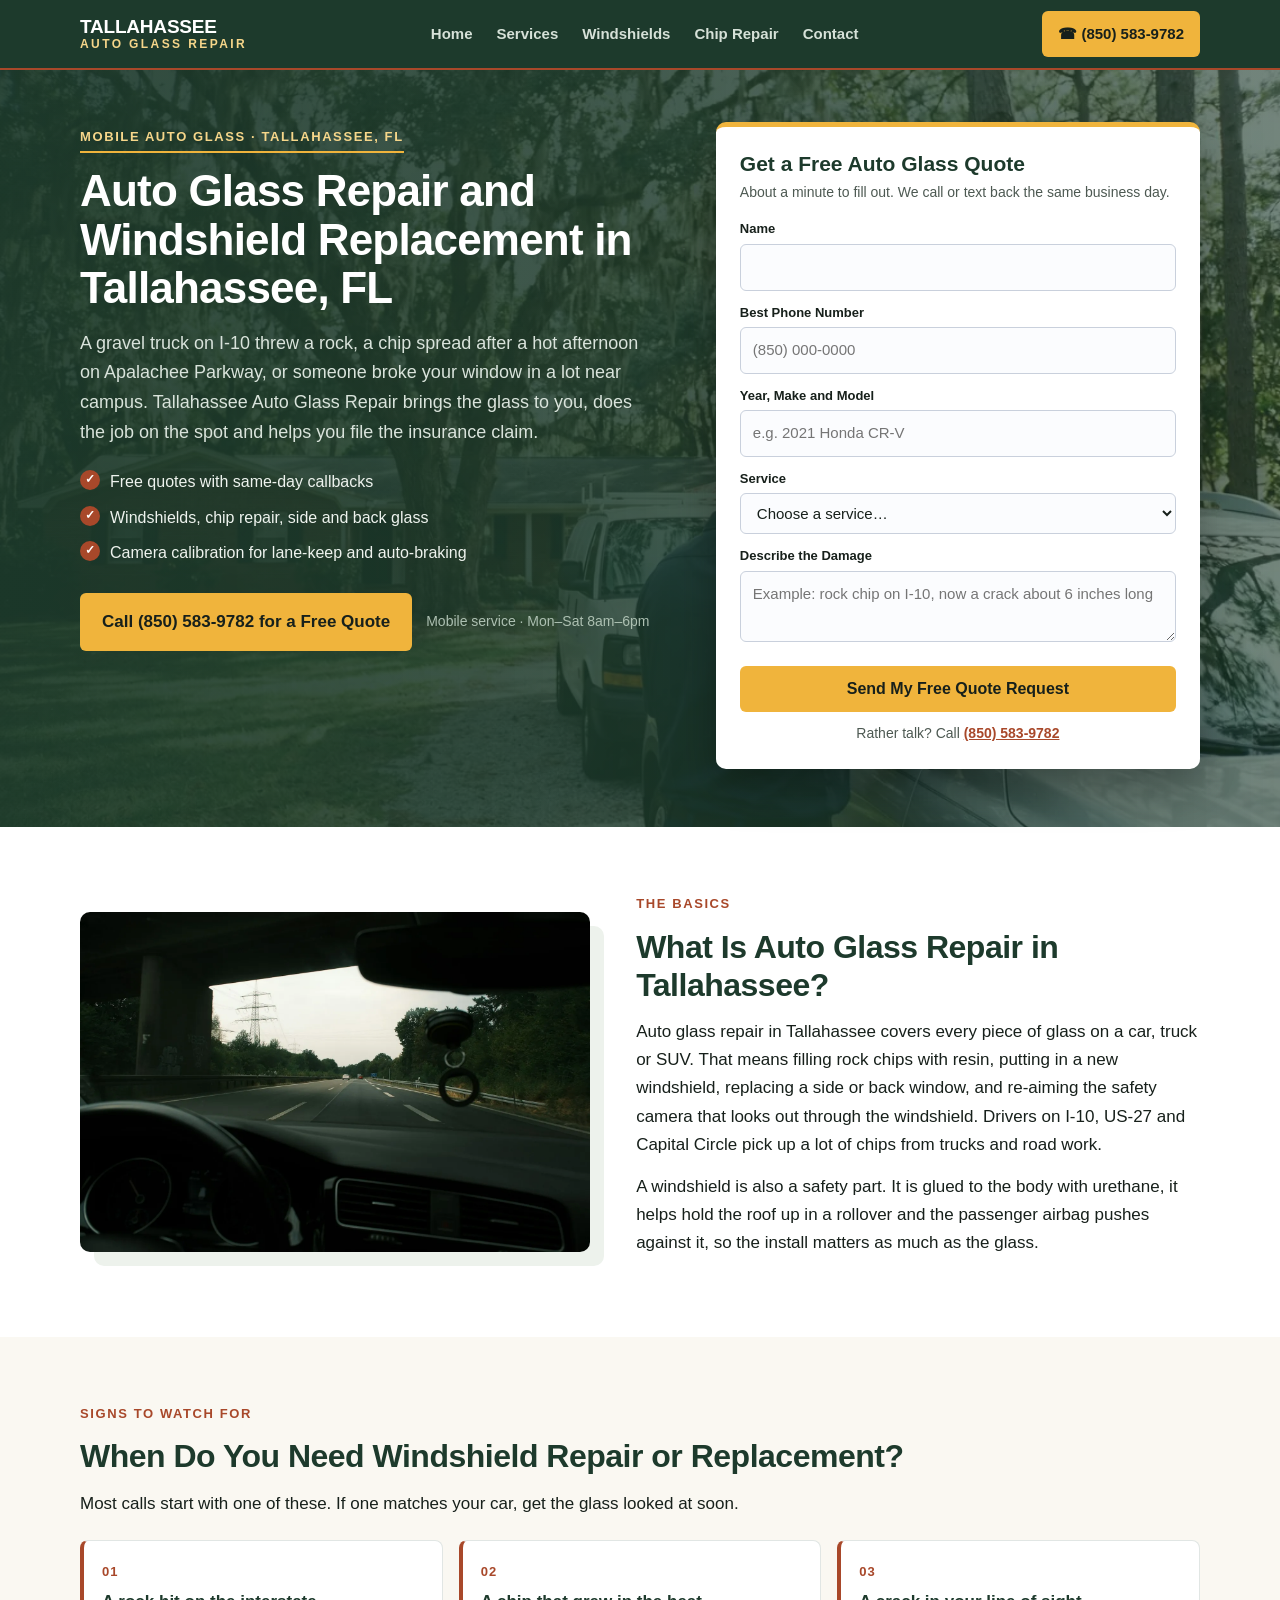
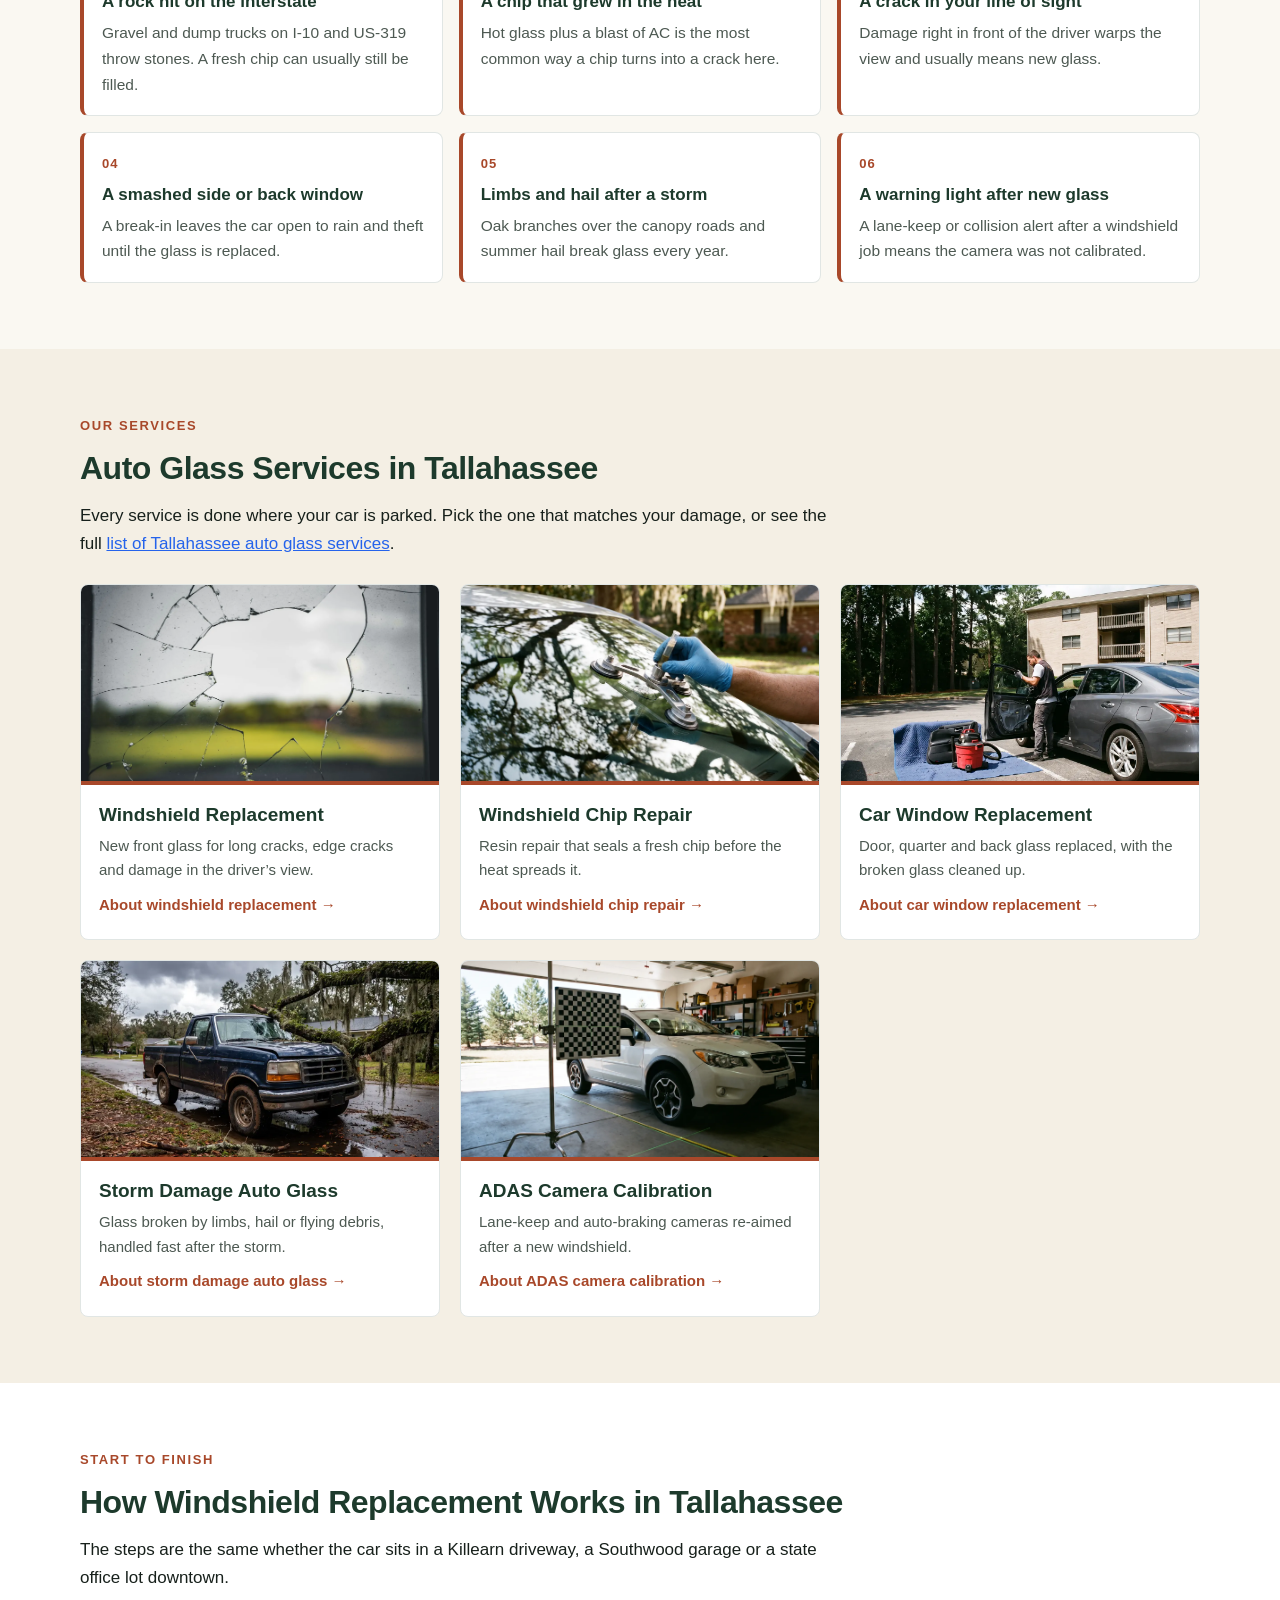
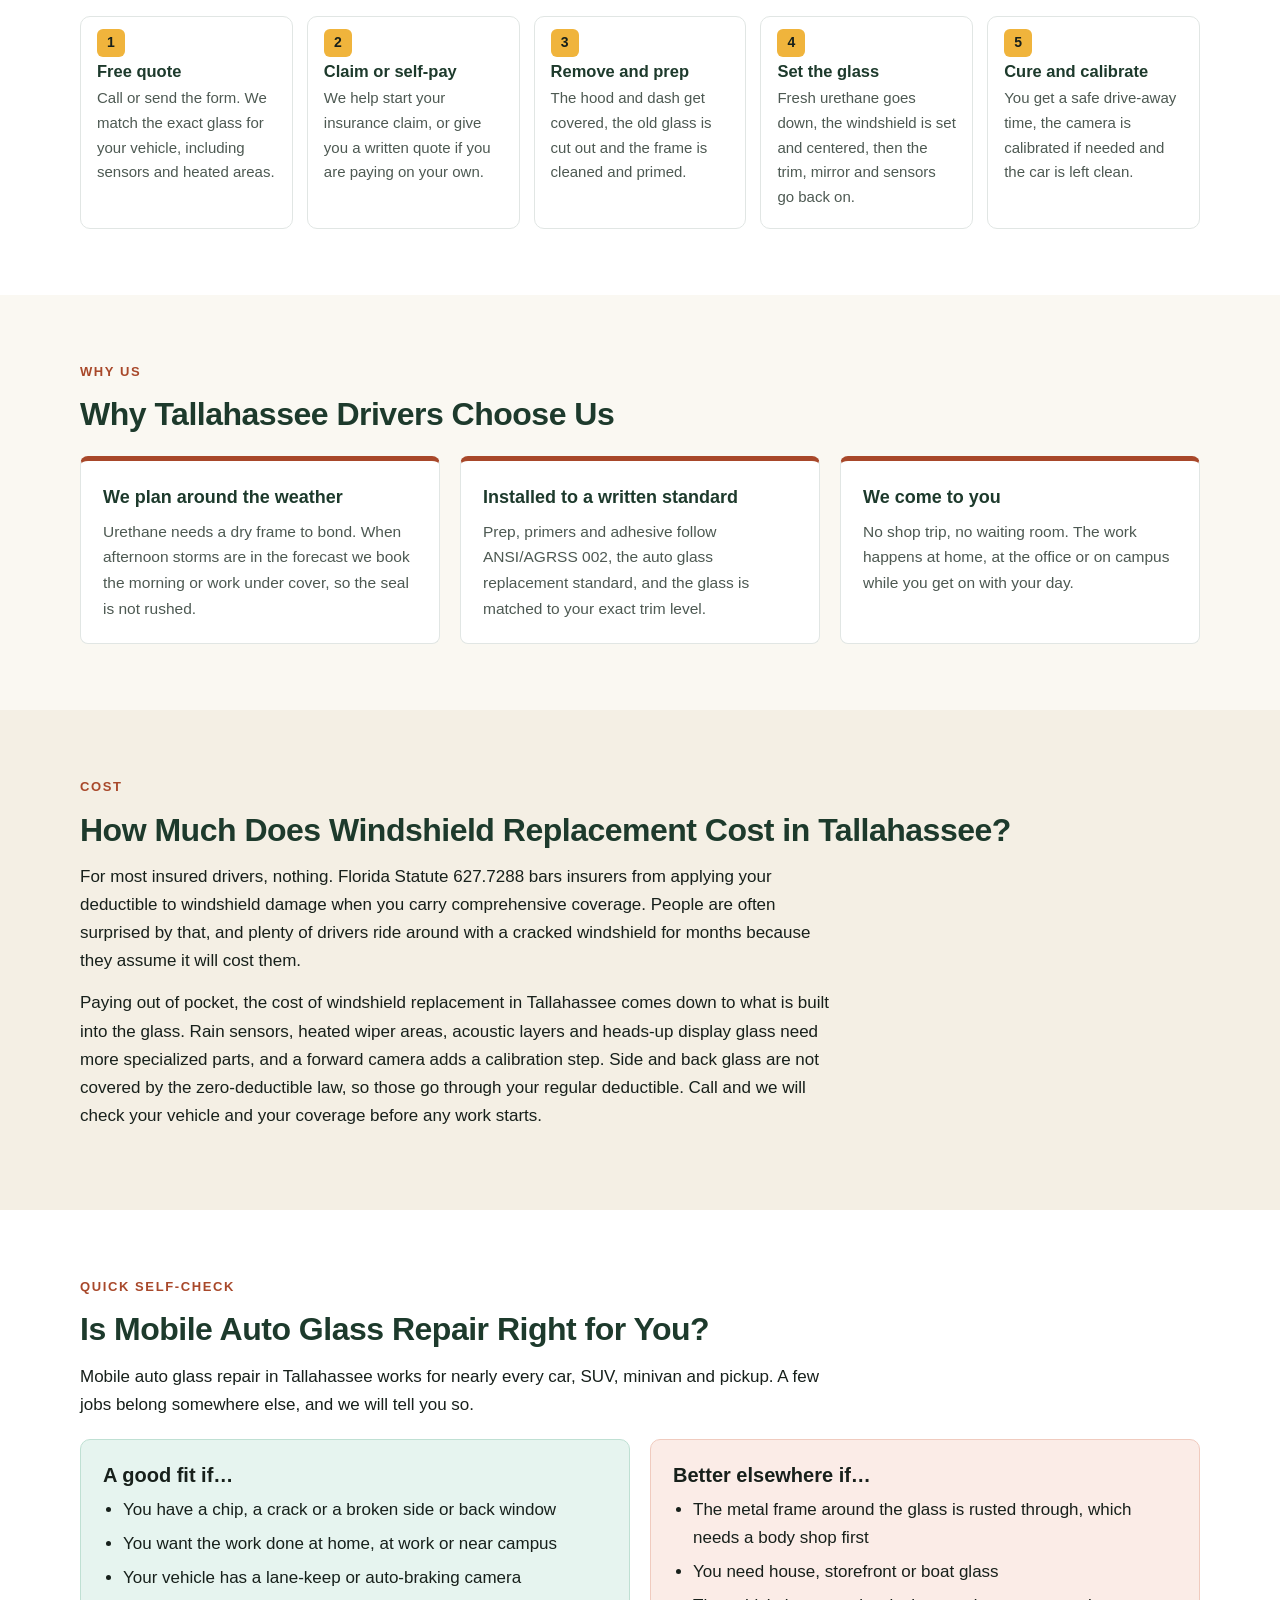
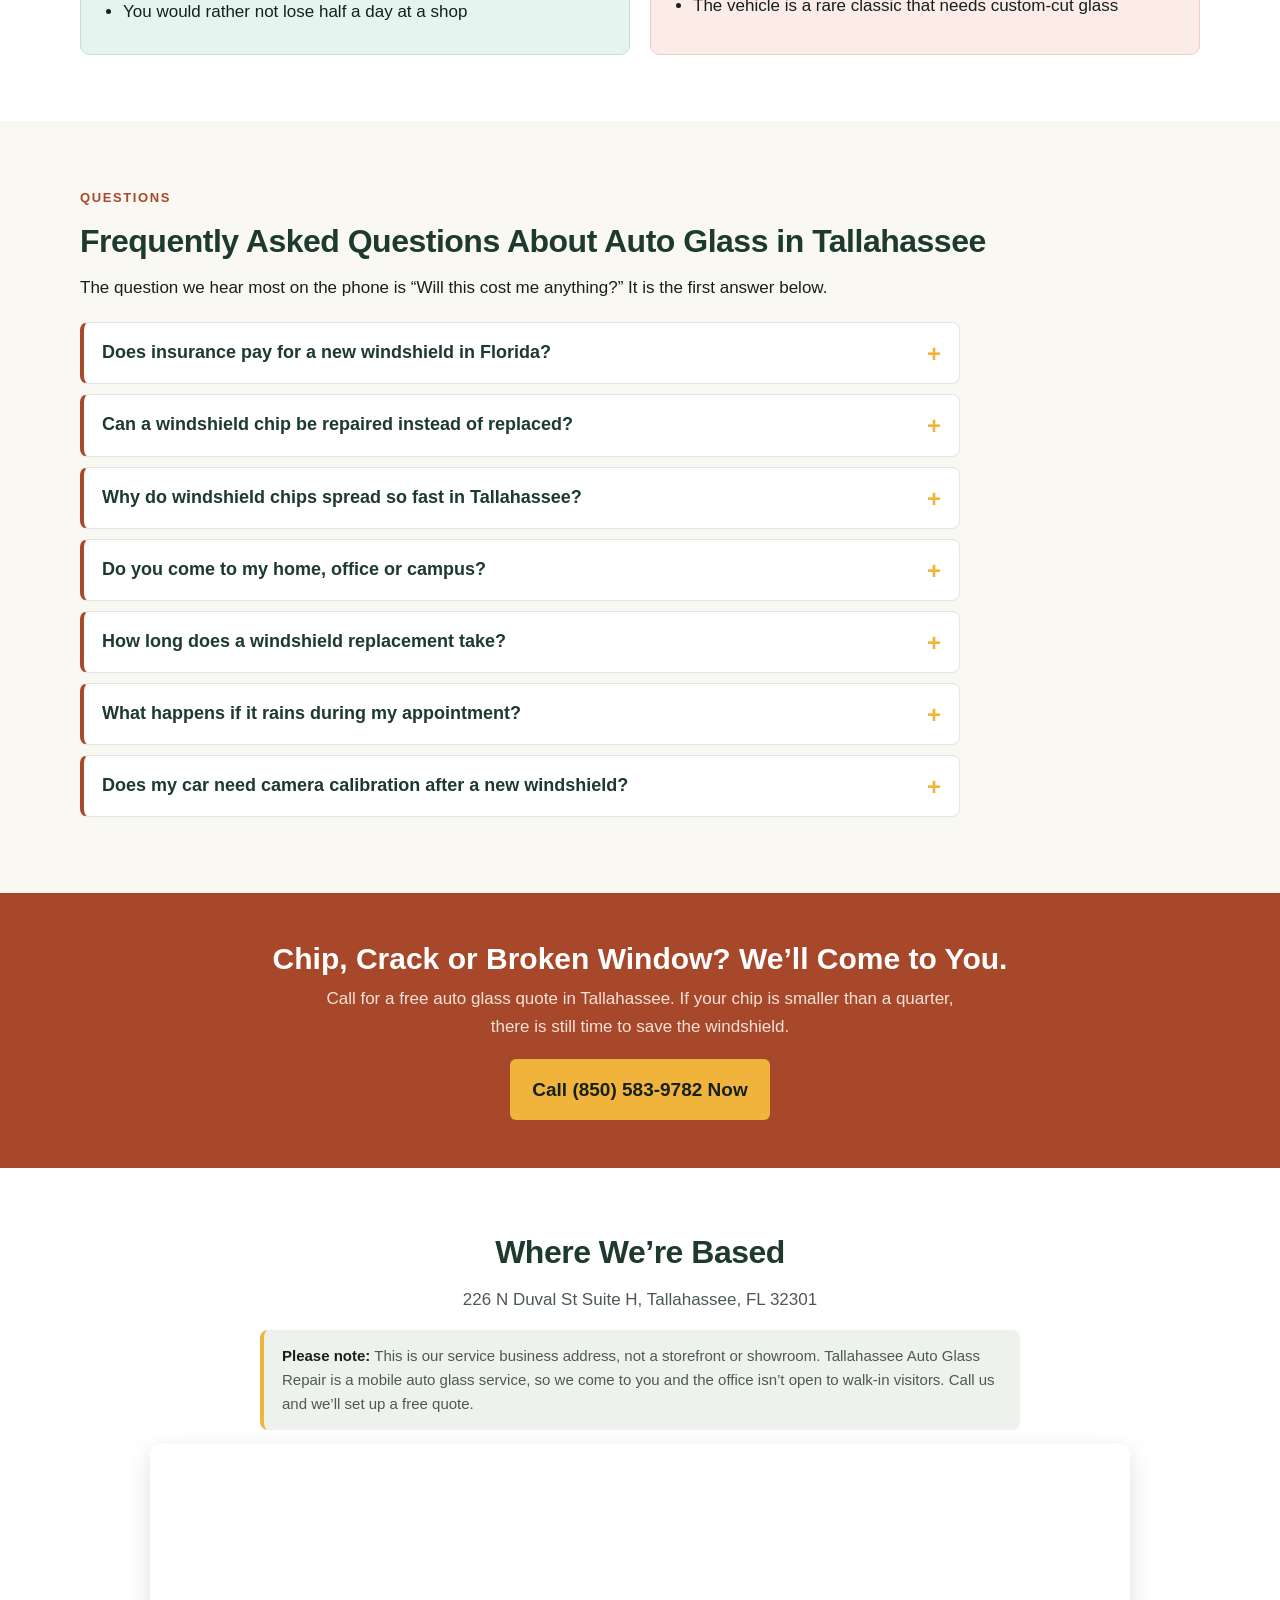
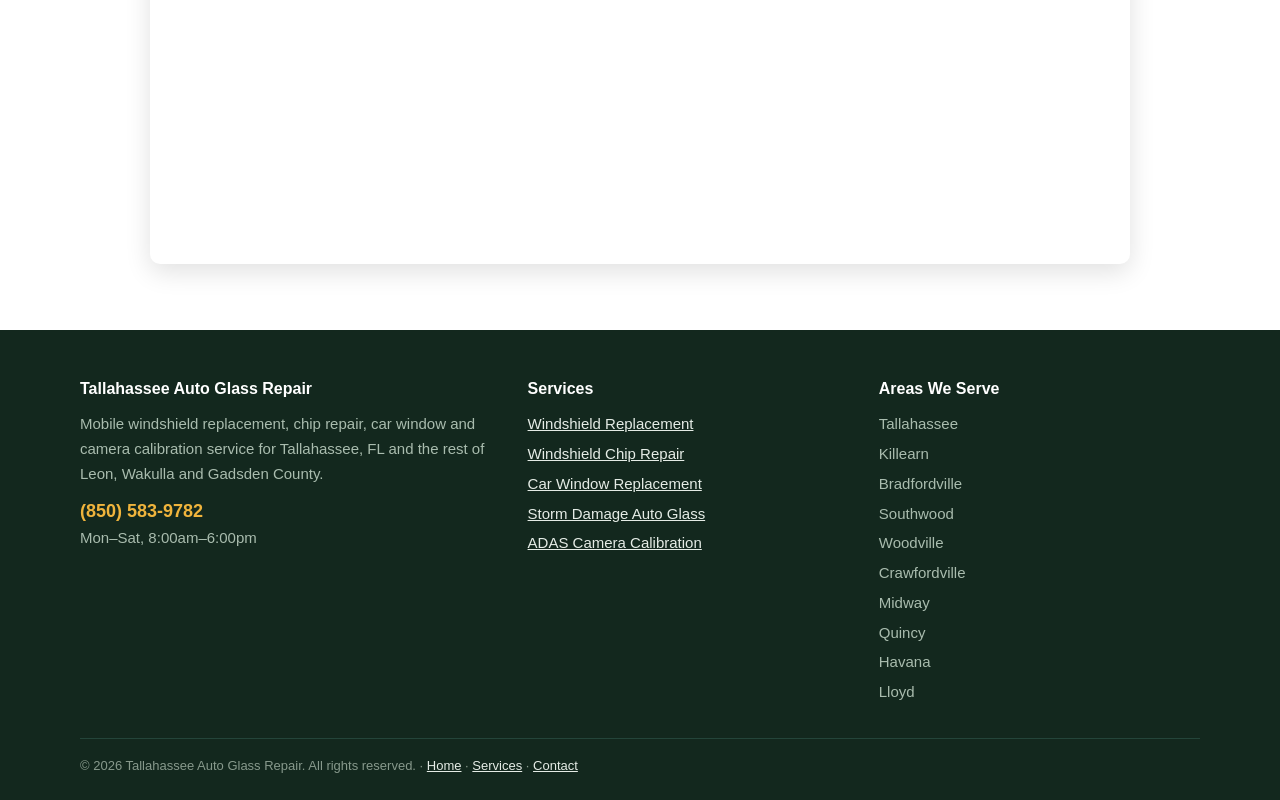
<file: index.html>
<!DOCTYPE html>
<html lang="en">
<head>
<meta charset="utf-8">
<meta name="viewport" content="width=device-width, initial-scale=1">
<title>Auto Glass Repair Tallahassee FL | Mobile Windshields</title>
<meta name="description" content="Auto glass repair and windshield replacement in Tallahassee, FL. Mobile chip repair, car windows and ADAS calibration at home or work. Free quotes.">
<link rel="canonical" href="https://www.autoglassrepairtallahassee.com/">
<meta property="og:title" content="Auto Glass Repair Tallahassee FL | Mobile Windshields">
<meta property="og:description" content="Auto glass repair and windshield replacement in Tallahassee, FL. Mobile chip repair, car windows and ADAS calibration at home or work. Free quotes.">
<meta property="og:type" content="website">
<meta property="og:url" content="https://www.autoglassrepairtallahassee.com/">
<meta property="og:image" content="https://www.autoglassrepairtallahassee.com/tallahassee-windshield-replacement-driveway.webp">
<link rel="stylesheet" href="styles.css">
<script type="application/ld+json">{
 "@context": "https://schema.org",
 "@type": "LocalBusiness",
 "name": "Tallahassee Auto Glass Repair",
 "telephone": "(850) 583-9782",
 "url": "https://www.autoglassrepairtallahassee.com/",
 "image": "https://www.autoglassrepairtallahassee.com/tallahassee-windshield-replacement-driveway.webp",
 "address": {
  "@type": "PostalAddress",
  "streetAddress": "226 N Duval St Suite H",
  "addressLocality": "Tallahassee",
  "addressRegion": "FL",
  "postalCode": "32301",
  "addressCountry": "US"
 },
 "areaServed": [
  "Tallahassee, FL",
  "Killearn, FL",
  "Bradfordville, FL",
  "Southwood, FL",
  "Woodville, FL",
  "Crawfordville, FL",
  "Midway, FL",
  "Quincy, FL",
  "Havana, FL",
  "Lloyd, FL"
 ],
 "description": "Mobile auto glass repair and windshield replacement in Tallahassee, FL",
 "openingHours": "Mo-Sa 08:00-18:00"
}</script>
<script type="application/ld+json">{
 "@context": "https://schema.org",
 "@type": "FAQPage",
 "mainEntity": [
  {
   "@type": "Question",
   "name": "Does insurance pay for a new windshield in Florida?",
   "acceptedAnswer": {
    "@type": "Answer",
    "text": "Usually, yes. If your policy has comprehensive coverage, Florida Statute 627.7288 says your deductible does not apply to windshield damage, so most drivers pay nothing out of pocket for a new windshield. Side windows and back glass are not part of that law and go through your regular deductible."
   }
  },
  {
   "@type": "Question",
   "name": "Can a windshield chip be repaired instead of replaced?",
   "acceptedAnswer": {
    "@type": "Answer",
    "text": "Often it can. A chip smaller than a quarter, or one crack shorter than about six inches, can usually be filled with resin as long as it is not at the edge of the glass or right in front of the driver. Tell us the size and where it sits and we will say which fix fits."
   }
  },
  {
   "@type": "Question",
   "name": "Why do windshield chips spread so fast in Tallahassee?",
   "acceptedAnswer": {
    "@type": "Answer",
    "text": "Heat is the usual cause. Glass that has baked in a parking lot all afternoon gets hit with cold air from the AC, and the uneven temperature pulls at the edges of the chip. Bumps on rough roads and slammed doors add more stress, so a chip left alone through a North Florida summer rarely stays small."
   }
  },
  {
   "@type": "Question",
   "name": "Do you come to my home, office or campus?",
   "acceptedAnswer": {
    "@type": "Answer",
    "text": "Yes. Tallahassee Auto Glass Repair is a mobile service, so the technician works in your driveway, an apartment lot or the lot at your job. The address on this site is a service office, not a shop where you drop the car off."
   }
  },
  {
   "@type": "Question",
   "name": "How long does a windshield replacement take?",
   "acceptedAnswer": {
    "@type": "Answer",
    "text": "The install takes about an hour. After that the urethane adhesive needs one to three hours before the car is safe to drive, depending on the product and the weather. A chip repair is much quicker, usually about 30 minutes."
   }
  },
  {
   "@type": "Question",
   "name": "What happens if it rains during my appointment?",
   "acceptedAnswer": {
    "@type": "Answer",
    "text": "The glass and the frame have to be dry for the adhesive to bond. Summer storms here usually roll in mid-afternoon, so we book morning slots when the forecast looks wet, or work under a carport, garage or parking deck."
   }
  },
  {
   "@type": "Question",
   "name": "Does my car need camera calibration after a new windshield?",
   "acceptedAnswer": {
    "@type": "Answer",
    "text": "If the vehicle has lane-keep assist, automatic emergency braking or adaptive cruise control, the camera behind the rearview mirror usually needs to be calibrated after the glass is replaced. We check for it when we give the quote."
   }
  }
 ]
}</script>
</head>
<body>
<!-- NAV -->
<header class="nav">
  <div class="wrap nav-in">
    <a class="brand" href="/">Tallahassee<span>Auto Glass Repair</span></a>
    <ul class="links">
      <li><a href="/">Home</a></li>
      <li><a href="services.html">Services</a></li>
      <li><a href="windshield-replacement-tallahassee.html">Windshields</a></li>
      <li><a href="windshield-chip-repair-tallahassee.html">Chip Repair</a></li>
      <li><a href="contact.html">Contact</a></li>
    </ul>
    <a class="nav-call" href="tel:+18505839782">&#9742; (850) 583-9782</a>
  </div>
</header>
<!-- HERO -->
<section class="hero" style="background:linear-gradient(90deg,rgba(29,58,44,0.93) 0%,rgba(29,58,44,0.84) 50%,rgba(29,58,44,0.62) 100%),url('tallahassee-windshield-replacement-driveway.webp') center/cover no-repeat;">
  <div class="wrap hero-grid">
    <div>
      <span class="tag">Mobile Auto Glass &middot; Tallahassee, FL</span>
      <h1>Auto Glass Repair and Windshield Replacement in Tallahassee, FL</h1>
      <p class="lead">A gravel truck on I-10 threw a rock, a chip spread after a hot afternoon on Apalachee Parkway, or someone broke your window in a lot near campus. Tallahassee Auto Glass Repair brings the glass to you, does the job on the spot and helps you file the insurance claim.</p>
      <ul class="hero-points"><li>Free quotes with same-day callbacks</li><li>Windshields, chip repair, side and back glass</li><li>Camera calibration for lane-keep and auto-braking</li></ul>
      <div class="call-big">
        <a class="btn btn-sun" href="tel:+18505839782">Call (850) 583-9782 for a Free Quote</a>
        <small>Mobile service &middot; Mon&ndash;Sat 8am&ndash;6pm</small>
      </div>
    </div>
    <div>
      <form class="quote" action="https://formspree.io/f/mbgodzez" method="POST">
        <h2>Get a Free Auto Glass Quote</h2>
        <p class="sub">About a minute to fill out. We call or text back the same business day.</p>
        <input type="hidden" name="_subject" value="New lead - Auto Glass Tallahassee (home)">
        <div class="field"><label for="q-name">Name</label><input id="q-name" name="name" type="text" autocomplete="name" required></div>
        <div class="field"><label for="q-phone">Best Phone Number</label><input id="q-phone" name="phone" type="tel" autocomplete="tel" placeholder="(850) 000-0000" required></div>
        <div class="field"><label for="q-vehicle">Year, Make and Model</label><input id="q-vehicle" name="vehicle" type="text" placeholder="e.g. 2021 Honda CR-V"></div>
        <div class="field"><label for="q-service">Service</label><select id="q-service" name="service"><option value="">Choose a service&hellip;</option><option>Windshield Replacement</option><option>Windshield Chip Repair</option><option>Car Window Replacement</option><option>Storm Damage Auto Glass</option><option>ADAS Camera Calibration</option><option>Something else / not sure</option></select></div>
        <div class="field"><label for="q-details">Describe the Damage</label><textarea id="q-details" name="details" placeholder="Example: rock chip on I-10, now a crack about 6 inches long"></textarea></div>
        <input type="text" name="_gotcha" style="display:none" tabindex="-1" autocomplete="off">
        <button type="submit">Send My Free Quote Request</button>
        <p class="alt">Rather talk? Call <a href="tel:+18505839782">(850) 583-9782</a></p>
      </form>
    </div>
  </div>
</section>

<!-- WHAT -->
<section class="sec alt">
  <div class="wrap two">
    <img src="highway-view-through-windshield.webp" alt="Driver view of the highway through a clean car windshield" loading="lazy" width="1200" height="800">
    <div>
      <p class="kicker">The basics</p>
      <h2>What Is Auto Glass Repair in Tallahassee?</h2>
      <p>Auto glass repair in Tallahassee covers every piece of glass on a car, truck or SUV. That means filling rock chips with resin, putting in a new windshield, replacing a side or back window, and re-aiming the safety camera that looks out through the windshield. Drivers on I-10, US-27 and Capital Circle pick up a lot of chips from trucks and road work.</p>
      <p>A windshield is also a safety part. It is glued to the body with urethane, it helps hold the roof up in a rollover and the passenger airbag pushes against it, so the install matters as much as the glass.</p>
    </div>
  </div>
</section>

<!-- WHEN -->
<section class="sec">
  <div class="wrap">
    <p class="kicker">Signs to watch for</p>
    <h2>When Do You Need Windshield Repair or Replacement?</h2>
    <p>Most calls start with one of these. If one matches your car, get the glass looked at soon.</p>
    <div class="signs"><div class="sign"><strong>A rock hit on the interstate</strong><p>Gravel and dump trucks on I-10 and US-319 throw stones. A fresh chip can usually still be filled.</p></div><div class="sign"><strong>A chip that grew in the heat</strong><p>Hot glass plus a blast of AC is the most common way a chip turns into a crack here.</p></div><div class="sign"><strong>A crack in your line of sight</strong><p>Damage right in front of the driver warps the view and usually means new glass.</p></div><div class="sign"><strong>A smashed side or back window</strong><p>A break-in leaves the car open to rain and theft until the glass is replaced.</p></div><div class="sign"><strong>Limbs and hail after a storm</strong><p>Oak branches over the canopy roads and summer hail break glass every year.</p></div><div class="sign"><strong>A warning light after new glass</strong><p>A lane-keep or collision alert after a windshield job means the camera was not calibrated.</p></div></div>
  </div>
</section>

<!-- SERVICES GRID -->
<section class="sec coq">
  <div class="wrap">
    <p class="kicker">Our services</p>
    <h2>Auto Glass Services in Tallahassee</h2>
    <p>Every service is done where your car is parked. Pick the one that matches your damage, or see the full <a class="body-link" href="services.html" style="color: #2563eb; text-decoration: underline;">list of Tallahassee auto glass services</a>.</p>
    <div class="cards"><a class="card" href="windshield-replacement-tallahassee.html"><img src="cracked-windshield-glass-spreading.webp" alt="Long crack spreading across windshield glass" loading="lazy" width="600" height="400"><div class="cb"><h3>Windshield Replacement</h3><p>New front glass for long cracks, edge cracks and damage in the driver&rsquo;s view.</p><span class="more">About windshield replacement &rarr;</span></div></a><a class="card" href="windshield-chip-repair-tallahassee.html"><img src="windshield-chip-repair-tool-live-oak.webp" alt="Windshield chip repair tool mounted over a rock chip" loading="lazy" width="600" height="400"><div class="cb"><h3>Windshield Chip Repair</h3><p>Resin repair that seals a fresh chip before the heat spreads it.</p><span class="more">About windshield chip repair &rarr;</span></div></a><a class="card" href="car-window-replacement-tallahassee.html"><img src="car-door-window-replacement-apartment-lot.webp" alt="Technician replacing a sedan door window in an apartment parking lot" loading="lazy" width="600" height="400"><div class="cb"><h3>Car Window Replacement</h3><p>Door, quarter and back glass replaced, with the broken glass cleaned up.</p><span class="more">About car window replacement &rarr;</span></div></a><a class="card" href="storm-damage-auto-glass-tallahassee.html"><img src="storm-damaged-windshield-fallen-oak-limb.webp" alt="Pickup truck windshield cracked by a fallen oak limb after a storm" loading="lazy" width="600" height="400"><div class="cb"><h3>Storm Damage Auto Glass</h3><p>Glass broken by limbs, hail or flying debris, handled fast after the storm.</p><span class="more">About storm damage auto glass &rarr;</span></div></a><a class="card" href="adas-calibration-tallahassee.html"><img src="adas-camera-calibration-target-garage.webp" alt="ADAS camera calibration target set up in front of an SUV in a garage" loading="lazy" width="600" height="400"><div class="cb"><h3>ADAS Camera Calibration</h3><p>Lane-keep and auto-braking cameras re-aimed after a new windshield.</p><span class="more">About ADAS camera calibration &rarr;</span></div></a></div>
  </div>
</section>

<!-- HOW -->
<section class="sec alt">
  <div class="wrap">
    <p class="kicker">Start to finish</p>
    <h2>How Windshield Replacement Works in Tallahassee</h2>
    <p>The steps are the same whether the car sits in a Killearn driveway, a Southwood garage or a state office lot downtown.</p>
    <ol class="steps">
      <li data-n="1"><strong>Free quote</strong><p>Call or send the form. We match the exact glass for your vehicle, including sensors and heated areas.</p></li>
      <li data-n="2"><strong>Claim or self-pay</strong><p>We help start your insurance claim, or give you a written quote if you are paying on your own.</p></li>
      <li data-n="3"><strong>Remove and prep</strong><p>The hood and dash get covered, the old glass is cut out and the frame is cleaned and primed.</p></li>
      <li data-n="4"><strong>Set the glass</strong><p>Fresh urethane goes down, the windshield is set and centered, then the trim, mirror and sensors go back on.</p></li>
      <li data-n="5"><strong>Cure and calibrate</strong><p>You get a safe drive-away time, the camera is calibrated if needed and the car is left clean.</p></li>
    </ol>
  </div>
</section>

<!-- WHY -->
<section class="sec">
  <div class="wrap">
    <p class="kicker">Why us</p>
    <h2>Why Tallahassee Drivers Choose Us</h2>
    <div class="why">
      <div><strong>We plan around the weather</strong><p>Urethane needs a dry frame to bond. When afternoon storms are in the forecast we book the morning or work under cover, so the seal is not rushed.</p></div>
      <div><strong>Installed to a written standard</strong><p>Prep, primers and adhesive follow ANSI/AGRSS 002, the auto glass replacement standard, and the glass is matched to your exact trim level.</p></div>
      <div><strong>We come to you</strong><p>No shop trip, no waiting room. The work happens at home, at the office or on campus while you get on with your day.</p></div>
    </div>
  </div>
</section>

<!-- COST -->
<section class="sec coq">
  <div class="wrap">
    <p class="kicker">Cost</p>
    <h2>How Much Does Windshield Replacement Cost in Tallahassee?</h2>
    <p>For most insured drivers, nothing. Florida Statute 627.7288 bars insurers from applying your deductible to windshield damage when you carry comprehensive coverage. People are often surprised by that, and plenty of drivers ride around with a cracked windshield for months because they assume it will cost them.</p>
    <p>Paying out of pocket, the cost of windshield replacement in Tallahassee comes down to what is built into the glass. Rain sensors, heated wiper areas, acoustic layers and heads-up display glass need more specialized parts, and a forward camera adds a calibration step. Side and back glass are not covered by the zero-deductible law, so those go through your regular deductible. Call and we will check your vehicle and your coverage before any work starts.</p>
  </div>
</section>

<!-- FIT -->
<section class="sec alt">
  <div class="wrap">
    <p class="kicker">Quick self-check</p>
    <h2>Is Mobile Auto Glass Repair Right for You?</h2>
    <p>Mobile auto glass repair in Tallahassee works for nearly every car, SUV, minivan and pickup. A few jobs belong somewhere else, and we will tell you so.</p>
    <div class="fit">
      <div class="yes"><h3>A good fit if&hellip;</h3><ul><li>You have a chip, a crack or a broken side or back window</li><li>You want the work done at home, at work or near campus</li><li>Your vehicle has a lane-keep or auto-braking camera</li><li>You would rather not lose half a day at a shop</li></ul></div>
      <div class="no"><h3>Better elsewhere if&hellip;</h3><ul><li>The metal frame around the glass is rusted through, which needs a body shop first</li><li>You need house, storefront or boat glass</li><li>The vehicle is a rare classic that needs custom-cut glass</li></ul></div>
    </div>
  </div>
</section>

<!-- FAQ -->
<section class="sec">
  <div class="wrap">
    <p class="kicker">Questions</p>
    <h2>Frequently Asked Questions About Auto Glass in Tallahassee</h2>
    <p>The question we hear most on the phone is &ldquo;Will this cost me anything?&rdquo; It is the first answer below.</p>
    <div class="faq"><details><summary><h3>Does insurance pay for a new windshield in Florida?</h3></summary><div class="ans"><p>Usually, yes. If your policy has comprehensive coverage, Florida Statute 627.7288 says your deductible does not apply to windshield damage, so most drivers pay nothing out of pocket for a new windshield. Side windows and back glass are not part of that law and go through your regular deductible.</p></div></details><details><summary><h3>Can a windshield chip be repaired instead of replaced?</h3></summary><div class="ans"><p>Often it can. A chip smaller than a quarter, or one crack shorter than about six inches, can usually be filled with resin as long as it is not at the edge of the glass or right in front of the driver. Tell us the size and where it sits and we will say which fix fits.</p></div></details><details><summary><h3>Why do windshield chips spread so fast in Tallahassee?</h3></summary><div class="ans"><p>Heat is the usual cause. Glass that has baked in a parking lot all afternoon gets hit with cold air from the AC, and the uneven temperature pulls at the edges of the chip. Bumps on rough roads and slammed doors add more stress, so a chip left alone through a North Florida summer rarely stays small.</p></div></details><details><summary><h3>Do you come to my home, office or campus?</h3></summary><div class="ans"><p>Yes. Tallahassee Auto Glass Repair is a mobile service, so the technician works in your driveway, an apartment lot or the lot at your job. The address on this site is a service office, not a shop where you drop the car off.</p></div></details><details><summary><h3>How long does a windshield replacement take?</h3></summary><div class="ans"><p>The install takes about an hour. After that the urethane adhesive needs one to three hours before the car is safe to drive, depending on the product and the weather. A chip repair is much quicker, usually about 30 minutes.</p></div></details><details><summary><h3>What happens if it rains during my appointment?</h3></summary><div class="ans"><p>The glass and the frame have to be dry for the adhesive to bond. Summer storms here usually roll in mid-afternoon, so we book morning slots when the forecast looks wet, or work under a carport, garage or parking deck.</p></div></details><details><summary><h3>Does my car need camera calibration after a new windshield?</h3></summary><div class="ans"><p>If the vehicle has lane-keep assist, automatic emergency braking or adaptive cruise control, the camera behind the rearview mirror usually needs to be calibrated after the glass is replaced. We check for it when we give the quote.</p></div></details></div>
  </div>
</section>
<!-- CTA -->
<section class="cta">
  <div class="wrap">
    <h2>Chip, Crack or Broken Window? We&rsquo;ll Come to You.</h2>
    <p>Call for a free auto glass quote in Tallahassee. If your chip is smaller than a quarter, there is still time to save the windshield.</p>
    <a class="btn btn-pine" href="tel:+18505839782">Call (850) 583-9782 Now</a>
  </div>
</section>

<!-- MAP / LOCATION -->
<section class="sec alt">
  <div class="wrap" style="text-align:center;">
    <h2>Where We&rsquo;re Based</h2>
    <p style="margin:0 auto 16px;color:var(--muted);">226 N Duval St Suite H, Tallahassee, FL 32301</p>
    <p class="note"><strong style="color:var(--ink);">Please note:</strong> This is our service business address, not a storefront or showroom. Tallahassee Auto Glass Repair is a mobile auto glass service, so we come to you and the office isn&rsquo;t open to walk-in visitors. Call us and we&rsquo;ll set up a free quote.</p>
    <div class="mapbox">
      <iframe title="Map to Tallahassee Auto Glass Repair service address, 226 N Duval St Suite H, Tallahassee, FL 32301" src="https://www.google.com/maps?q=226%20N%20Duval%20St%20Suite%20H%2C%20Tallahassee%2C%20FL%2032301&amp;output=embed" loading="lazy" referrerpolicy="no-referrer-when-downgrade" allowfullscreen></iframe>
    </div>
  </div>
</section>
<!-- FOOTER -->
<footer class="foot">
  <div class="wrap">
    <div class="foot-grid">
      <div>
        <h4>Tallahassee Auto Glass Repair</h4>
        <p>Mobile windshield replacement, chip repair, car window and camera calibration service for Tallahassee, FL and the rest of Leon, Wakulla and Gadsden County.</p>
        <p style="margin-top:10px;"><a class="tel" href="tel:+18505839782">(850) 583-9782</a></p>
        <p>Mon&ndash;Sat, 8:00am&ndash;6:00pm</p>
      </div>
      <div>
        <h4>Services</h4>
        <ul><li><a href="windshield-replacement-tallahassee.html">Windshield Replacement</a></li><li><a href="windshield-chip-repair-tallahassee.html">Windshield Chip Repair</a></li><li><a href="car-window-replacement-tallahassee.html">Car Window Replacement</a></li><li><a href="storm-damage-auto-glass-tallahassee.html">Storm Damage Auto Glass</a></li><li><a href="adas-calibration-tallahassee.html">ADAS Camera Calibration</a></li></ul>
      </div>
      <div>
        <h4>Areas We Serve</h4>
        <ul><li>Tallahassee</li><li>Killearn</li><li>Bradfordville</li><li>Southwood</li><li>Woodville</li><li>Crawfordville</li><li>Midway</li><li>Quincy</li><li>Havana</li><li>Lloyd</li></ul>
      </div>
    </div>
    <p class="copy">&copy; 2026 Tallahassee Auto Glass Repair. All rights reserved. &middot; <a href="/">Home</a> &middot; <a href="services.html">Services</a> &middot; <a href="contact.html">Contact</a></p>
  </div>
</footer>
</body>
</html>
</file>
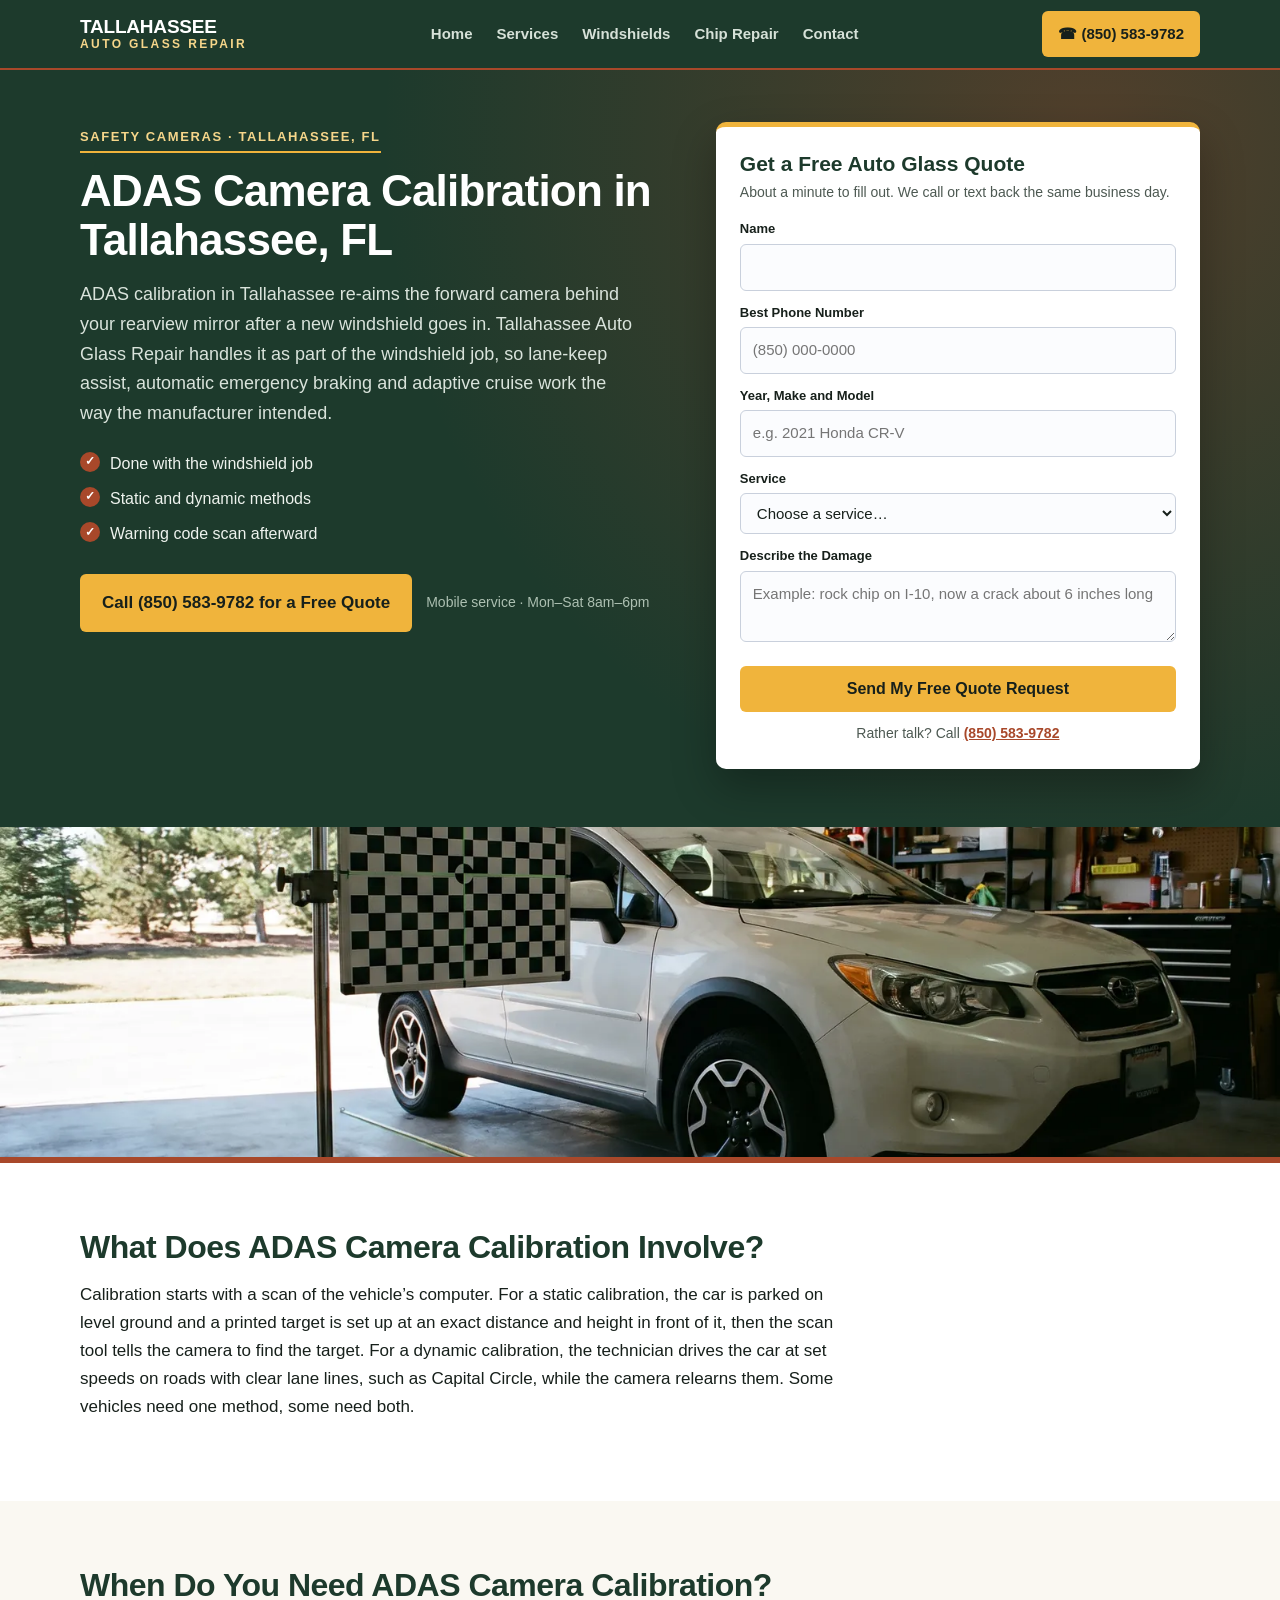
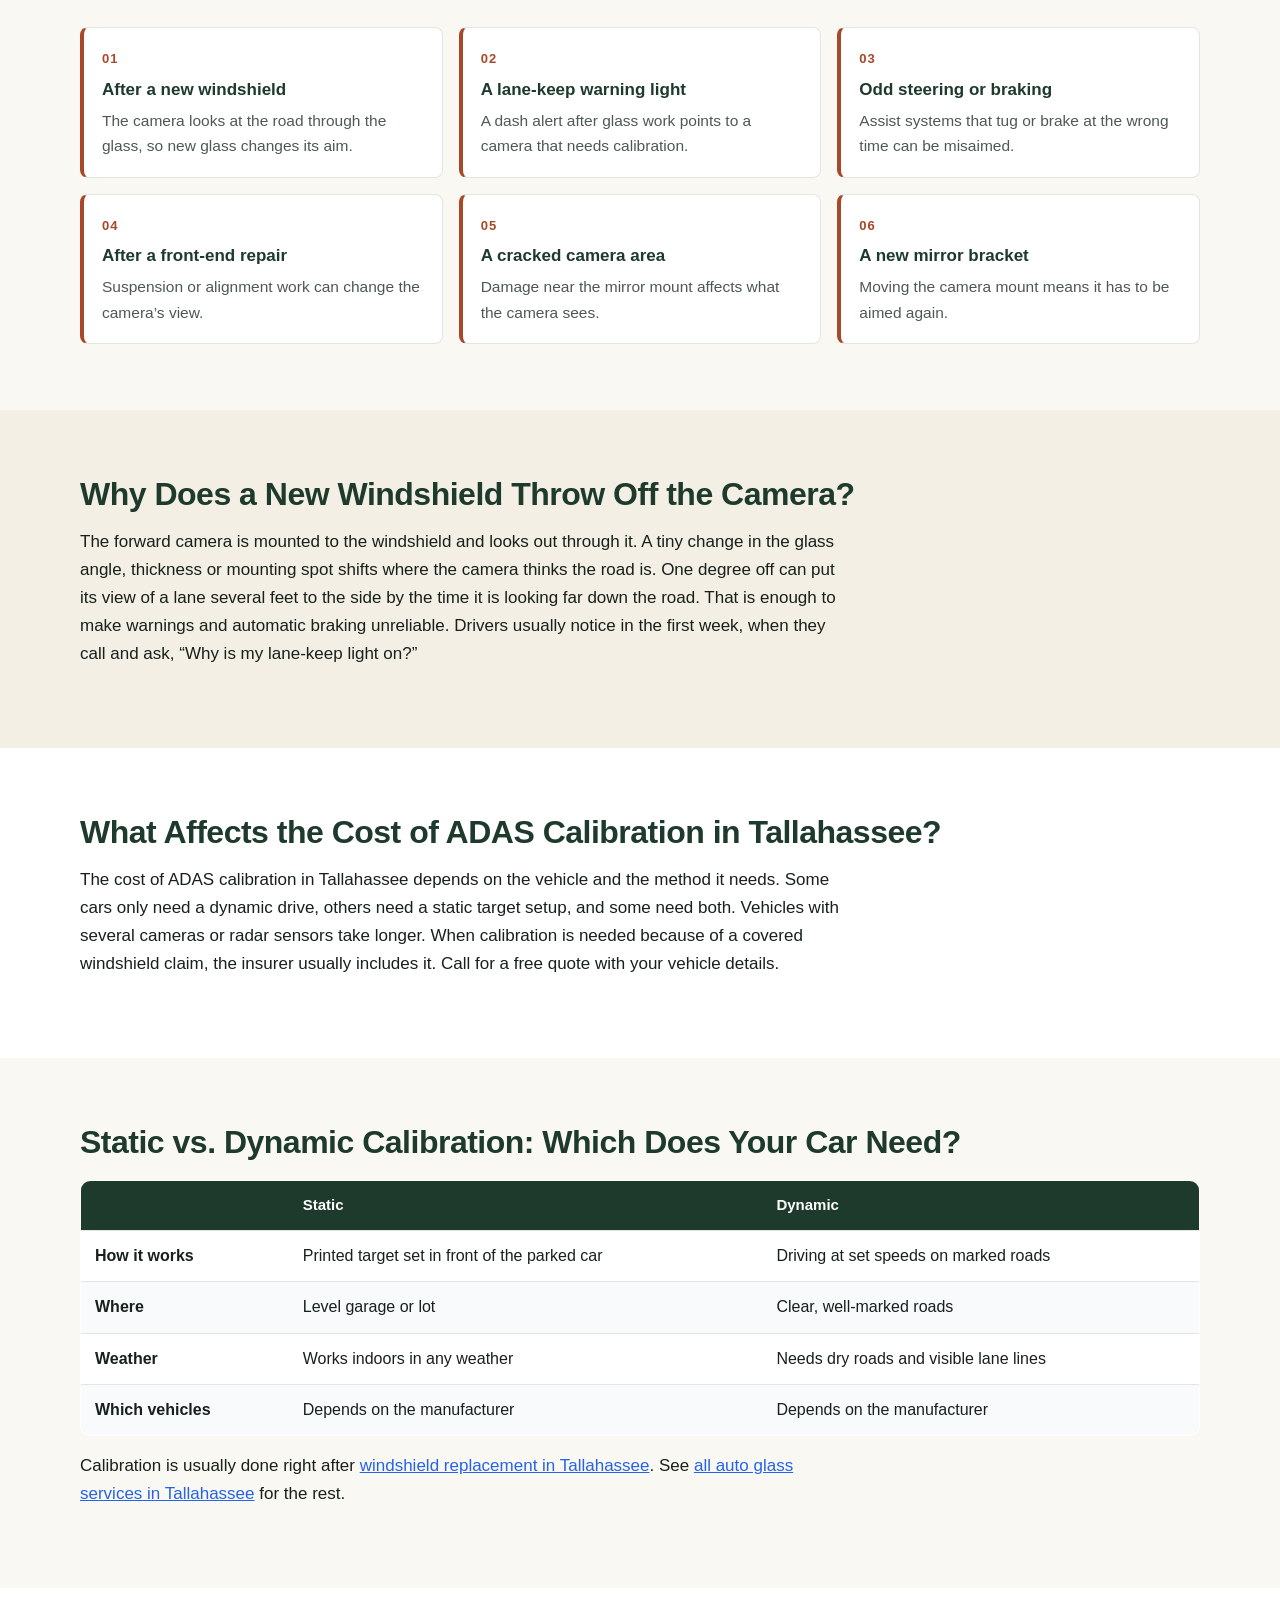
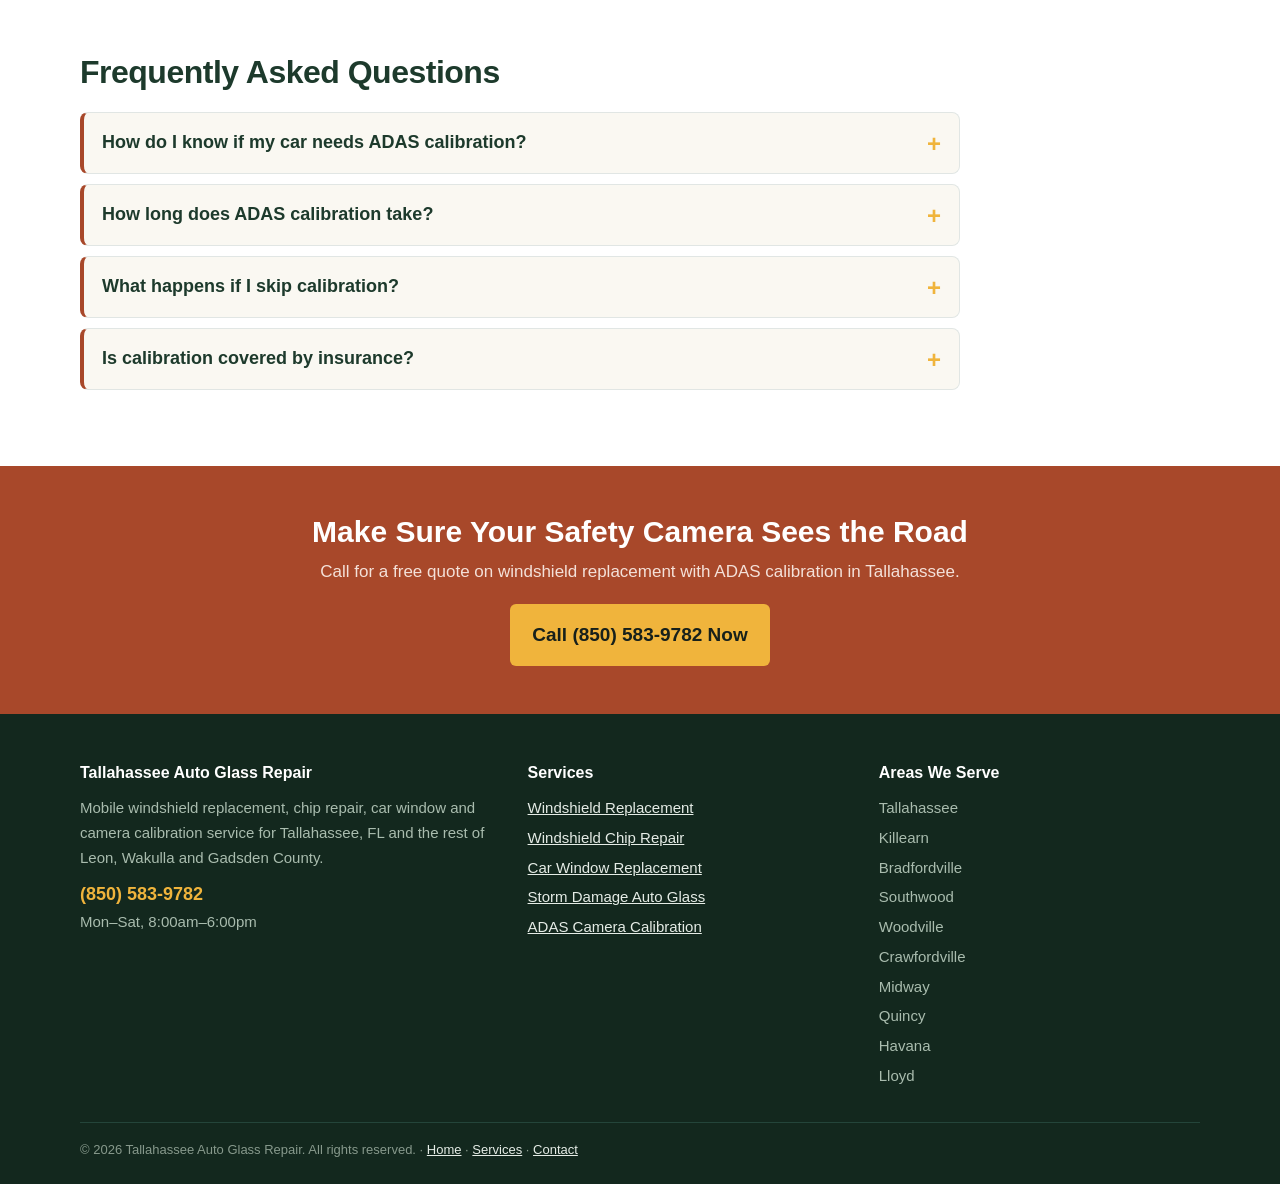
<file: adas-calibration-tallahassee.html>
<!DOCTYPE html>
<html lang="en">
<head>
<meta charset="utf-8">
<meta name="viewport" content="width=device-width, initial-scale=1">
<title>ADAS Calibration in Tallahassee, FL | Windshield Camera</title>
<meta name="description" content="ADAS camera calibration in Tallahassee, FL after windshield replacement. Lane-keep and auto-braking cameras aimed correctly at your home or office.">
<link rel="canonical" href="https://www.autoglassrepairtallahassee.com/adas-calibration-tallahassee.html">
<meta property="og:title" content="ADAS Calibration in Tallahassee, FL | Windshield Camera">
<meta property="og:description" content="ADAS camera calibration in Tallahassee, FL after windshield replacement. Lane-keep and auto-braking cameras aimed correctly at your home or office.">
<meta property="og:type" content="website">
<meta property="og:url" content="https://www.autoglassrepairtallahassee.com/adas-calibration-tallahassee.html">
<meta property="og:image" content="https://www.autoglassrepairtallahassee.com/adas-camera-calibration-target-garage.webp">
<link rel="stylesheet" href="styles.css">
<script type="application/ld+json">{
 "@context": "https://schema.org",
 "@type": "LocalBusiness",
 "name": "Tallahassee Auto Glass Repair",
 "telephone": "(850) 583-9782",
 "url": "https://www.autoglassrepairtallahassee.com/",
 "image": "https://www.autoglassrepairtallahassee.com/tallahassee-windshield-replacement-driveway.webp",
 "address": {
  "@type": "PostalAddress",
  "streetAddress": "226 N Duval St Suite H",
  "addressLocality": "Tallahassee",
  "addressRegion": "FL",
  "postalCode": "32301",
  "addressCountry": "US"
 },
 "areaServed": [
  "Tallahassee, FL",
  "Killearn, FL",
  "Bradfordville, FL",
  "Southwood, FL",
  "Woodville, FL",
  "Crawfordville, FL",
  "Midway, FL",
  "Quincy, FL",
  "Havana, FL",
  "Lloyd, FL"
 ],
 "description": "ADAS Camera Calibration in Tallahassee, FL",
 "openingHours": "Mo-Sa 08:00-18:00"
}</script>
<script type="application/ld+json">{
 "@context": "https://schema.org",
 "@type": "FAQPage",
 "mainEntity": [
  {
   "@type": "Question",
   "name": "How do I know if my car needs ADAS calibration?",
   "acceptedAnswer": {
    "@type": "Answer",
    "text": "If your vehicle has lane-keep assist, lane departure warning, automatic emergency braking or adaptive cruise, and the camera sits behind the rearview mirror, it almost always needs calibration after a new windshield. We check by VIN when we quote."
   }
  },
  {
   "@type": "Question",
   "name": "How long does ADAS calibration take?",
   "acceptedAnswer": {
    "@type": "Answer",
    "text": "Most calibrations take 30 minutes to an hour after the windshield is installed. Dynamic calibrations also depend on traffic and road conditions."
   }
  },
  {
   "@type": "Question",
   "name": "What happens if I skip calibration?",
   "acceptedAnswer": {
    "@type": "Answer",
    "text": "The safety systems may work poorly or not at all. Warnings can come late, the car may brake for no reason, or lane-keep can steer you toward the line instead of away from it. Having the car brake hard for nothing on Thomasville Road is unnerving."
   }
  },
  {
   "@type": "Question",
   "name": "Is calibration covered by insurance?",
   "acceptedAnswer": {
    "@type": "Answer",
    "text": "When the windshield is replaced under a covered claim and the vehicle requires calibration, most insurers include it. We confirm with your insurer before the work."
   }
  }
 ]
}</script>
</head>
<body>
<!-- NAV -->
<header class="nav">
  <div class="wrap nav-in">
    <a class="brand" href="/">Tallahassee<span>Auto Glass Repair</span></a>
    <ul class="links">
      <li><a href="/">Home</a></li>
      <li><a href="services.html">Services</a></li>
      <li><a href="windshield-replacement-tallahassee.html">Windshields</a></li>
      <li><a href="windshield-chip-repair-tallahassee.html">Chip Repair</a></li>
      <li><a href="contact.html">Contact</a></li>
    </ul>
    <a class="nav-call" href="tel:+18505839782">&#9742; (850) 583-9782</a>
  </div>
</header>
<!-- HERO -->
<section class="hero">
  <div class="wrap hero-grid">
    <div>
      <span class="tag">Safety Cameras &middot; Tallahassee, FL</span>
      <h1>ADAS Camera Calibration in Tallahassee, FL</h1>
      <p class="lead">ADAS calibration in Tallahassee re-aims the forward camera behind your rearview mirror after a new windshield goes in. Tallahassee Auto Glass Repair handles it as part of the windshield job, so lane-keep assist, automatic emergency braking and adaptive cruise work the way the manufacturer intended.</p>
      <ul class="hero-points"><li>Done with the windshield job</li><li>Static and dynamic methods</li><li>Warning code scan afterward</li></ul>
      <div class="call-big">
        <a class="btn btn-sun" href="tel:+18505839782">Call (850) 583-9782 for a Free Quote</a>
        <small>Mobile service &middot; Mon&ndash;Sat 8am&ndash;6pm</small>
      </div>
    </div>
    <div>
      <form class="quote" action="https://formspree.io/f/mbgodzez" method="POST">
        <h2>Get a Free Auto Glass Quote</h2>
        <p class="sub">About a minute to fill out. We call or text back the same business day.</p>
        <input type="hidden" name="_subject" value="New lead - Auto Glass Tallahassee (ADAS Camera Calibration)">
        <div class="field"><label for="q-name">Name</label><input id="q-name" name="name" type="text" autocomplete="name" required></div>
        <div class="field"><label for="q-phone">Best Phone Number</label><input id="q-phone" name="phone" type="tel" autocomplete="tel" placeholder="(850) 000-0000" required></div>
        <div class="field"><label for="q-vehicle">Year, Make and Model</label><input id="q-vehicle" name="vehicle" type="text" placeholder="e.g. 2021 Honda CR-V"></div>
        <div class="field"><label for="q-service">Service</label><select id="q-service" name="service"><option value="">Choose a service&hellip;</option><option>Windshield Replacement</option><option>Windshield Chip Repair</option><option>Car Window Replacement</option><option>Storm Damage Auto Glass</option><option>ADAS Camera Calibration</option><option>Something else / not sure</option></select></div>
        <div class="field"><label for="q-details">Describe the Damage</label><textarea id="q-details" name="details" placeholder="Example: rock chip on I-10, now a crack about 6 inches long"></textarea></div>
        <input type="text" name="_gotcha" style="display:none" tabindex="-1" autocomplete="off">
        <button type="submit">Send My Free Quote Request</button>
        <p class="alt">Rather talk? Call <a href="tel:+18505839782">(850) 583-9782</a></p>
      </form>
    </div>
  </div>
</section>
<div class="band short"><img src="adas-camera-calibration-target-garage.webp" alt="ADAS calibration target in front of an SUV with a new windshield" width="1600" height="900"></div>

<section class="sec alt">
  <div class="wrap">
    <h2>What Does ADAS Camera Calibration Involve?</h2>
    <p>Calibration starts with a scan of the vehicle&rsquo;s computer. For a static calibration, the car is parked on level ground and a printed target is set up at an exact distance and height in front of it, then the scan tool tells the camera to find the target. For a dynamic calibration, the technician drives the car at set speeds on roads with clear lane lines, such as Capital Circle, while the camera relearns them. Some vehicles need one method, some need both.</p>
  </div>
</section>

<section class="sec">
  <div class="wrap">
    <h2>When Do You Need ADAS Camera Calibration?</h2>
    <div class="signs"><div class="sign"><strong>After a new windshield</strong><p>The camera looks at the road through the glass, so new glass changes its aim.</p></div><div class="sign"><strong>A lane-keep warning light</strong><p>A dash alert after glass work points to a camera that needs calibration.</p></div><div class="sign"><strong>Odd steering or braking</strong><p>Assist systems that tug or brake at the wrong time can be misaimed.</p></div><div class="sign"><strong>After a front-end repair</strong><p>Suspension or alignment work can change the camera&rsquo;s view.</p></div><div class="sign"><strong>A cracked camera area</strong><p>Damage near the mirror mount affects what the camera sees.</p></div><div class="sign"><strong>A new mirror bracket</strong><p>Moving the camera mount means it has to be aimed again.</p></div></div>
  </div>
</section>

<section class="sec coq">
  <div class="wrap">
    <h2>Why Does a New Windshield Throw Off the Camera?</h2>
    <p>The forward camera is mounted to the windshield and looks out through it. A tiny change in the glass angle, thickness or mounting spot shifts where the camera thinks the road is. One degree off can put its view of a lane several feet to the side by the time it is looking far down the road. That is enough to make warnings and automatic braking unreliable. Drivers usually notice in the first week, when they call and ask, &ldquo;Why is my lane-keep light on?&rdquo;</p>
  </div>
</section>

<section class="sec alt">
  <div class="wrap">
    <h2>What Affects the Cost of ADAS Calibration in Tallahassee?</h2>
    <p>The cost of ADAS calibration in Tallahassee depends on the vehicle and the method it needs. Some cars only need a dynamic drive, others need a static target setup, and some need both. Vehicles with several cameras or radar sensors take longer. When calibration is needed because of a covered windshield claim, the insurer usually includes it. Call for a free quote with your vehicle details.</p>
  </div>
</section>

<section class="sec">
  <div class="wrap">
    <h2>Static vs. Dynamic Calibration: Which Does Your Car Need?</h2>
    <table class="cmp"><thead><tr><th></th><th>Static</th><th>Dynamic</th></tr></thead><tbody><tr><td><strong>How it works</strong></td><td>Printed target set in front of the parked car</td><td>Driving at set speeds on marked roads</td></tr><tr><td><strong>Where</strong></td><td>Level garage or lot</td><td>Clear, well-marked roads</td></tr><tr><td><strong>Weather</strong></td><td>Works indoors in any weather</td><td>Needs dry roads and visible lane lines</td></tr><tr><td><strong>Which vehicles</strong></td><td>Depends on the manufacturer</td><td>Depends on the manufacturer</td></tr></tbody></table>
    <p style="margin-top:16px;">Calibration is usually done right after <a class="body-link" href="windshield-replacement-tallahassee.html" style="color: #2563eb; text-decoration: underline;">windshield replacement in Tallahassee</a>. See <a class="body-link" href="services.html" style="color: #2563eb; text-decoration: underline;">all auto glass services in Tallahassee</a> for the rest.</p>
  </div>
</section>

<section class="sec alt">
  <div class="wrap">
    <h2>Frequently Asked Questions</h2>
    <div class="faq"><details><summary><h3>How do I know if my car needs ADAS calibration?</h3></summary><div class="ans"><p>If your vehicle has lane-keep assist, lane departure warning, automatic emergency braking or adaptive cruise, and the camera sits behind the rearview mirror, it almost always needs calibration after a new windshield. We check by VIN when we quote.</p></div></details><details><summary><h3>How long does ADAS calibration take?</h3></summary><div class="ans"><p>Most calibrations take 30 minutes to an hour after the windshield is installed. Dynamic calibrations also depend on traffic and road conditions.</p></div></details><details><summary><h3>What happens if I skip calibration?</h3></summary><div class="ans"><p>The safety systems may work poorly or not at all. Warnings can come late, the car may brake for no reason, or lane-keep can steer you toward the line instead of away from it. Having the car brake hard for nothing on Thomasville Road is unnerving.</p></div></details><details><summary><h3>Is calibration covered by insurance?</h3></summary><div class="ans"><p>When the windshield is replaced under a covered claim and the vehicle requires calibration, most insurers include it. We confirm with your insurer before the work.</p></div></details></div>
  </div>
</section>
<!-- CTA -->
<section class="cta">
  <div class="wrap">
    <h2>Make Sure Your Safety Camera Sees the Road</h2>
    <p>Call for a free quote on windshield replacement with ADAS calibration in Tallahassee.</p>
    <a class="btn btn-pine" href="tel:+18505839782">Call (850) 583-9782 Now</a>
  </div>
</section>
<!-- FOOTER -->
<footer class="foot">
  <div class="wrap">
    <div class="foot-grid">
      <div>
        <h4>Tallahassee Auto Glass Repair</h4>
        <p>Mobile windshield replacement, chip repair, car window and camera calibration service for Tallahassee, FL and the rest of Leon, Wakulla and Gadsden County.</p>
        <p style="margin-top:10px;"><a class="tel" href="tel:+18505839782">(850) 583-9782</a></p>
        <p>Mon&ndash;Sat, 8:00am&ndash;6:00pm</p>
      </div>
      <div>
        <h4>Services</h4>
        <ul><li><a href="windshield-replacement-tallahassee.html">Windshield Replacement</a></li><li><a href="windshield-chip-repair-tallahassee.html">Windshield Chip Repair</a></li><li><a href="car-window-replacement-tallahassee.html">Car Window Replacement</a></li><li><a href="storm-damage-auto-glass-tallahassee.html">Storm Damage Auto Glass</a></li><li><a href="adas-calibration-tallahassee.html">ADAS Camera Calibration</a></li></ul>
      </div>
      <div>
        <h4>Areas We Serve</h4>
        <ul><li>Tallahassee</li><li>Killearn</li><li>Bradfordville</li><li>Southwood</li><li>Woodville</li><li>Crawfordville</li><li>Midway</li><li>Quincy</li><li>Havana</li><li>Lloyd</li></ul>
      </div>
    </div>
    <p class="copy">&copy; 2026 Tallahassee Auto Glass Repair. All rights reserved. &middot; <a href="/">Home</a> &middot; <a href="services.html">Services</a> &middot; <a href="contact.html">Contact</a></p>
  </div>
</footer>
</body>
</html>
</file>
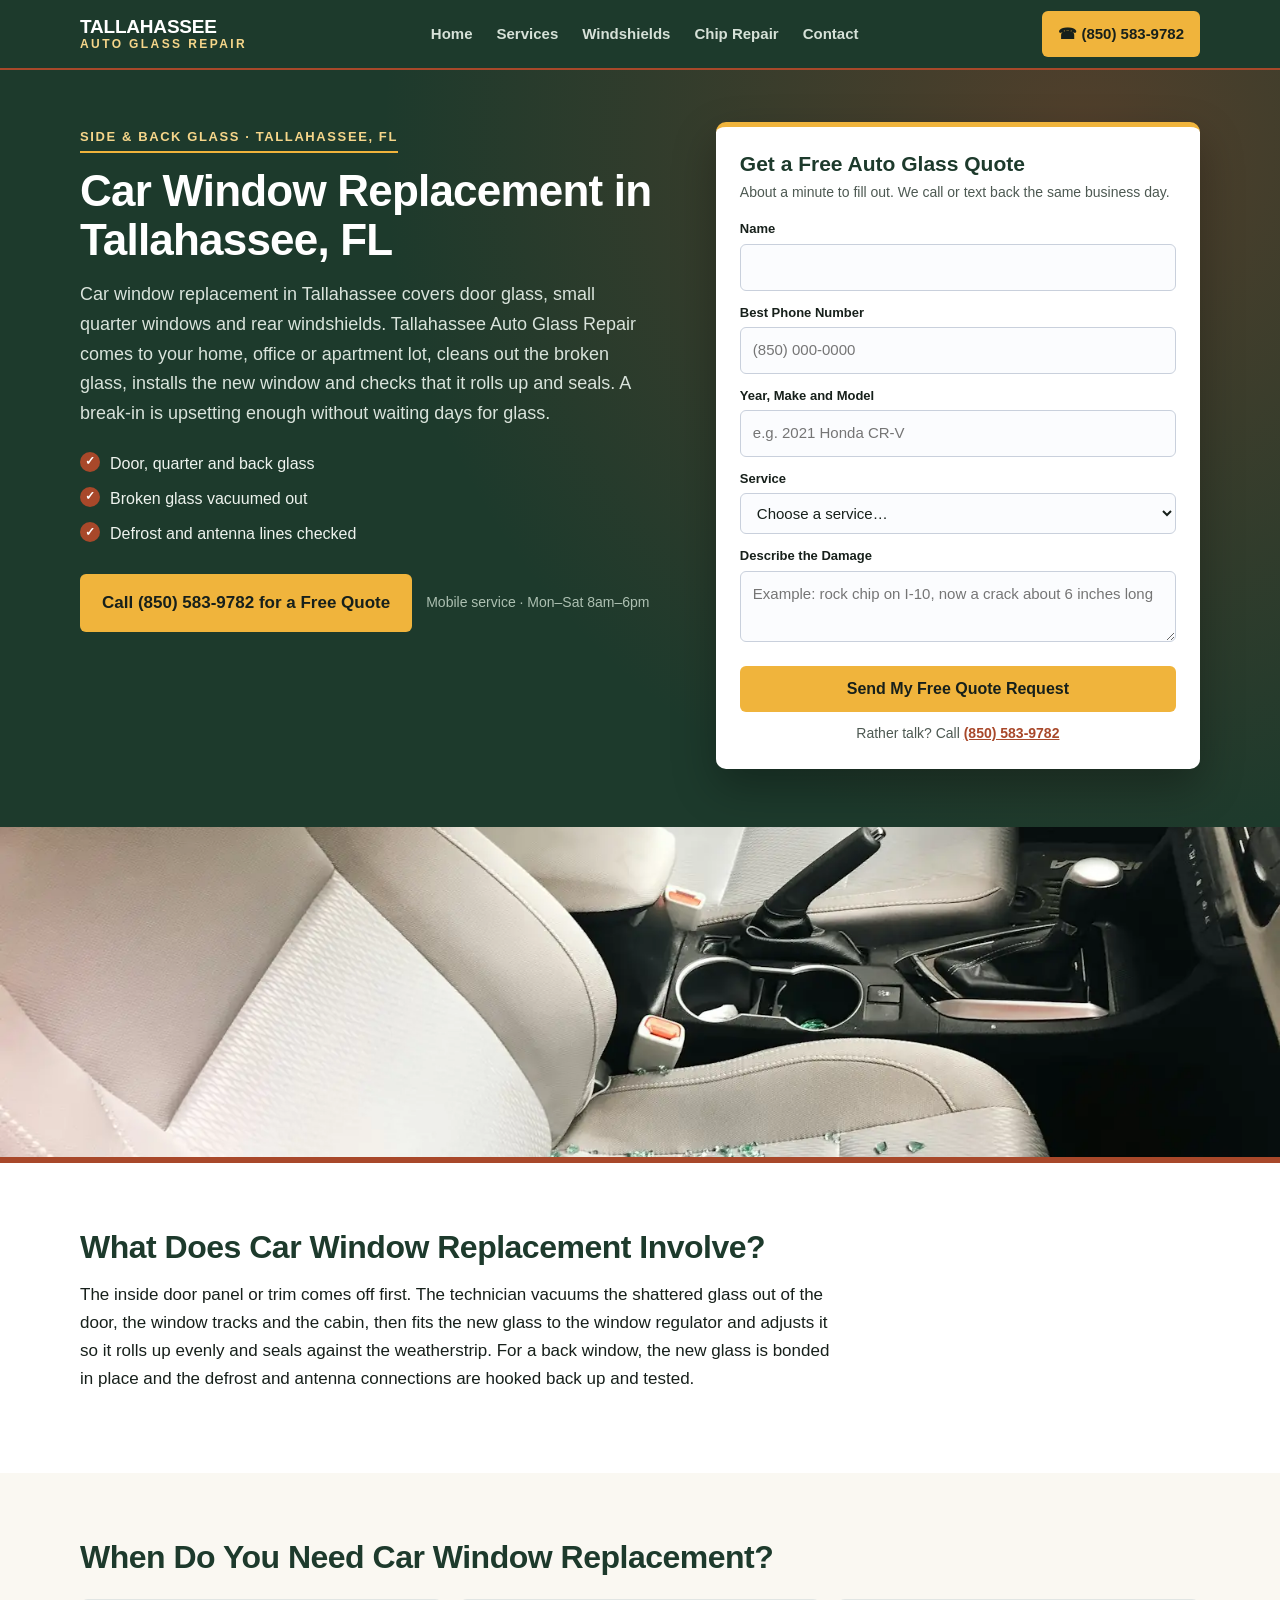
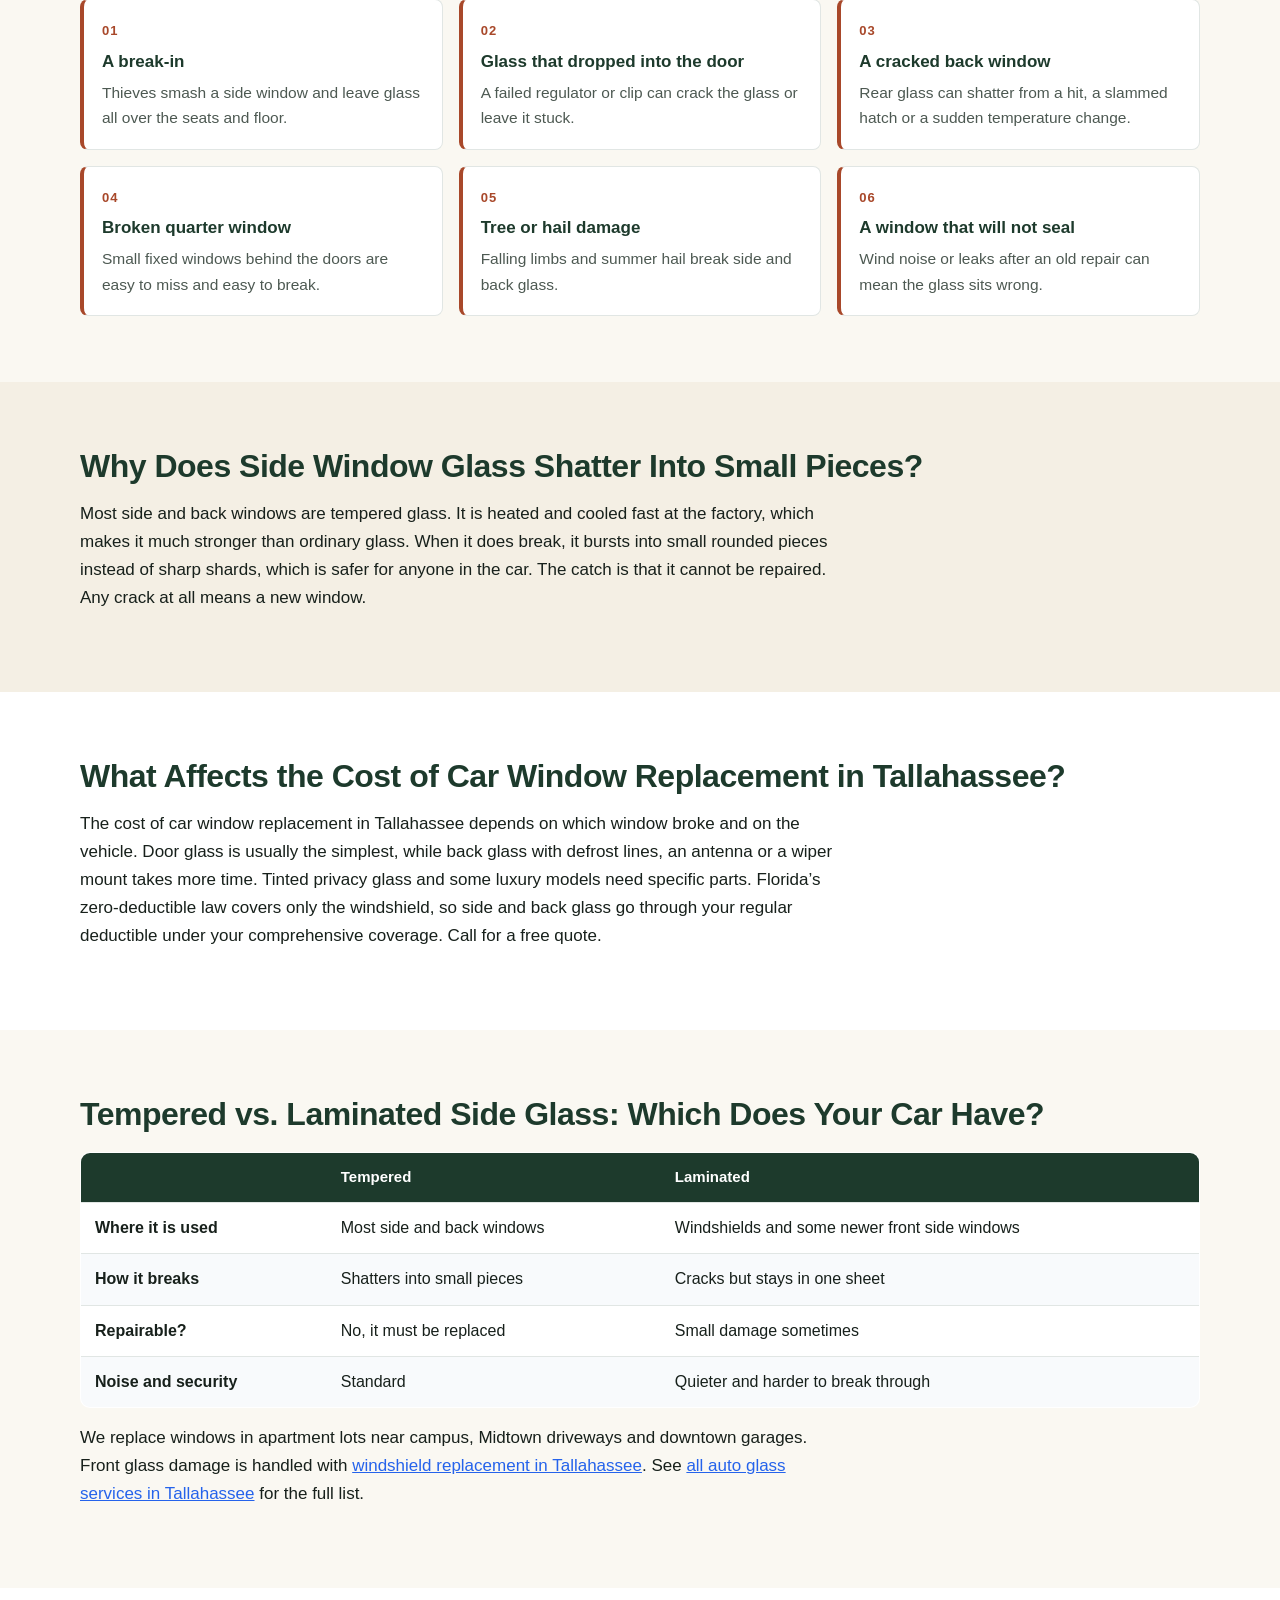
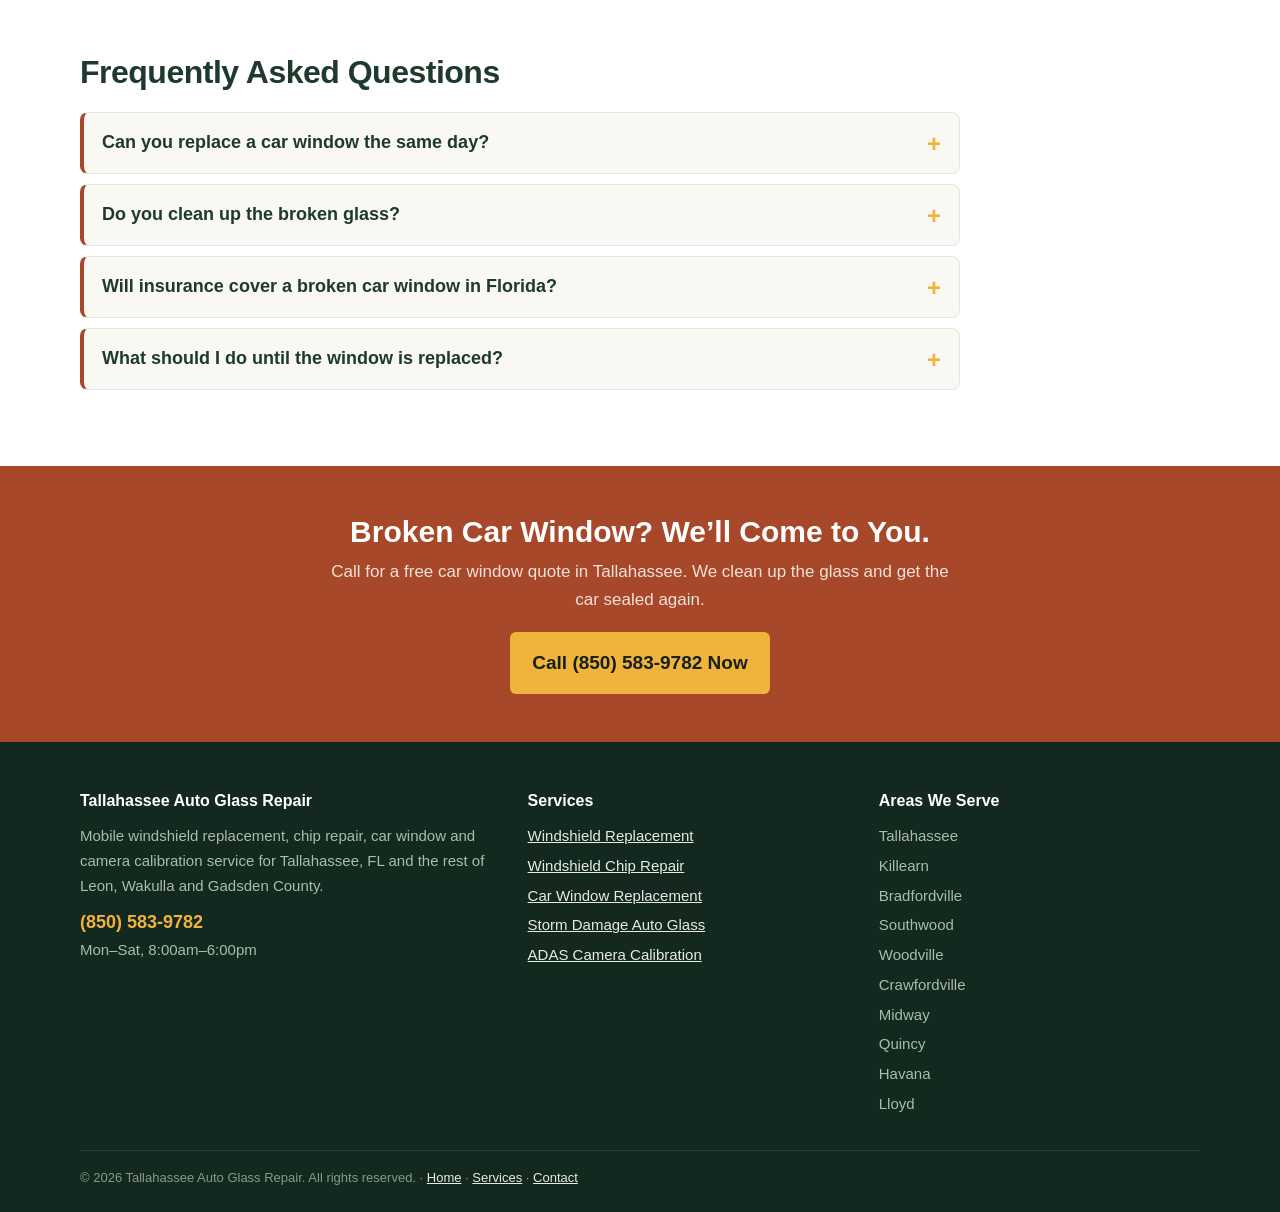
<file: car-window-replacement-tallahassee.html>
<!DOCTYPE html>
<html lang="en">
<head>
<meta charset="utf-8">
<meta name="viewport" content="width=device-width, initial-scale=1">
<title>Car Window Replacement in Tallahassee, FL | Side & Back</title>
<meta name="description" content="Car window replacement in Tallahassee, FL. Door, quarter and back glass replaced at your home or office, with broken glass cleaned up. Free quotes.">
<link rel="canonical" href="https://www.autoglassrepairtallahassee.com/car-window-replacement-tallahassee.html">
<meta property="og:title" content="Car Window Replacement in Tallahassee, FL | Side & Back">
<meta property="og:description" content="Car window replacement in Tallahassee, FL. Door, quarter and back glass replaced at your home or office, with broken glass cleaned up. Free quotes.">
<meta property="og:type" content="website">
<meta property="og:url" content="https://www.autoglassrepairtallahassee.com/car-window-replacement-tallahassee.html">
<meta property="og:image" content="https://www.autoglassrepairtallahassee.com/broken-car-window-glass-on-seat.webp">
<link rel="stylesheet" href="styles.css">
<script type="application/ld+json">{
 "@context": "https://schema.org",
 "@type": "LocalBusiness",
 "name": "Tallahassee Auto Glass Repair",
 "telephone": "(850) 583-9782",
 "url": "https://www.autoglassrepairtallahassee.com/",
 "image": "https://www.autoglassrepairtallahassee.com/tallahassee-windshield-replacement-driveway.webp",
 "address": {
  "@type": "PostalAddress",
  "streetAddress": "226 N Duval St Suite H",
  "addressLocality": "Tallahassee",
  "addressRegion": "FL",
  "postalCode": "32301",
  "addressCountry": "US"
 },
 "areaServed": [
  "Tallahassee, FL",
  "Killearn, FL",
  "Bradfordville, FL",
  "Southwood, FL",
  "Woodville, FL",
  "Crawfordville, FL",
  "Midway, FL",
  "Quincy, FL",
  "Havana, FL",
  "Lloyd, FL"
 ],
 "description": "Car Window Replacement in Tallahassee, FL",
 "openingHours": "Mo-Sa 08:00-18:00"
}</script>
<script type="application/ld+json">{
 "@context": "https://schema.org",
 "@type": "FAQPage",
 "mainEntity": [
  {
   "@type": "Question",
   "name": "Can you replace a car window the same day?",
   "acceptedAnswer": {
    "@type": "Answer",
    "text": "Often, yes. Common door glass is usually easy to get, and the install takes about an hour. Less common back glass may need to be ordered, and we tell you the timing when we quote."
   }
  },
  {
   "@type": "Question",
   "name": "Do you clean up the broken glass?",
   "acceptedAnswer": {
    "@type": "Answer",
    "text": "Yes. The technician vacuums glass out of the door, the window tracks, the seats and the floor. Tiny pieces can hide deep in a door, so we also run the window up and down to clear them."
   }
  },
  {
   "@type": "Question",
   "name": "Will insurance cover a broken car window in Florida?",
   "acceptedAnswer": {
    "@type": "Answer",
    "text": "Break-ins and storm damage are usually covered if you carry comprehensive coverage. Unlike a windshield, side and back glass are subject to your deductible, so check that number before you file."
   }
  },
  {
   "@type": "Question",
   "name": "What should I do until the window is replaced?",
   "acceptedAnswer": {
    "@type": "Answer",
    "text": "Park in a garage if you can, take valuables out and cover the opening with heavy plastic taped to the frame, not the paint. Then call us and we will book the earliest open time. The question we hear most is \u201cCan you get here before it rains?\u201d Usually, yes."
   }
  }
 ]
}</script>
</head>
<body>
<!-- NAV -->
<header class="nav">
  <div class="wrap nav-in">
    <a class="brand" href="/">Tallahassee<span>Auto Glass Repair</span></a>
    <ul class="links">
      <li><a href="/">Home</a></li>
      <li><a href="services.html">Services</a></li>
      <li><a href="windshield-replacement-tallahassee.html">Windshields</a></li>
      <li><a href="windshield-chip-repair-tallahassee.html">Chip Repair</a></li>
      <li><a href="contact.html">Contact</a></li>
    </ul>
    <a class="nav-call" href="tel:+18505839782">&#9742; (850) 583-9782</a>
  </div>
</header>
<!-- HERO -->
<section class="hero">
  <div class="wrap hero-grid">
    <div>
      <span class="tag">Side &amp; Back Glass &middot; Tallahassee, FL</span>
      <h1>Car Window Replacement in Tallahassee, FL</h1>
      <p class="lead">Car window replacement in Tallahassee covers door glass, small quarter windows and rear windshields. Tallahassee Auto Glass Repair comes to your home, office or apartment lot, cleans out the broken glass, installs the new window and checks that it rolls up and seals. A break-in is upsetting enough without waiting days for glass.</p>
      <ul class="hero-points"><li>Door, quarter and back glass</li><li>Broken glass vacuumed out</li><li>Defrost and antenna lines checked</li></ul>
      <div class="call-big">
        <a class="btn btn-sun" href="tel:+18505839782">Call (850) 583-9782 for a Free Quote</a>
        <small>Mobile service &middot; Mon&ndash;Sat 8am&ndash;6pm</small>
      </div>
    </div>
    <div>
      <form class="quote" action="https://formspree.io/f/mbgodzez" method="POST">
        <h2>Get a Free Auto Glass Quote</h2>
        <p class="sub">About a minute to fill out. We call or text back the same business day.</p>
        <input type="hidden" name="_subject" value="New lead - Auto Glass Tallahassee (Car Window Replacement)">
        <div class="field"><label for="q-name">Name</label><input id="q-name" name="name" type="text" autocomplete="name" required></div>
        <div class="field"><label for="q-phone">Best Phone Number</label><input id="q-phone" name="phone" type="tel" autocomplete="tel" placeholder="(850) 000-0000" required></div>
        <div class="field"><label for="q-vehicle">Year, Make and Model</label><input id="q-vehicle" name="vehicle" type="text" placeholder="e.g. 2021 Honda CR-V"></div>
        <div class="field"><label for="q-service">Service</label><select id="q-service" name="service"><option value="">Choose a service&hellip;</option><option>Windshield Replacement</option><option>Windshield Chip Repair</option><option>Car Window Replacement</option><option>Storm Damage Auto Glass</option><option>ADAS Camera Calibration</option><option>Something else / not sure</option></select></div>
        <div class="field"><label for="q-details">Describe the Damage</label><textarea id="q-details" name="details" placeholder="Example: rock chip on I-10, now a crack about 6 inches long"></textarea></div>
        <input type="text" name="_gotcha" style="display:none" tabindex="-1" autocomplete="off">
        <button type="submit">Send My Free Quote Request</button>
        <p class="alt">Rather talk? Call <a href="tel:+18505839782">(850) 583-9782</a></p>
      </form>
    </div>
  </div>
</section>
<div class="band short"><img src="broken-car-window-glass-on-seat.webp" alt="Shattered side window glass on a car seat after a break-in" width="1600" height="900"></div>

<section class="sec alt">
  <div class="wrap">
    <h2>What Does Car Window Replacement Involve?</h2>
    <p>The inside door panel or trim comes off first. The technician vacuums the shattered glass out of the door, the window tracks and the cabin, then fits the new glass to the window regulator and adjusts it so it rolls up evenly and seals against the weatherstrip. For a back window, the new glass is bonded in place and the defrost and antenna connections are hooked back up and tested.</p>
  </div>
</section>

<section class="sec">
  <div class="wrap">
    <h2>When Do You Need Car Window Replacement?</h2>
    <div class="signs"><div class="sign"><strong>A break-in</strong><p>Thieves smash a side window and leave glass all over the seats and floor.</p></div><div class="sign"><strong>Glass that dropped into the door</strong><p>A failed regulator or clip can crack the glass or leave it stuck.</p></div><div class="sign"><strong>A cracked back window</strong><p>Rear glass can shatter from a hit, a slammed hatch or a sudden temperature change.</p></div><div class="sign"><strong>Broken quarter window</strong><p>Small fixed windows behind the doors are easy to miss and easy to break.</p></div><div class="sign"><strong>Tree or hail damage</strong><p>Falling limbs and summer hail break side and back glass.</p></div><div class="sign"><strong>A window that will not seal</strong><p>Wind noise or leaks after an old repair can mean the glass sits wrong.</p></div></div>
  </div>
</section>

<section class="sec coq">
  <div class="wrap">
    <h2>Why Does Side Window Glass Shatter Into Small Pieces?</h2>
    <p>Most side and back windows are tempered glass. It is heated and cooled fast at the factory, which makes it much stronger than ordinary glass. When it does break, it bursts into small rounded pieces instead of sharp shards, which is safer for anyone in the car. The catch is that it cannot be repaired. Any crack at all means a new window.</p>
  </div>
</section>

<section class="sec alt">
  <div class="wrap">
    <h2>What Affects the Cost of Car Window Replacement in Tallahassee?</h2>
    <p>The cost of car window replacement in Tallahassee depends on which window broke and on the vehicle. Door glass is usually the simplest, while back glass with defrost lines, an antenna or a wiper mount takes more time. Tinted privacy glass and some luxury models need specific parts. Florida&rsquo;s zero-deductible law covers only the windshield, so side and back glass go through your regular deductible under your comprehensive coverage. Call for a free quote.</p>
  </div>
</section>

<section class="sec">
  <div class="wrap">
    <h2>Tempered vs. Laminated Side Glass: Which Does Your Car Have?</h2>
    <table class="cmp"><thead><tr><th></th><th>Tempered</th><th>Laminated</th></tr></thead><tbody><tr><td><strong>Where it is used</strong></td><td>Most side and back windows</td><td>Windshields and some newer front side windows</td></tr><tr><td><strong>How it breaks</strong></td><td>Shatters into small pieces</td><td>Cracks but stays in one sheet</td></tr><tr><td><strong>Repairable?</strong></td><td>No, it must be replaced</td><td>Small damage sometimes</td></tr><tr><td><strong>Noise and security</strong></td><td>Standard</td><td>Quieter and harder to break through</td></tr></tbody></table>
    <p style="margin-top:16px;">We replace windows in apartment lots near campus, Midtown driveways and downtown garages. Front glass damage is handled with <a class="body-link" href="windshield-replacement-tallahassee.html" style="color: #2563eb; text-decoration: underline;">windshield replacement in Tallahassee</a>. See <a class="body-link" href="services.html" style="color: #2563eb; text-decoration: underline;">all auto glass services in Tallahassee</a> for the full list.</p>
  </div>
</section>

<section class="sec alt">
  <div class="wrap">
    <h2>Frequently Asked Questions</h2>
    <div class="faq"><details><summary><h3>Can you replace a car window the same day?</h3></summary><div class="ans"><p>Often, yes. Common door glass is usually easy to get, and the install takes about an hour. Less common back glass may need to be ordered, and we tell you the timing when we quote.</p></div></details><details><summary><h3>Do you clean up the broken glass?</h3></summary><div class="ans"><p>Yes. The technician vacuums glass out of the door, the window tracks, the seats and the floor. Tiny pieces can hide deep in a door, so we also run the window up and down to clear them.</p></div></details><details><summary><h3>Will insurance cover a broken car window in Florida?</h3></summary><div class="ans"><p>Break-ins and storm damage are usually covered if you carry comprehensive coverage. Unlike a windshield, side and back glass are subject to your deductible, so check that number before you file.</p></div></details><details><summary><h3>What should I do until the window is replaced?</h3></summary><div class="ans"><p>Park in a garage if you can, take valuables out and cover the opening with heavy plastic taped to the frame, not the paint. Then call us and we will book the earliest open time. The question we hear most is &ldquo;Can you get here before it rains?&rdquo; Usually, yes.</p></div></details></div>
  </div>
</section>
<!-- CTA -->
<section class="cta">
  <div class="wrap">
    <h2>Broken Car Window? We&rsquo;ll Come to You.</h2>
    <p>Call for a free car window quote in Tallahassee. We clean up the glass and get the car sealed again.</p>
    <a class="btn btn-pine" href="tel:+18505839782">Call (850) 583-9782 Now</a>
  </div>
</section>
<!-- FOOTER -->
<footer class="foot">
  <div class="wrap">
    <div class="foot-grid">
      <div>
        <h4>Tallahassee Auto Glass Repair</h4>
        <p>Mobile windshield replacement, chip repair, car window and camera calibration service for Tallahassee, FL and the rest of Leon, Wakulla and Gadsden County.</p>
        <p style="margin-top:10px;"><a class="tel" href="tel:+18505839782">(850) 583-9782</a></p>
        <p>Mon&ndash;Sat, 8:00am&ndash;6:00pm</p>
      </div>
      <div>
        <h4>Services</h4>
        <ul><li><a href="windshield-replacement-tallahassee.html">Windshield Replacement</a></li><li><a href="windshield-chip-repair-tallahassee.html">Windshield Chip Repair</a></li><li><a href="car-window-replacement-tallahassee.html">Car Window Replacement</a></li><li><a href="storm-damage-auto-glass-tallahassee.html">Storm Damage Auto Glass</a></li><li><a href="adas-calibration-tallahassee.html">ADAS Camera Calibration</a></li></ul>
      </div>
      <div>
        <h4>Areas We Serve</h4>
        <ul><li>Tallahassee</li><li>Killearn</li><li>Bradfordville</li><li>Southwood</li><li>Woodville</li><li>Crawfordville</li><li>Midway</li><li>Quincy</li><li>Havana</li><li>Lloyd</li></ul>
      </div>
    </div>
    <p class="copy">&copy; 2026 Tallahassee Auto Glass Repair. All rights reserved. &middot; <a href="/">Home</a> &middot; <a href="services.html">Services</a> &middot; <a href="contact.html">Contact</a></p>
  </div>
</footer>
</body>
</html>
</file>
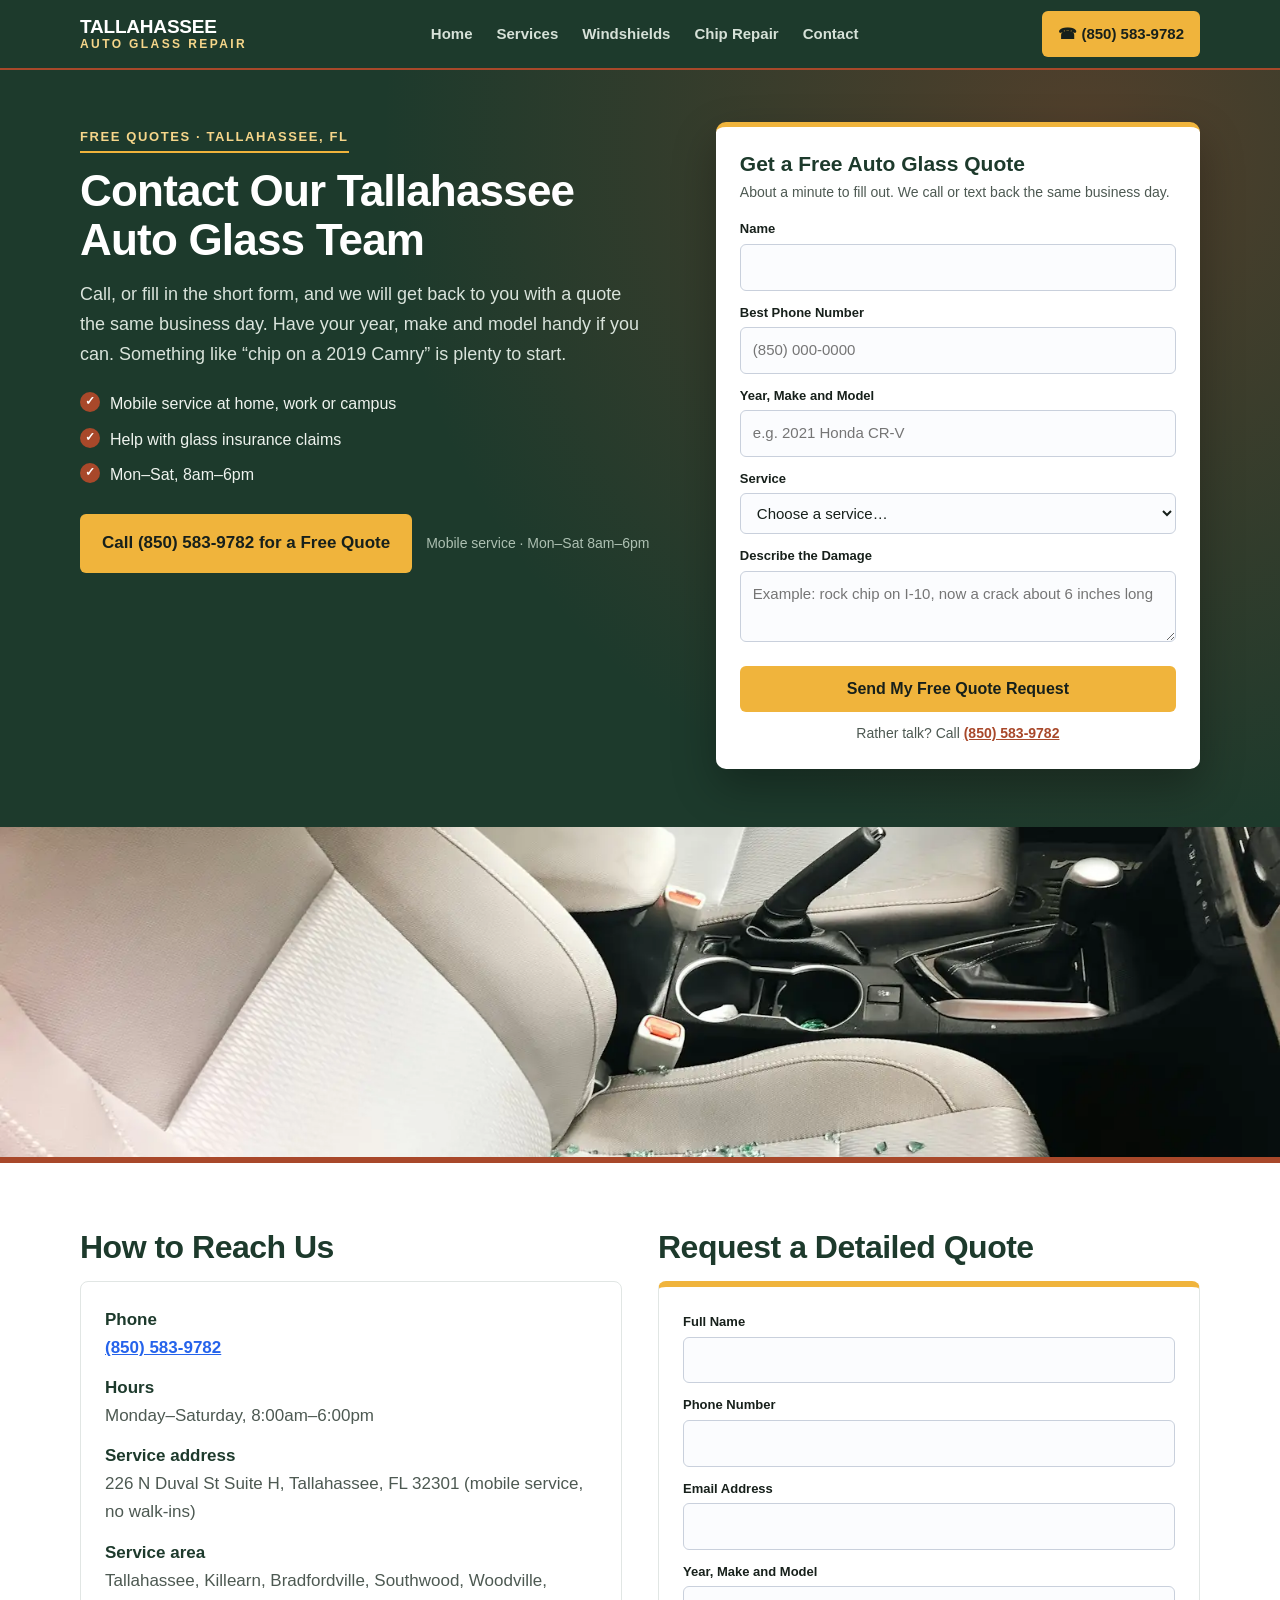
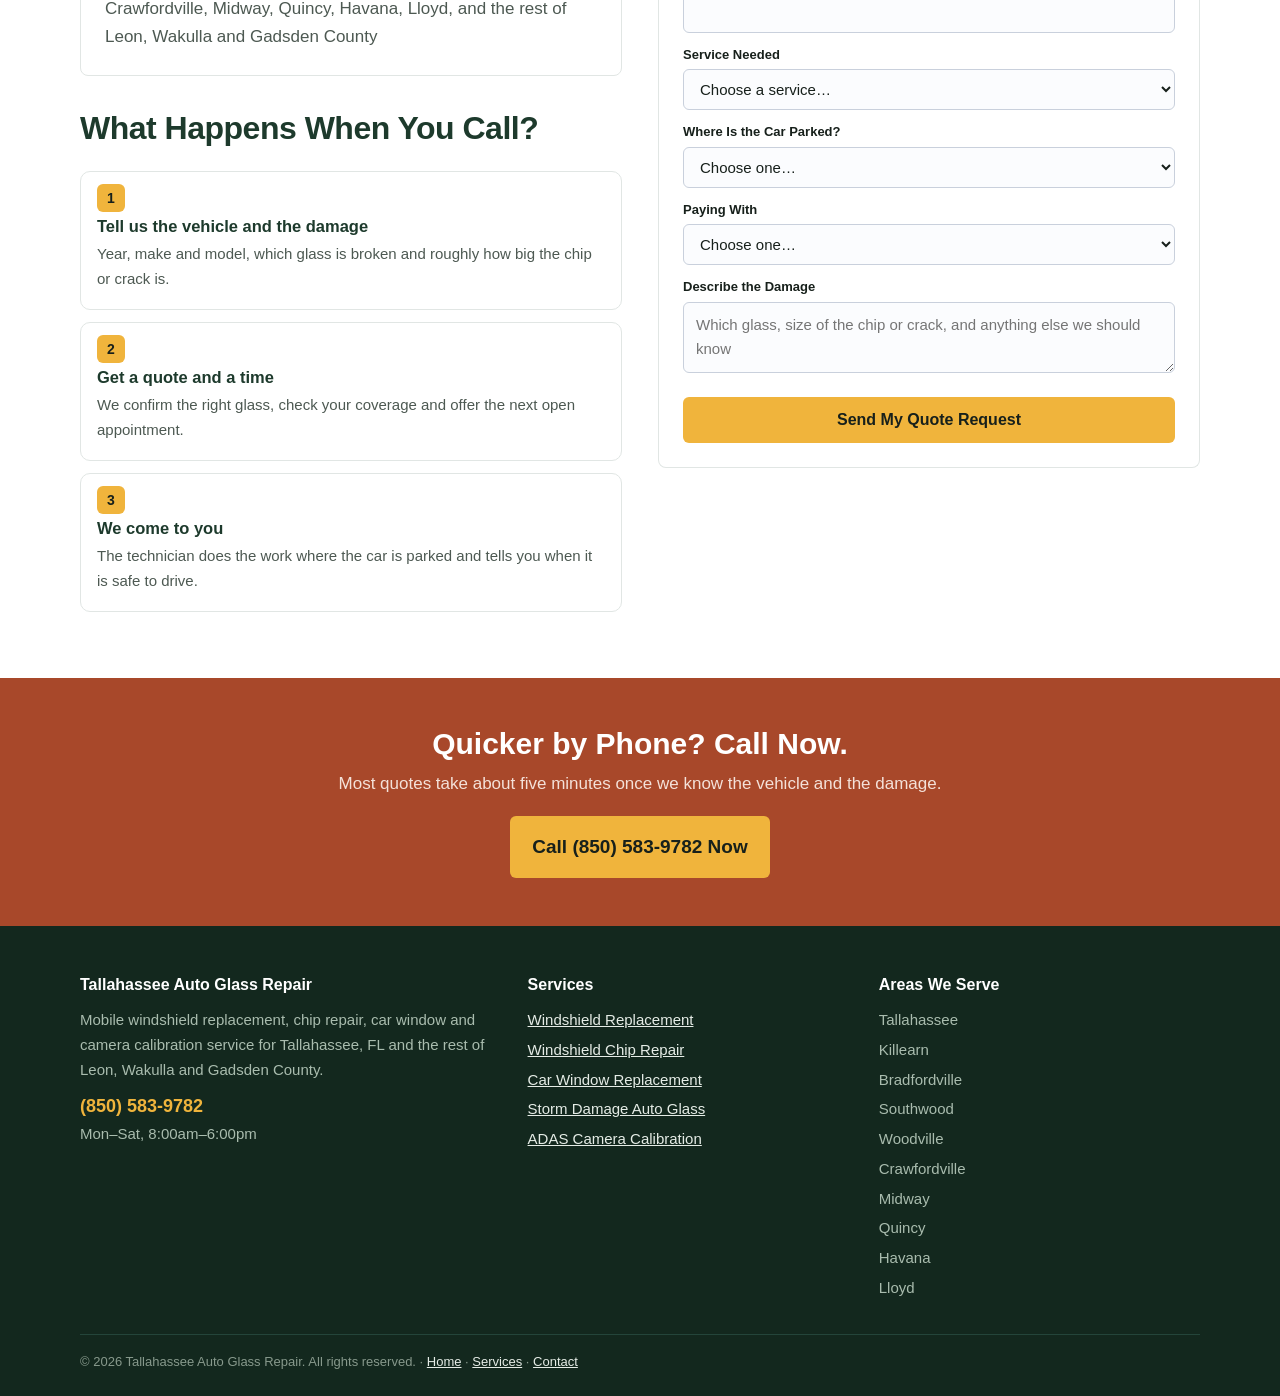
<file: contact.html>
<!DOCTYPE html>
<html lang="en">
<head>
<meta charset="utf-8">
<meta name="viewport" content="width=device-width, initial-scale=1">
<title>Contact Tallahassee Auto Glass Repair | Free Quotes</title>
<meta name="description" content="Call (850) 583-9782 or send the form for a free auto glass quote in Tallahassee, FL. Mobile windshield and window service, Mon-Sat 8am-6pm.">
<link rel="canonical" href="https://www.autoglassrepairtallahassee.com/contact.html">
<meta property="og:title" content="Contact Tallahassee Auto Glass Repair | Free Quotes">
<meta property="og:description" content="Call (850) 583-9782 or send the form for a free auto glass quote in Tallahassee, FL. Mobile windshield and window service, Mon-Sat 8am-6pm.">
<meta property="og:type" content="website">
<meta property="og:url" content="https://www.autoglassrepairtallahassee.com/contact.html">
<meta property="og:image" content="https://www.autoglassrepairtallahassee.com/broken-car-window-glass-on-seat.webp">
<link rel="stylesheet" href="styles.css">
<script type="application/ld+json">{
 "@context": "https://schema.org",
 "@type": "LocalBusiness",
 "name": "Tallahassee Auto Glass Repair",
 "telephone": "(850) 583-9782",
 "url": "https://www.autoglassrepairtallahassee.com/",
 "image": "https://www.autoglassrepairtallahassee.com/tallahassee-windshield-replacement-driveway.webp",
 "address": {
  "@type": "PostalAddress",
  "streetAddress": "226 N Duval St Suite H",
  "addressLocality": "Tallahassee",
  "addressRegion": "FL",
  "postalCode": "32301",
  "addressCountry": "US"
 },
 "areaServed": [
  "Tallahassee, FL",
  "Killearn, FL",
  "Bradfordville, FL",
  "Southwood, FL",
  "Woodville, FL",
  "Crawfordville, FL",
  "Midway, FL",
  "Quincy, FL",
  "Havana, FL",
  "Lloyd, FL"
 ],
 "description": "Contact Tallahassee Auto Glass Repair for mobile auto glass service in Tallahassee, FL",
 "openingHours": "Mo-Sa 08:00-18:00"
}</script>
</head>
<body>
<!-- NAV -->
<header class="nav">
  <div class="wrap nav-in">
    <a class="brand" href="/">Tallahassee<span>Auto Glass Repair</span></a>
    <ul class="links">
      <li><a href="/">Home</a></li>
      <li><a href="services.html">Services</a></li>
      <li><a href="windshield-replacement-tallahassee.html">Windshields</a></li>
      <li><a href="windshield-chip-repair-tallahassee.html">Chip Repair</a></li>
      <li><a href="contact.html">Contact</a></li>
    </ul>
    <a class="nav-call" href="tel:+18505839782">&#9742; (850) 583-9782</a>
  </div>
</header>
<!-- HERO -->
<section class="hero">
  <div class="wrap hero-grid">
    <div>
      <span class="tag">Free Quotes &middot; Tallahassee, FL</span>
      <h1>Contact Our Tallahassee Auto Glass Team</h1>
      <p class="lead">Call, or fill in the short form, and we will get back to you with a quote the same business day. Have your year, make and model handy if you can. Something like &ldquo;chip on a 2019 Camry&rdquo; is plenty to start.</p>
      <ul class="hero-points"><li>Mobile service at home, work or campus</li><li>Help with glass insurance claims</li><li>Mon&ndash;Sat, 8am&ndash;6pm</li></ul>
      <div class="call-big">
        <a class="btn btn-sun" href="tel:+18505839782">Call (850) 583-9782 for a Free Quote</a>
        <small>Mobile service &middot; Mon&ndash;Sat 8am&ndash;6pm</small>
      </div>
    </div>
    <div>
      <form class="quote" action="https://formspree.io/f/mbgodzez" method="POST">
        <h2>Get a Free Auto Glass Quote</h2>
        <p class="sub">About a minute to fill out. We call or text back the same business day.</p>
        <input type="hidden" name="_subject" value="New lead - Auto Glass Tallahassee (contact hero)">
        <div class="field"><label for="q-name">Name</label><input id="q-name" name="name" type="text" autocomplete="name" required></div>
        <div class="field"><label for="q-phone">Best Phone Number</label><input id="q-phone" name="phone" type="tel" autocomplete="tel" placeholder="(850) 000-0000" required></div>
        <div class="field"><label for="q-vehicle">Year, Make and Model</label><input id="q-vehicle" name="vehicle" type="text" placeholder="e.g. 2021 Honda CR-V"></div>
        <div class="field"><label for="q-service">Service</label><select id="q-service" name="service"><option value="">Choose a service&hellip;</option><option>Windshield Replacement</option><option>Windshield Chip Repair</option><option>Car Window Replacement</option><option>Storm Damage Auto Glass</option><option>ADAS Camera Calibration</option><option>Something else / not sure</option></select></div>
        <div class="field"><label for="q-details">Describe the Damage</label><textarea id="q-details" name="details" placeholder="Example: rock chip on I-10, now a crack about 6 inches long"></textarea></div>
        <input type="text" name="_gotcha" style="display:none" tabindex="-1" autocomplete="off">
        <button type="submit">Send My Free Quote Request</button>
        <p class="alt">Rather talk? Call <a href="tel:+18505839782">(850) 583-9782</a></p>
      </form>
    </div>
  </div>
</section>
<div class="band short"><img src="broken-car-window-glass-on-seat.webp" alt="Broken car side window glass scattered across the front seat" width="1600" height="900"></div>

<section class="sec alt">
  <div class="wrap info-grid">
    <div>
      <h2>How to Reach Us</h2>
      <dl class="info">
        <dt>Phone</dt><dd><a href="tel:+18505839782" style="color:#2563eb;text-decoration:underline;font-weight:700;">(850) 583-9782</a></dd>
        <dt>Hours</dt><dd>Monday&ndash;Saturday, 8:00am&ndash;6:00pm</dd>
        <dt>Service address</dt><dd>226 N Duval St Suite H, Tallahassee, FL 32301 (mobile service, no walk-ins)</dd>
        <dt>Service area</dt><dd>Tallahassee, Killearn, Bradfordville, Southwood, Woodville, Crawfordville, Midway, Quincy, Havana, Lloyd, and the rest of Leon, Wakulla and Gadsden County</dd>
      </dl>
      <h2 style="margin-top:34px;">What Happens When You Call?</h2>
      <ol class="steps three">
        <li data-n="1"><strong>Tell us the vehicle and the damage</strong><p>Year, make and model, which glass is broken and roughly how big the chip or crack is.</p></li>
        <li data-n="2"><strong>Get a quote and a time</strong><p>We confirm the right glass, check your coverage and offer the next open appointment.</p></li>
        <li data-n="3"><strong>We come to you</strong><p>The technician does the work where the car is parked and tells you when it is safe to drive.</p></li>
      </ol>
    </div>
    <div>
      <h2>Request a Detailed Quote</h2>
      <form class="form-full" action="https://formspree.io/f/mbgodzez" method="POST">
        <input type="hidden" name="_subject" value="New lead - Auto Glass Tallahassee (contact form)">
        <div class="field"><label for="c-name">Full Name</label><input id="c-name" name="name" type="text" autocomplete="name" required></div>
        <div class="field"><label for="c-phone">Phone Number</label><input id="c-phone" name="phone" type="tel" autocomplete="tel" required></div>
        <div class="field"><label for="c-email">Email Address</label><input id="c-email" name="email" type="email" autocomplete="email"></div>
        <div class="field"><label for="c-vehicle">Year, Make and Model</label><input id="c-vehicle" name="vehicle" type="text"></div>
        <div class="field"><label for="c-service">Service Needed</label><select id="c-service" name="service"><option value="">Choose a service&hellip;</option><option>Windshield Replacement</option><option>Windshield Chip Repair</option><option>Car Window Replacement</option><option>Storm Damage Auto Glass</option><option>ADAS Camera Calibration</option><option>Something else / not sure</option></select></div>
        <div class="field"><label for="c-where">Where Is the Car Parked?</label><select id="c-where" name="location"><option value="">Choose one&hellip;</option><option>House driveway or garage</option><option>Apartment or campus lot</option><option>Workplace</option><option>Other</option></select></div>
        <div class="field"><label for="c-insurance">Paying With</label><select id="c-insurance" name="payment"><option value="">Choose one&hellip;</option><option>Insurance claim</option><option>Paying myself</option><option>Not sure</option></select></div>
        <div class="field"><label for="c-msg">Describe the Damage</label><textarea id="c-msg" name="message" placeholder="Which glass, size of the chip or crack, and anything else we should know"></textarea></div>
        <input type="text" name="_gotcha" style="display:none" tabindex="-1" autocomplete="off">
        <button type="submit">Send My Quote Request</button>
      </form>
    </div>
  </div>
</section>
<!-- CTA -->
<section class="cta">
  <div class="wrap">
    <h2>Quicker by Phone? Call Now.</h2>
    <p>Most quotes take about five minutes once we know the vehicle and the damage.</p>
    <a class="btn btn-pine" href="tel:+18505839782">Call (850) 583-9782 Now</a>
  </div>
</section>
<!-- FOOTER -->
<footer class="foot">
  <div class="wrap">
    <div class="foot-grid">
      <div>
        <h4>Tallahassee Auto Glass Repair</h4>
        <p>Mobile windshield replacement, chip repair, car window and camera calibration service for Tallahassee, FL and the rest of Leon, Wakulla and Gadsden County.</p>
        <p style="margin-top:10px;"><a class="tel" href="tel:+18505839782">(850) 583-9782</a></p>
        <p>Mon&ndash;Sat, 8:00am&ndash;6:00pm</p>
      </div>
      <div>
        <h4>Services</h4>
        <ul><li><a href="windshield-replacement-tallahassee.html">Windshield Replacement</a></li><li><a href="windshield-chip-repair-tallahassee.html">Windshield Chip Repair</a></li><li><a href="car-window-replacement-tallahassee.html">Car Window Replacement</a></li><li><a href="storm-damage-auto-glass-tallahassee.html">Storm Damage Auto Glass</a></li><li><a href="adas-calibration-tallahassee.html">ADAS Camera Calibration</a></li></ul>
      </div>
      <div>
        <h4>Areas We Serve</h4>
        <ul><li>Tallahassee</li><li>Killearn</li><li>Bradfordville</li><li>Southwood</li><li>Woodville</li><li>Crawfordville</li><li>Midway</li><li>Quincy</li><li>Havana</li><li>Lloyd</li></ul>
      </div>
    </div>
    <p class="copy">&copy; 2026 Tallahassee Auto Glass Repair. All rights reserved. &middot; <a href="/">Home</a> &middot; <a href="services.html">Services</a> &middot; <a href="contact.html">Contact</a></p>
  </div>
</footer>
</body>
</html>
</file>
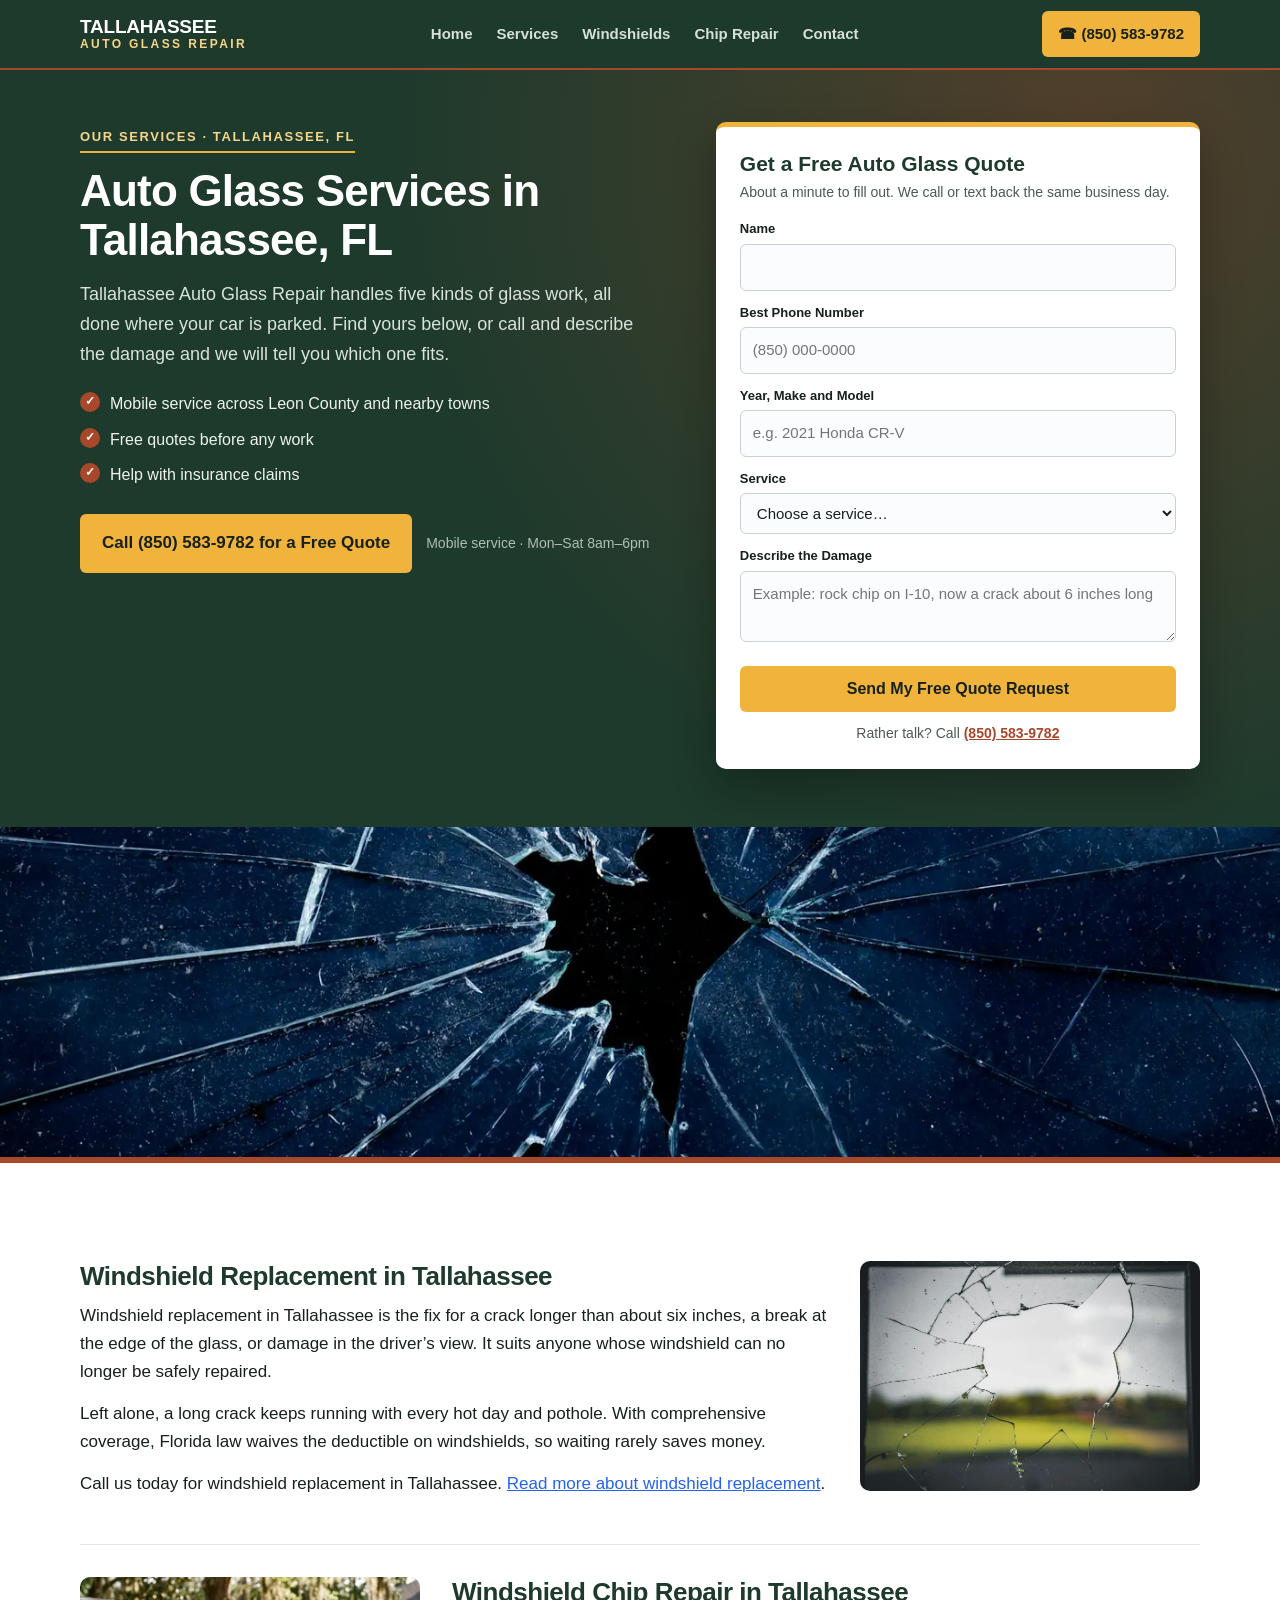
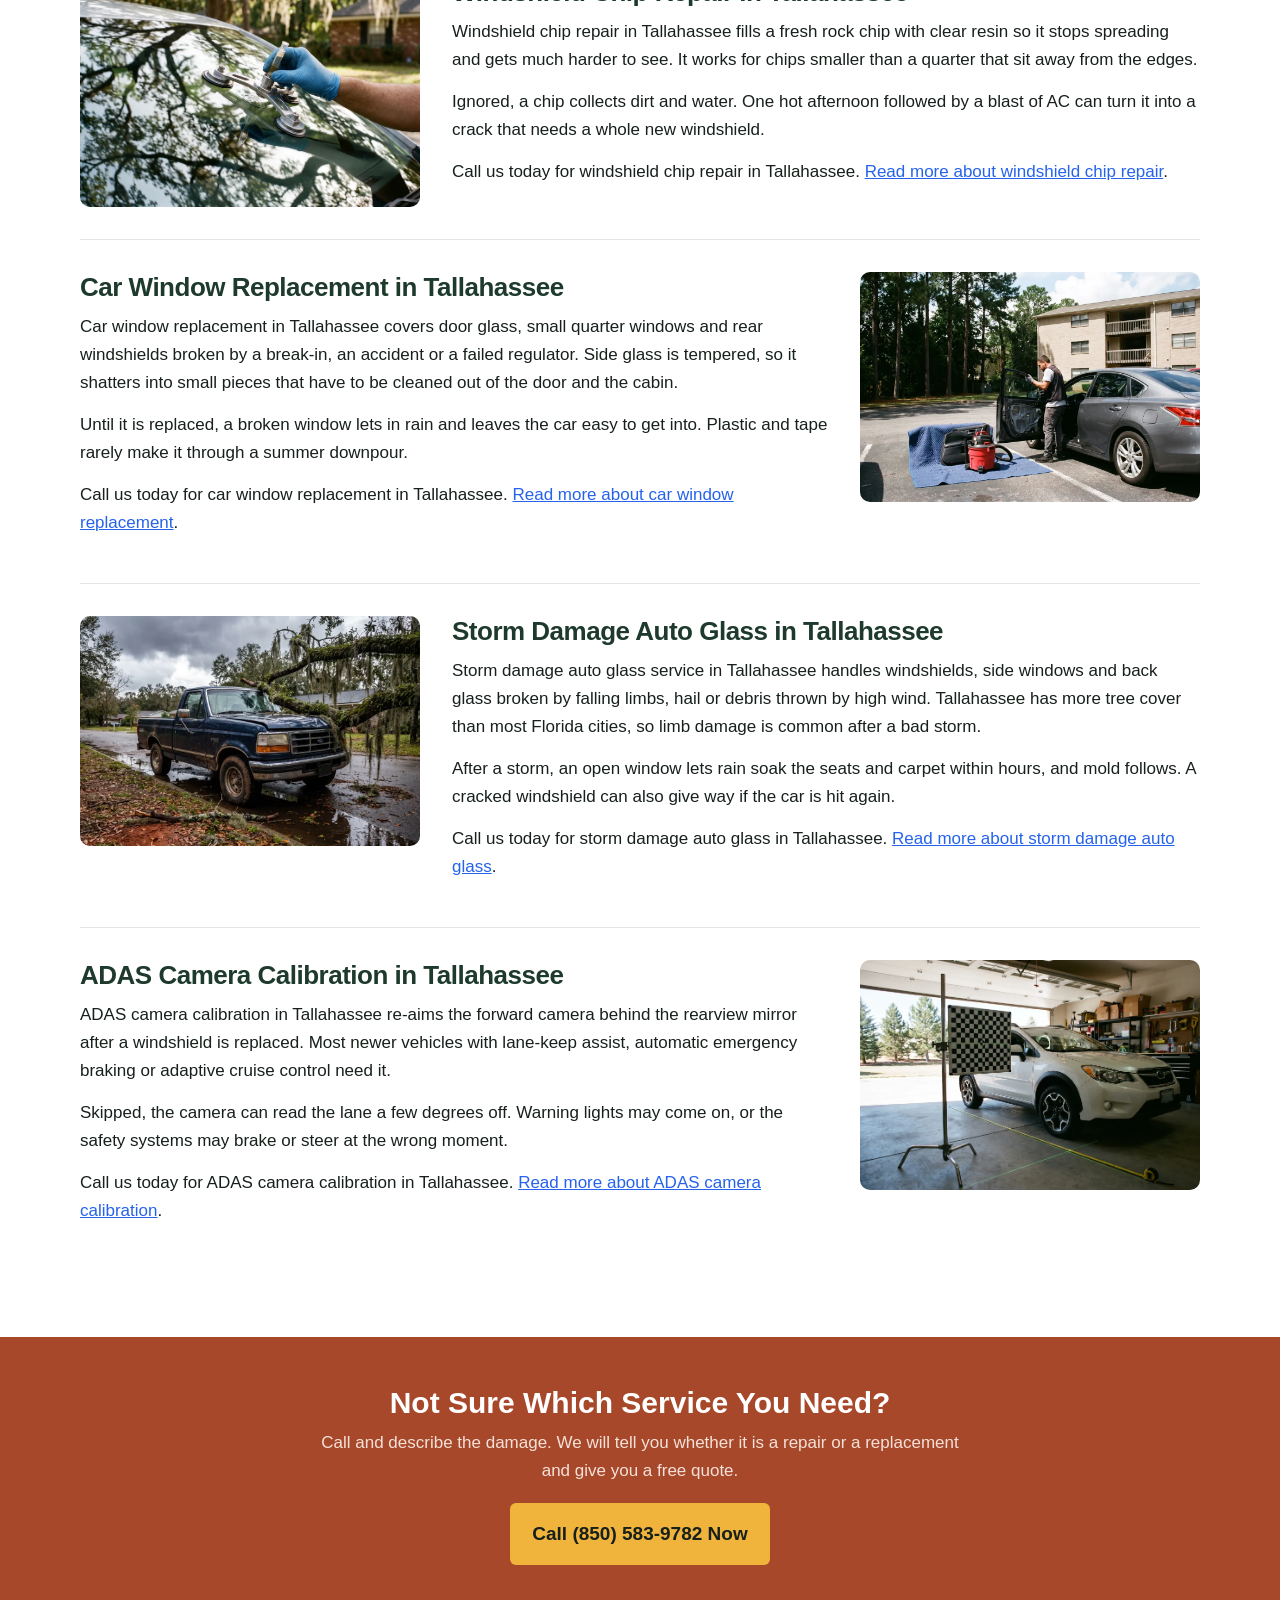
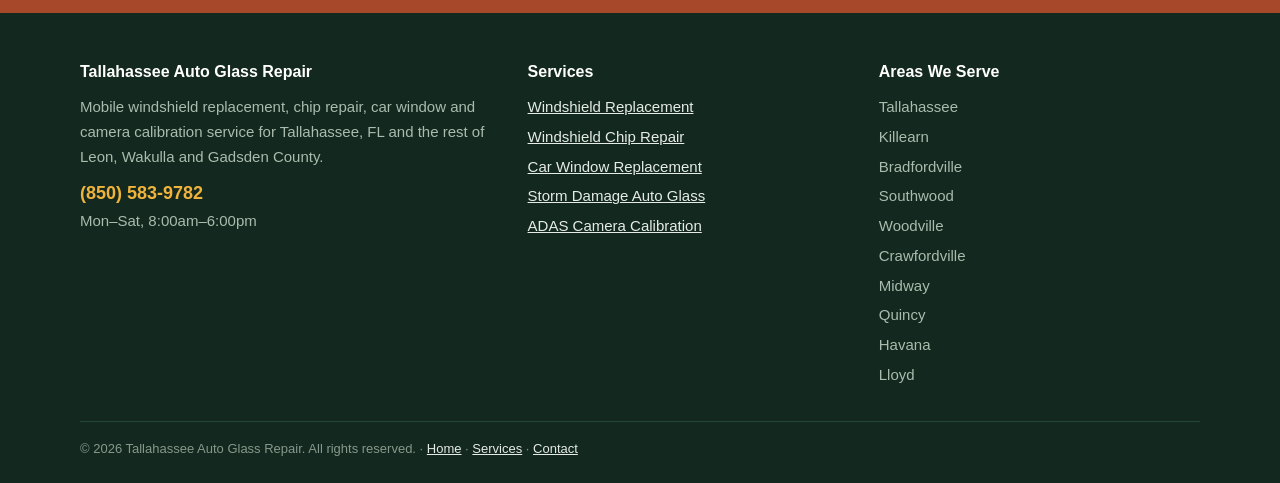
<file: services.html>
<!DOCTYPE html>
<html lang="en">
<head>
<meta charset="utf-8">
<meta name="viewport" content="width=device-width, initial-scale=1">
<title>Auto Glass Services in Tallahassee, FL | Mobile Repair</title>
<meta name="description" content="Windshield replacement, chip repair, car windows, storm damage glass and ADAS calibration in Tallahassee, FL. Mobile service at home or work.">
<link rel="canonical" href="https://www.autoglassrepairtallahassee.com/services.html">
<meta property="og:title" content="Auto Glass Services in Tallahassee, FL | Mobile Repair">
<meta property="og:description" content="Windshield replacement, chip repair, car windows, storm damage glass and ADAS calibration in Tallahassee, FL. Mobile service at home or work.">
<meta property="og:type" content="website">
<meta property="og:url" content="https://www.autoglassrepairtallahassee.com/services.html">
<meta property="og:image" content="https://www.autoglassrepairtallahassee.com/car-door-window-replacement-apartment-lot.webp">
<link rel="stylesheet" href="styles.css">
<script type="application/ld+json">{
 "@context": "https://schema.org",
 "@type": "LocalBusiness",
 "name": "Tallahassee Auto Glass Repair",
 "telephone": "(850) 583-9782",
 "url": "https://www.autoglassrepairtallahassee.com/",
 "image": "https://www.autoglassrepairtallahassee.com/tallahassee-windshield-replacement-driveway.webp",
 "address": {
  "@type": "PostalAddress",
  "streetAddress": "226 N Duval St Suite H",
  "addressLocality": "Tallahassee",
  "addressRegion": "FL",
  "postalCode": "32301",
  "addressCountry": "US"
 },
 "areaServed": [
  "Tallahassee, FL",
  "Killearn, FL",
  "Bradfordville, FL",
  "Southwood, FL",
  "Woodville, FL",
  "Crawfordville, FL",
  "Midway, FL",
  "Quincy, FL",
  "Havana, FL",
  "Lloyd, FL"
 ],
 "description": "Auto glass services in Tallahassee, FL",
 "openingHours": "Mo-Sa 08:00-18:00"
}</script>
<script type="application/ld+json">{
 "@context": "https://schema.org",
 "@type": "Service",
 "serviceType": "Windshield Replacement",
 "areaServed": "Tallahassee, FL",
 "provider": {
  "@type": "LocalBusiness",
  "name": "Tallahassee Auto Glass Repair"
 }
}</script>
<script type="application/ld+json">{
 "@context": "https://schema.org",
 "@type": "Service",
 "serviceType": "Windshield Chip Repair",
 "areaServed": "Tallahassee, FL",
 "provider": {
  "@type": "LocalBusiness",
  "name": "Tallahassee Auto Glass Repair"
 }
}</script>
<script type="application/ld+json">{
 "@context": "https://schema.org",
 "@type": "Service",
 "serviceType": "Car Window Replacement",
 "areaServed": "Tallahassee, FL",
 "provider": {
  "@type": "LocalBusiness",
  "name": "Tallahassee Auto Glass Repair"
 }
}</script>
<script type="application/ld+json">{
 "@context": "https://schema.org",
 "@type": "Service",
 "serviceType": "Storm Damage Auto Glass",
 "areaServed": "Tallahassee, FL",
 "provider": {
  "@type": "LocalBusiness",
  "name": "Tallahassee Auto Glass Repair"
 }
}</script>
<script type="application/ld+json">{
 "@context": "https://schema.org",
 "@type": "Service",
 "serviceType": "ADAS Camera Calibration",
 "areaServed": "Tallahassee, FL",
 "provider": {
  "@type": "LocalBusiness",
  "name": "Tallahassee Auto Glass Repair"
 }
}</script>
</head>
<body>
<!-- NAV -->
<header class="nav">
  <div class="wrap nav-in">
    <a class="brand" href="/">Tallahassee<span>Auto Glass Repair</span></a>
    <ul class="links">
      <li><a href="/">Home</a></li>
      <li><a href="services.html">Services</a></li>
      <li><a href="windshield-replacement-tallahassee.html">Windshields</a></li>
      <li><a href="windshield-chip-repair-tallahassee.html">Chip Repair</a></li>
      <li><a href="contact.html">Contact</a></li>
    </ul>
    <a class="nav-call" href="tel:+18505839782">&#9742; (850) 583-9782</a>
  </div>
</header>
<!-- HERO -->
<section class="hero">
  <div class="wrap hero-grid">
    <div>
      <span class="tag">Our Services &middot; Tallahassee, FL</span>
      <h1>Auto Glass Services in Tallahassee, FL</h1>
      <p class="lead">Tallahassee Auto Glass Repair handles five kinds of glass work, all done where your car is parked. Find yours below, or call and describe the damage and we will tell you which one fits.</p>
      <ul class="hero-points"><li>Mobile service across Leon County and nearby towns</li><li>Free quotes before any work</li><li>Help with insurance claims</li></ul>
      <div class="call-big">
        <a class="btn btn-sun" href="tel:+18505839782">Call (850) 583-9782 for a Free Quote</a>
        <small>Mobile service &middot; Mon&ndash;Sat 8am&ndash;6pm</small>
      </div>
    </div>
    <div>
      <form class="quote" action="https://formspree.io/f/mbgodzez" method="POST">
        <h2>Get a Free Auto Glass Quote</h2>
        <p class="sub">About a minute to fill out. We call or text back the same business day.</p>
        <input type="hidden" name="_subject" value="New lead - Auto Glass Tallahassee (services)">
        <div class="field"><label for="q-name">Name</label><input id="q-name" name="name" type="text" autocomplete="name" required></div>
        <div class="field"><label for="q-phone">Best Phone Number</label><input id="q-phone" name="phone" type="tel" autocomplete="tel" placeholder="(850) 000-0000" required></div>
        <div class="field"><label for="q-vehicle">Year, Make and Model</label><input id="q-vehicle" name="vehicle" type="text" placeholder="e.g. 2021 Honda CR-V"></div>
        <div class="field"><label for="q-service">Service</label><select id="q-service" name="service"><option value="">Choose a service&hellip;</option><option>Windshield Replacement</option><option>Windshield Chip Repair</option><option>Car Window Replacement</option><option>Storm Damage Auto Glass</option><option>ADAS Camera Calibration</option><option>Something else / not sure</option></select></div>
        <div class="field"><label for="q-details">Describe the Damage</label><textarea id="q-details" name="details" placeholder="Example: rock chip on I-10, now a crack about 6 inches long"></textarea></div>
        <input type="text" name="_gotcha" style="display:none" tabindex="-1" autocomplete="off">
        <button type="submit">Send My Free Quote Request</button>
        <p class="alt">Rather talk? Call <a href="tel:+18505839782">(850) 583-9782</a></p>
      </form>
    </div>
  </div>
</section>
<div class="band short"><img src="shattered-auto-glass-impact.webp" alt="Shattered auto glass with an impact hole and spreading cracks" width="1600" height="900"></div>
<section class="sec alt"><div class="wrap"><div class="svc"><div><h2>Windshield Replacement in Tallahassee</h2><p>Windshield replacement in Tallahassee is the fix for a crack longer than about six inches, a break at the edge of the glass, or damage in the driver&rsquo;s view. It suits anyone whose windshield can no longer be safely repaired.</p><p>Left alone, a long crack keeps running with every hot day and pothole. With comprehensive coverage, Florida law waives the deductible on windshields, so waiting rarely saves money.</p><p>Call us today for windshield replacement in Tallahassee. <a class="body-link" href="windshield-replacement-tallahassee.html" style="color: #2563eb; text-decoration: underline;">Read more about windshield replacement</a>.</p></div><img src="cracked-windshield-glass-spreading.webp" alt="Crack running across windshield glass that needs replacement" loading="lazy" width="600" height="400"></div><div class="svc"><div><h2>Windshield Chip Repair in Tallahassee</h2><p>Windshield chip repair in Tallahassee fills a fresh rock chip with clear resin so it stops spreading and gets much harder to see. It works for chips smaller than a quarter that sit away from the edges.</p><p>Ignored, a chip collects dirt and water. One hot afternoon followed by a blast of AC can turn it into a crack that needs a whole new windshield.</p><p>Call us today for windshield chip repair in Tallahassee. <a class="body-link" href="windshield-chip-repair-tallahassee.html" style="color: #2563eb; text-decoration: underline;">Read more about windshield chip repair</a>.</p></div><img src="windshield-chip-repair-tool-live-oak.webp" alt="Resin chip repair bridge tool on a windshield" loading="lazy" width="600" height="400"></div><div class="svc"><div><h2>Car Window Replacement in Tallahassee</h2><p>Car window replacement in Tallahassee covers door glass, small quarter windows and rear windshields broken by a break-in, an accident or a failed regulator. Side glass is tempered, so it shatters into small pieces that have to be cleaned out of the door and the cabin.</p><p>Until it is replaced, a broken window lets in rain and leaves the car easy to get into. Plastic and tape rarely make it through a summer downpour.</p><p>Call us today for car window replacement in Tallahassee. <a class="body-link" href="car-window-replacement-tallahassee.html" style="color: #2563eb; text-decoration: underline;">Read more about car window replacement</a>.</p></div><img src="car-door-window-replacement-apartment-lot.webp" alt="Door window replacement on a sedan in an apartment lot" loading="lazy" width="600" height="400"></div><div class="svc"><div><h2>Storm Damage Auto Glass in Tallahassee</h2><p>Storm damage auto glass service in Tallahassee handles windshields, side windows and back glass broken by falling limbs, hail or debris thrown by high wind. Tallahassee has more tree cover than most Florida cities, so limb damage is common after a bad storm.</p><p>After a storm, an open window lets rain soak the seats and carpet within hours, and mold follows. A cracked windshield can also give way if the car is hit again.</p><p>Call us today for storm damage auto glass in Tallahassee. <a class="body-link" href="storm-damage-auto-glass-tallahassee.html" style="color: #2563eb; text-decoration: underline;">Read more about storm damage auto glass</a>.</p></div><img src="storm-damaged-windshield-fallen-oak-limb.webp" alt="Windshield cracked by a fallen oak limb after a storm" loading="lazy" width="600" height="400"></div><div class="svc"><div><h2>ADAS Camera Calibration in Tallahassee</h2><p>ADAS camera calibration in Tallahassee re-aims the forward camera behind the rearview mirror after a windshield is replaced. Most newer vehicles with lane-keep assist, automatic emergency braking or adaptive cruise control need it.</p><p>Skipped, the camera can read the lane a few degrees off. Warning lights may come on, or the safety systems may brake or steer at the wrong moment.</p><p>Call us today for ADAS camera calibration in Tallahassee. <a class="body-link" href="adas-calibration-tallahassee.html" style="color: #2563eb; text-decoration: underline;">Read more about ADAS camera calibration</a>.</p></div><img src="adas-camera-calibration-target-garage.webp" alt="ADAS windshield camera calibration target in a garage" loading="lazy" width="600" height="400"></div></div></section>
<!-- CTA -->
<section class="cta">
  <div class="wrap">
    <h2>Not Sure Which Service You Need?</h2>
    <p>Call and describe the damage. We will tell you whether it is a repair or a replacement and give you a free quote.</p>
    <a class="btn btn-pine" href="tel:+18505839782">Call (850) 583-9782 Now</a>
  </div>
</section>
<!-- FOOTER -->
<footer class="foot">
  <div class="wrap">
    <div class="foot-grid">
      <div>
        <h4>Tallahassee Auto Glass Repair</h4>
        <p>Mobile windshield replacement, chip repair, car window and camera calibration service for Tallahassee, FL and the rest of Leon, Wakulla and Gadsden County.</p>
        <p style="margin-top:10px;"><a class="tel" href="tel:+18505839782">(850) 583-9782</a></p>
        <p>Mon&ndash;Sat, 8:00am&ndash;6:00pm</p>
      </div>
      <div>
        <h4>Services</h4>
        <ul><li><a href="windshield-replacement-tallahassee.html">Windshield Replacement</a></li><li><a href="windshield-chip-repair-tallahassee.html">Windshield Chip Repair</a></li><li><a href="car-window-replacement-tallahassee.html">Car Window Replacement</a></li><li><a href="storm-damage-auto-glass-tallahassee.html">Storm Damage Auto Glass</a></li><li><a href="adas-calibration-tallahassee.html">ADAS Camera Calibration</a></li></ul>
      </div>
      <div>
        <h4>Areas We Serve</h4>
        <ul><li>Tallahassee</li><li>Killearn</li><li>Bradfordville</li><li>Southwood</li><li>Woodville</li><li>Crawfordville</li><li>Midway</li><li>Quincy</li><li>Havana</li><li>Lloyd</li></ul>
      </div>
    </div>
    <p class="copy">&copy; 2026 Tallahassee Auto Glass Repair. All rights reserved. &middot; <a href="/">Home</a> &middot; <a href="services.html">Services</a> &middot; <a href="contact.html">Contact</a></p>
  </div>
</footer>
</body>
</html>
</file>
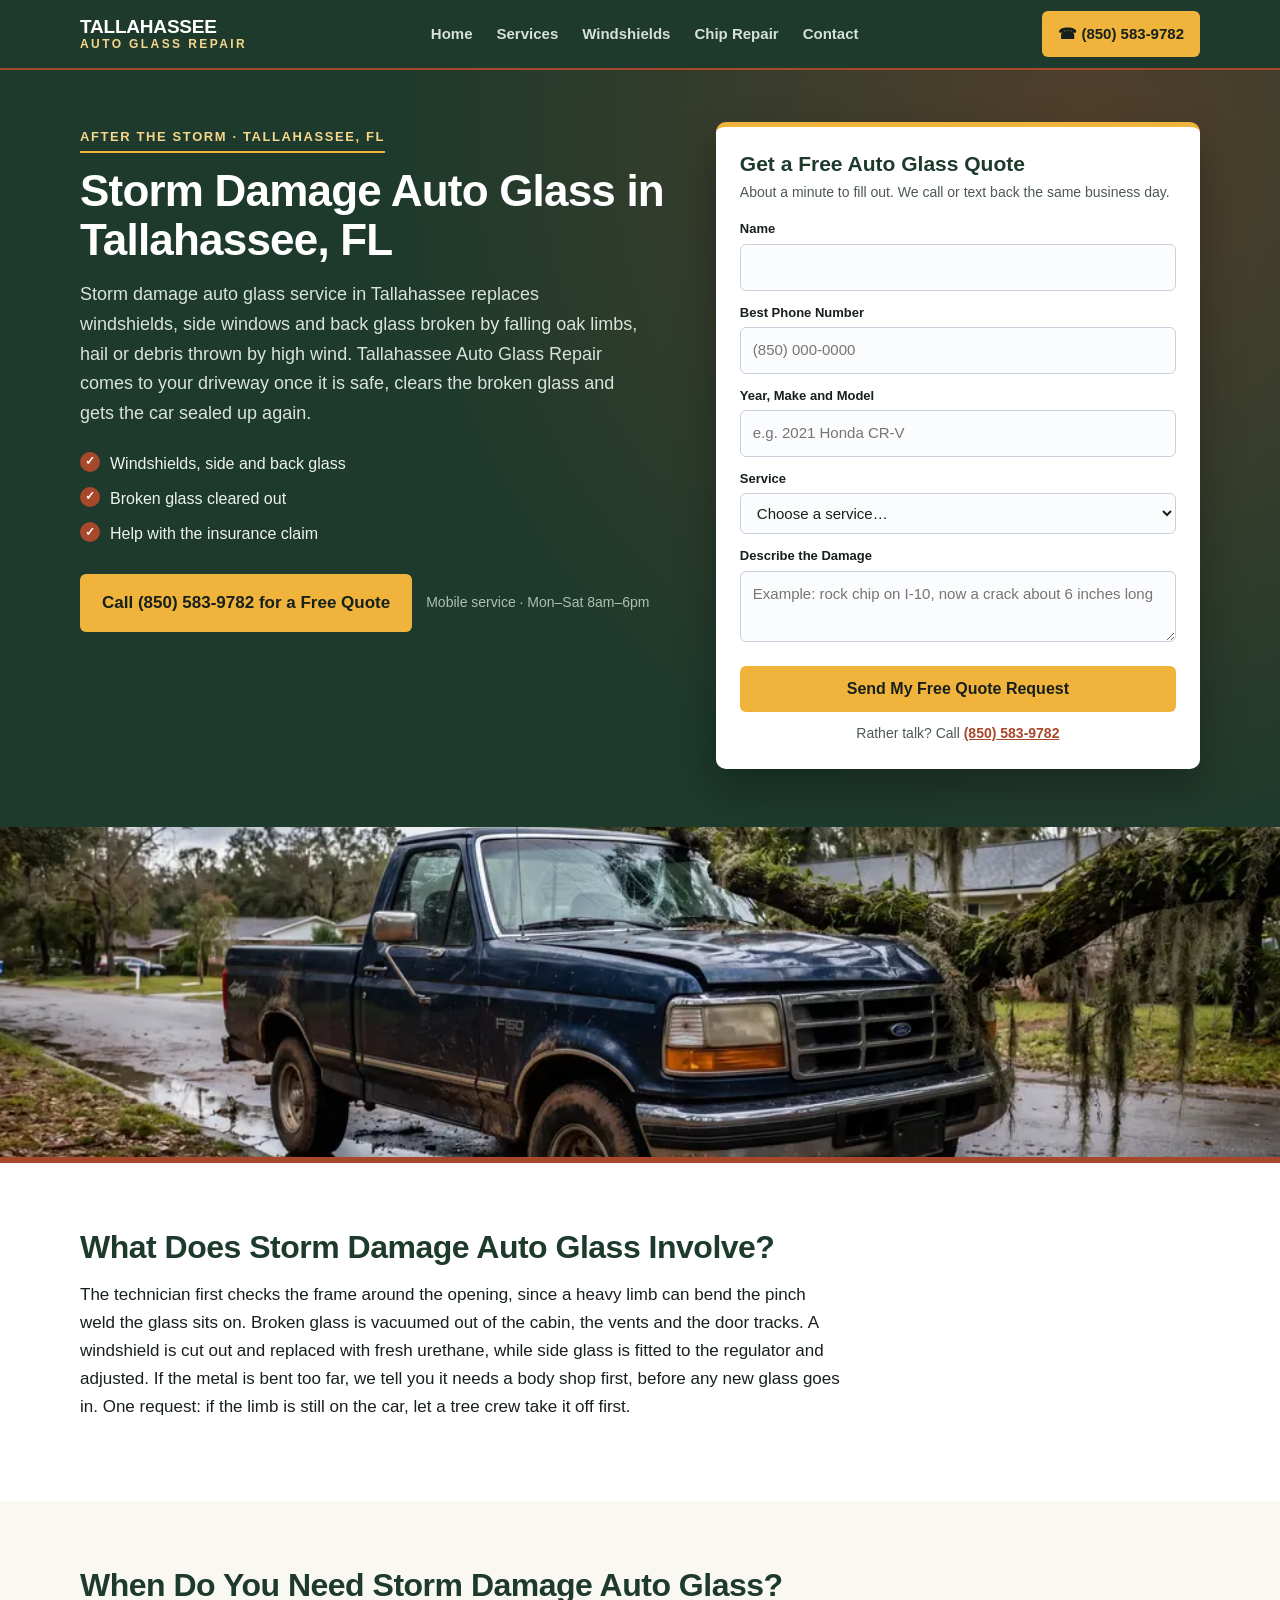
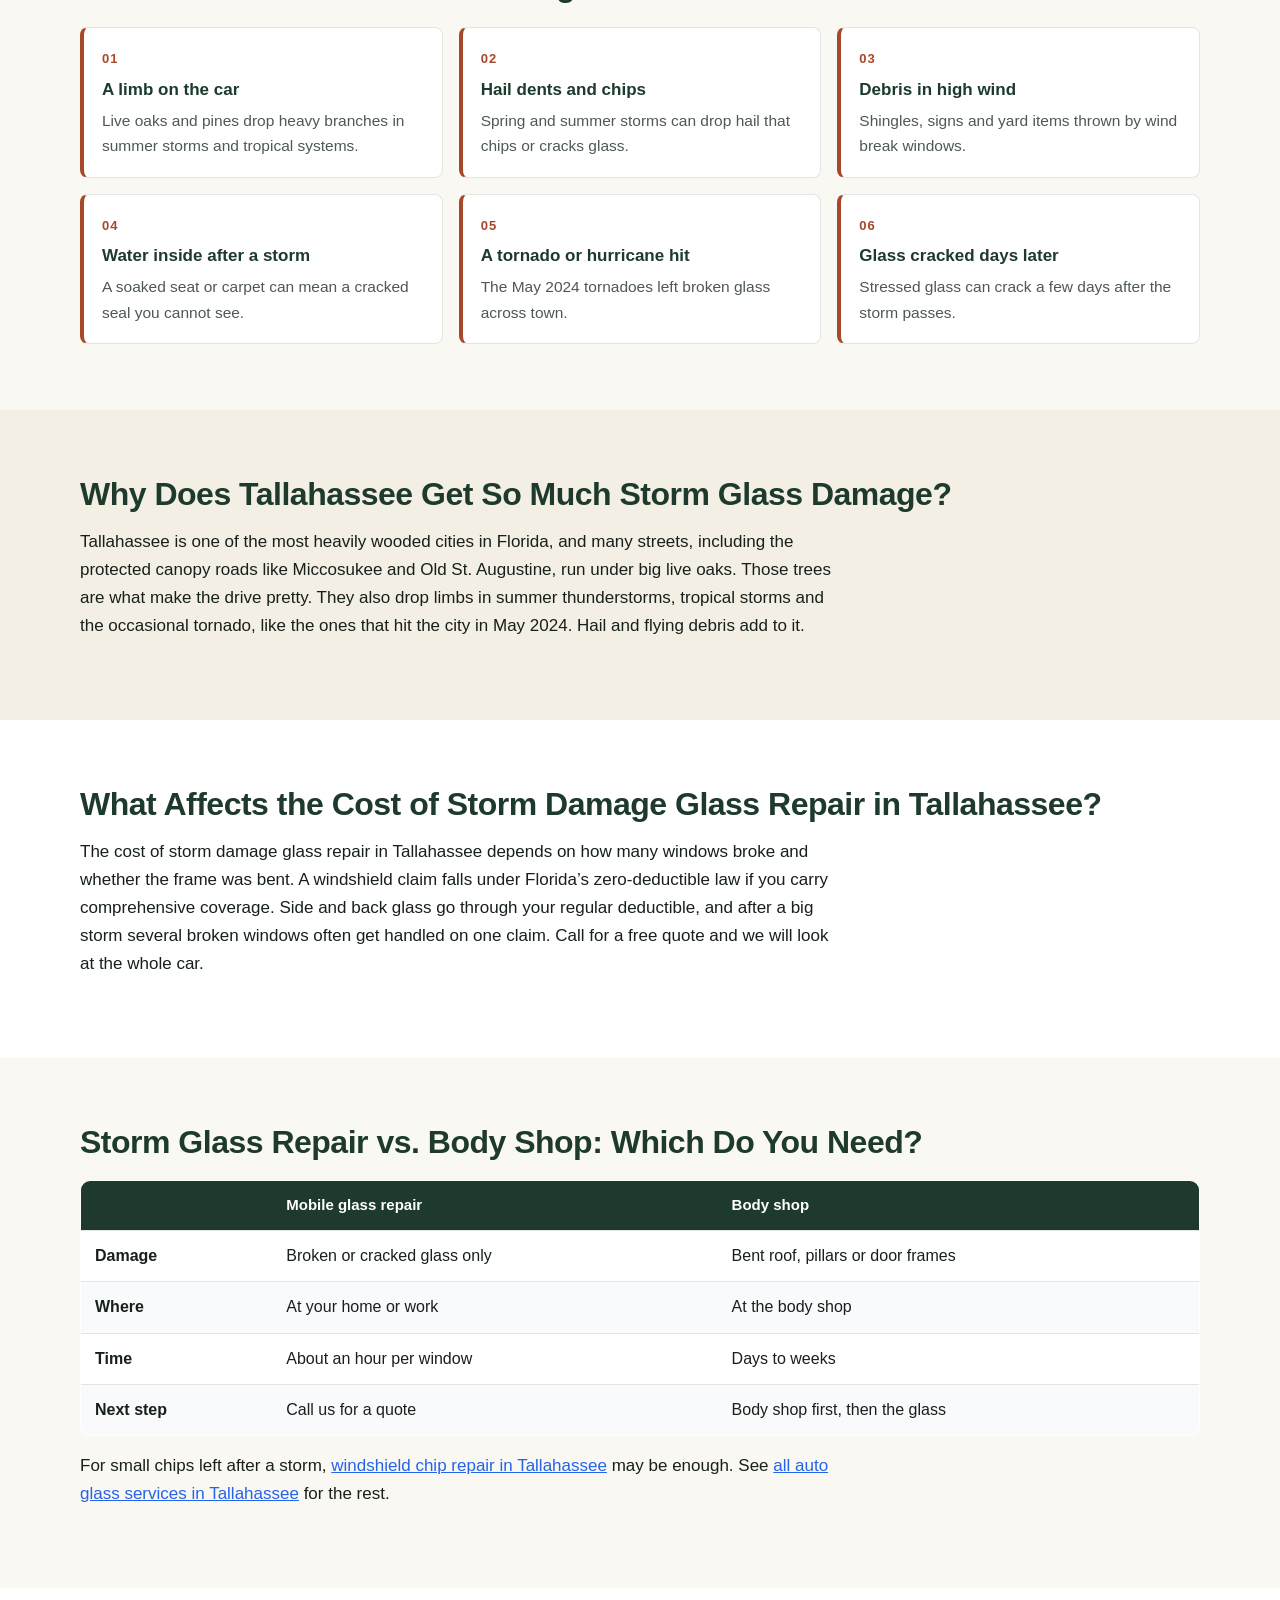
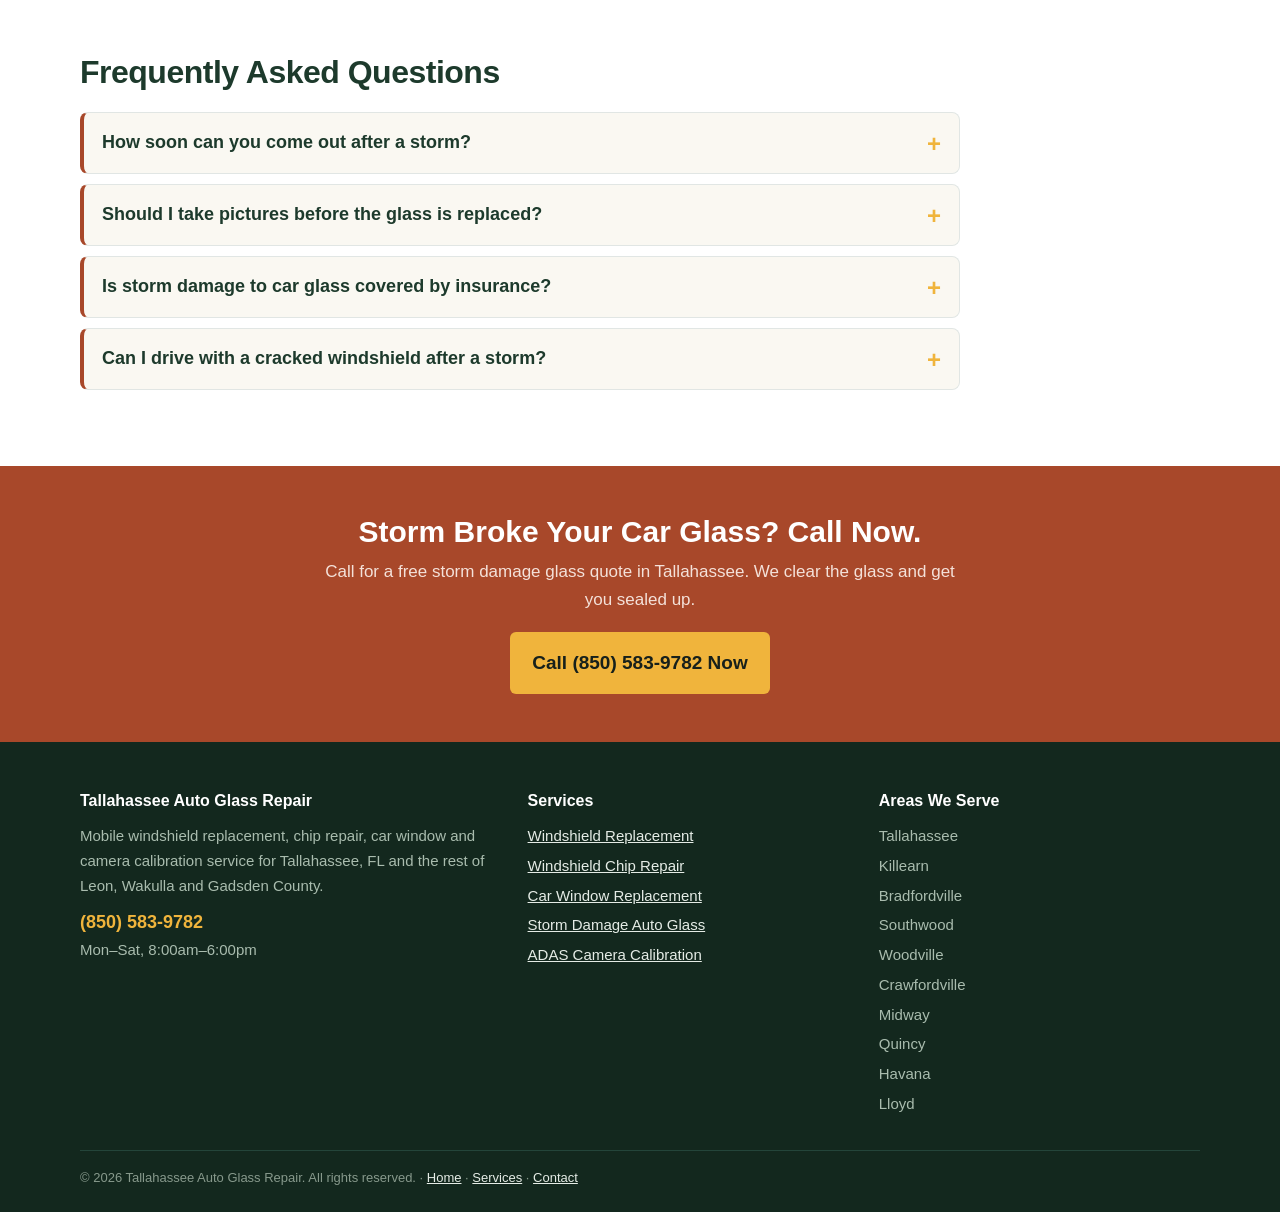
<file: storm-damage-auto-glass-tallahassee.html>
<!DOCTYPE html>
<html lang="en">
<head>
<meta charset="utf-8">
<meta name="viewport" content="width=device-width, initial-scale=1">
<title>Storm Damage Auto Glass Tallahassee FL | Fast Service</title>
<meta name="description" content="Storm damage auto glass repair in Tallahassee, FL. Windshields and windows broken by falling limbs, hail or debris replaced at your home. Free quotes.">
<link rel="canonical" href="https://www.autoglassrepairtallahassee.com/storm-damage-auto-glass-tallahassee.html">
<meta property="og:title" content="Storm Damage Auto Glass Tallahassee FL | Fast Service">
<meta property="og:description" content="Storm damage auto glass repair in Tallahassee, FL. Windshields and windows broken by falling limbs, hail or debris replaced at your home. Free quotes.">
<meta property="og:type" content="website">
<meta property="og:url" content="https://www.autoglassrepairtallahassee.com/storm-damage-auto-glass-tallahassee.html">
<meta property="og:image" content="https://www.autoglassrepairtallahassee.com/storm-damaged-windshield-fallen-oak-limb.webp">
<link rel="stylesheet" href="styles.css">
<script type="application/ld+json">{
 "@context": "https://schema.org",
 "@type": "LocalBusiness",
 "name": "Tallahassee Auto Glass Repair",
 "telephone": "(850) 583-9782",
 "url": "https://www.autoglassrepairtallahassee.com/",
 "image": "https://www.autoglassrepairtallahassee.com/tallahassee-windshield-replacement-driveway.webp",
 "address": {
  "@type": "PostalAddress",
  "streetAddress": "226 N Duval St Suite H",
  "addressLocality": "Tallahassee",
  "addressRegion": "FL",
  "postalCode": "32301",
  "addressCountry": "US"
 },
 "areaServed": [
  "Tallahassee, FL",
  "Killearn, FL",
  "Bradfordville, FL",
  "Southwood, FL",
  "Woodville, FL",
  "Crawfordville, FL",
  "Midway, FL",
  "Quincy, FL",
  "Havana, FL",
  "Lloyd, FL"
 ],
 "description": "Storm Damage Auto Glass in Tallahassee, FL",
 "openingHours": "Mo-Sa 08:00-18:00"
}</script>
<script type="application/ld+json">{
 "@context": "https://schema.org",
 "@type": "FAQPage",
 "mainEntity": [
  {
   "@type": "Question",
   "name": "How soon can you come out after a storm?",
   "acceptedAnswer": {
    "@type": "Answer",
    "text": "We book in the order calls come in, and right after a big storm the schedule fills fast. Call as soon as the roads are safe and we will give you the next open time. It is a stressful week for everyone, and a clear time slot helps."
   }
  },
  {
   "@type": "Question",
   "name": "Should I take pictures before the glass is replaced?",
   "acceptedAnswer": {
    "@type": "Answer",
    "text": "Yes. Take pictures of the car, the broken glass and the limb or debris before anything is moved. Your insurer will usually ask for them with the claim."
   }
  },
  {
   "@type": "Question",
   "name": "Is storm damage to car glass covered by insurance?",
   "acceptedAnswer": {
    "@type": "Answer",
    "text": "Falling objects, hail and wind damage are usually covered if you carry comprehensive coverage. In Florida that coverage carries no deductible on the windshield, while side and back glass go through your normal deductible."
   }
  },
  {
   "@type": "Question",
   "name": "Can I drive with a cracked windshield after a storm?",
   "acceptedAnswer": {
    "@type": "Answer",
    "text": "People often ask, \u201cIs it safe to drive it to you?\u201d You do not have to, since we come to the car. A small crack outside the driver\u2019s view is usually fine for a short trip to a safe place. A windshield that is caved in, badly cracked or blocking your view should not be driven on."
   }
  }
 ]
}</script>
</head>
<body>
<!-- NAV -->
<header class="nav">
  <div class="wrap nav-in">
    <a class="brand" href="/">Tallahassee<span>Auto Glass Repair</span></a>
    <ul class="links">
      <li><a href="/">Home</a></li>
      <li><a href="services.html">Services</a></li>
      <li><a href="windshield-replacement-tallahassee.html">Windshields</a></li>
      <li><a href="windshield-chip-repair-tallahassee.html">Chip Repair</a></li>
      <li><a href="contact.html">Contact</a></li>
    </ul>
    <a class="nav-call" href="tel:+18505839782">&#9742; (850) 583-9782</a>
  </div>
</header>
<!-- HERO -->
<section class="hero">
  <div class="wrap hero-grid">
    <div>
      <span class="tag">After the Storm &middot; Tallahassee, FL</span>
      <h1>Storm Damage Auto Glass in Tallahassee, FL</h1>
      <p class="lead">Storm damage auto glass service in Tallahassee replaces windshields, side windows and back glass broken by falling oak limbs, hail or debris thrown by high wind. Tallahassee Auto Glass Repair comes to your driveway once it is safe, clears the broken glass and gets the car sealed up again.</p>
      <ul class="hero-points"><li>Windshields, side and back glass</li><li>Broken glass cleared out</li><li>Help with the insurance claim</li></ul>
      <div class="call-big">
        <a class="btn btn-sun" href="tel:+18505839782">Call (850) 583-9782 for a Free Quote</a>
        <small>Mobile service &middot; Mon&ndash;Sat 8am&ndash;6pm</small>
      </div>
    </div>
    <div>
      <form class="quote" action="https://formspree.io/f/mbgodzez" method="POST">
        <h2>Get a Free Auto Glass Quote</h2>
        <p class="sub">About a minute to fill out. We call or text back the same business day.</p>
        <input type="hidden" name="_subject" value="New lead - Auto Glass Tallahassee (Storm Damage Auto Glass)">
        <div class="field"><label for="q-name">Name</label><input id="q-name" name="name" type="text" autocomplete="name" required></div>
        <div class="field"><label for="q-phone">Best Phone Number</label><input id="q-phone" name="phone" type="tel" autocomplete="tel" placeholder="(850) 000-0000" required></div>
        <div class="field"><label for="q-vehicle">Year, Make and Model</label><input id="q-vehicle" name="vehicle" type="text" placeholder="e.g. 2021 Honda CR-V"></div>
        <div class="field"><label for="q-service">Service</label><select id="q-service" name="service"><option value="">Choose a service&hellip;</option><option>Windshield Replacement</option><option>Windshield Chip Repair</option><option>Car Window Replacement</option><option>Storm Damage Auto Glass</option><option>ADAS Camera Calibration</option><option>Something else / not sure</option></select></div>
        <div class="field"><label for="q-details">Describe the Damage</label><textarea id="q-details" name="details" placeholder="Example: rock chip on I-10, now a crack about 6 inches long"></textarea></div>
        <input type="text" name="_gotcha" style="display:none" tabindex="-1" autocomplete="off">
        <button type="submit">Send My Free Quote Request</button>
        <p class="alt">Rather talk? Call <a href="tel:+18505839782">(850) 583-9782</a></p>
      </form>
    </div>
  </div>
</section>
<div class="band short"><img src="storm-damaged-windshield-fallen-oak-limb.webp" alt="Oak limb on a pickup truck with a cracked windshield after a storm" width="1600" height="900"></div>

<section class="sec alt">
  <div class="wrap">
    <h2>What Does Storm Damage Auto Glass Involve?</h2>
    <p>The technician first checks the frame around the opening, since a heavy limb can bend the pinch weld the glass sits on. Broken glass is vacuumed out of the cabin, the vents and the door tracks. A windshield is cut out and replaced with fresh urethane, while side glass is fitted to the regulator and adjusted. If the metal is bent too far, we tell you it needs a body shop first, before any new glass goes in. One request: if the limb is still on the car, let a tree crew take it off first.</p>
  </div>
</section>

<section class="sec">
  <div class="wrap">
    <h2>When Do You Need Storm Damage Auto Glass?</h2>
    <div class="signs"><div class="sign"><strong>A limb on the car</strong><p>Live oaks and pines drop heavy branches in summer storms and tropical systems.</p></div><div class="sign"><strong>Hail dents and chips</strong><p>Spring and summer storms can drop hail that chips or cracks glass.</p></div><div class="sign"><strong>Debris in high wind</strong><p>Shingles, signs and yard items thrown by wind break windows.</p></div><div class="sign"><strong>Water inside after a storm</strong><p>A soaked seat or carpet can mean a cracked seal you cannot see.</p></div><div class="sign"><strong>A tornado or hurricane hit</strong><p>The May 2024 tornadoes left broken glass across town.</p></div><div class="sign"><strong>Glass cracked days later</strong><p>Stressed glass can crack a few days after the storm passes.</p></div></div>
  </div>
</section>

<section class="sec coq">
  <div class="wrap">
    <h2>Why Does Tallahassee Get So Much Storm Glass Damage?</h2>
    <p>Tallahassee is one of the most heavily wooded cities in Florida, and many streets, including the protected canopy roads like Miccosukee and Old St. Augustine, run under big live oaks. Those trees are what make the drive pretty. They also drop limbs in summer thunderstorms, tropical storms and the occasional tornado, like the ones that hit the city in May 2024. Hail and flying debris add to it.</p>
  </div>
</section>

<section class="sec alt">
  <div class="wrap">
    <h2>What Affects the Cost of Storm Damage Glass Repair in Tallahassee?</h2>
    <p>The cost of storm damage glass repair in Tallahassee depends on how many windows broke and whether the frame was bent. A windshield claim falls under Florida&rsquo;s zero-deductible law if you carry comprehensive coverage. Side and back glass go through your regular deductible, and after a big storm several broken windows often get handled on one claim. Call for a free quote and we will look at the whole car.</p>
  </div>
</section>

<section class="sec">
  <div class="wrap">
    <h2>Storm Glass Repair vs. Body Shop: Which Do You Need?</h2>
    <table class="cmp"><thead><tr><th></th><th>Mobile glass repair</th><th>Body shop</th></tr></thead><tbody><tr><td><strong>Damage</strong></td><td>Broken or cracked glass only</td><td>Bent roof, pillars or door frames</td></tr><tr><td><strong>Where</strong></td><td>At your home or work</td><td>At the body shop</td></tr><tr><td><strong>Time</strong></td><td>About an hour per window</td><td>Days to weeks</td></tr><tr><td><strong>Next step</strong></td><td>Call us for a quote</td><td>Body shop first, then the glass</td></tr></tbody></table>
    <p style="margin-top:16px;">For small chips left after a storm, <a class="body-link" href="windshield-chip-repair-tallahassee.html" style="color: #2563eb; text-decoration: underline;">windshield chip repair in Tallahassee</a> may be enough. See <a class="body-link" href="services.html" style="color: #2563eb; text-decoration: underline;">all auto glass services in Tallahassee</a> for the rest.</p>
  </div>
</section>

<section class="sec alt">
  <div class="wrap">
    <h2>Frequently Asked Questions</h2>
    <div class="faq"><details><summary><h3>How soon can you come out after a storm?</h3></summary><div class="ans"><p>We book in the order calls come in, and right after a big storm the schedule fills fast. Call as soon as the roads are safe and we will give you the next open time. It is a stressful week for everyone, and a clear time slot helps.</p></div></details><details><summary><h3>Should I take pictures before the glass is replaced?</h3></summary><div class="ans"><p>Yes. Take pictures of the car, the broken glass and the limb or debris before anything is moved. Your insurer will usually ask for them with the claim.</p></div></details><details><summary><h3>Is storm damage to car glass covered by insurance?</h3></summary><div class="ans"><p>Falling objects, hail and wind damage are usually covered if you carry comprehensive coverage. In Florida that coverage carries no deductible on the windshield, while side and back glass go through your normal deductible.</p></div></details><details><summary><h3>Can I drive with a cracked windshield after a storm?</h3></summary><div class="ans"><p>People often ask, &ldquo;Is it safe to drive it to you?&rdquo; You do not have to, since we come to the car. A small crack outside the driver&rsquo;s view is usually fine for a short trip to a safe place. A windshield that is caved in, badly cracked or blocking your view should not be driven on.</p></div></details></div>
  </div>
</section>
<!-- CTA -->
<section class="cta">
  <div class="wrap">
    <h2>Storm Broke Your Car Glass? Call Now.</h2>
    <p>Call for a free storm damage glass quote in Tallahassee. We clear the glass and get you sealed up.</p>
    <a class="btn btn-pine" href="tel:+18505839782">Call (850) 583-9782 Now</a>
  </div>
</section>
<!-- FOOTER -->
<footer class="foot">
  <div class="wrap">
    <div class="foot-grid">
      <div>
        <h4>Tallahassee Auto Glass Repair</h4>
        <p>Mobile windshield replacement, chip repair, car window and camera calibration service for Tallahassee, FL and the rest of Leon, Wakulla and Gadsden County.</p>
        <p style="margin-top:10px;"><a class="tel" href="tel:+18505839782">(850) 583-9782</a></p>
        <p>Mon&ndash;Sat, 8:00am&ndash;6:00pm</p>
      </div>
      <div>
        <h4>Services</h4>
        <ul><li><a href="windshield-replacement-tallahassee.html">Windshield Replacement</a></li><li><a href="windshield-chip-repair-tallahassee.html">Windshield Chip Repair</a></li><li><a href="car-window-replacement-tallahassee.html">Car Window Replacement</a></li><li><a href="storm-damage-auto-glass-tallahassee.html">Storm Damage Auto Glass</a></li><li><a href="adas-calibration-tallahassee.html">ADAS Camera Calibration</a></li></ul>
      </div>
      <div>
        <h4>Areas We Serve</h4>
        <ul><li>Tallahassee</li><li>Killearn</li><li>Bradfordville</li><li>Southwood</li><li>Woodville</li><li>Crawfordville</li><li>Midway</li><li>Quincy</li><li>Havana</li><li>Lloyd</li></ul>
      </div>
    </div>
    <p class="copy">&copy; 2026 Tallahassee Auto Glass Repair. All rights reserved. &middot; <a href="/">Home</a> &middot; <a href="services.html">Services</a> &middot; <a href="contact.html">Contact</a></p>
  </div>
</footer>
</body>
</html>
</file>
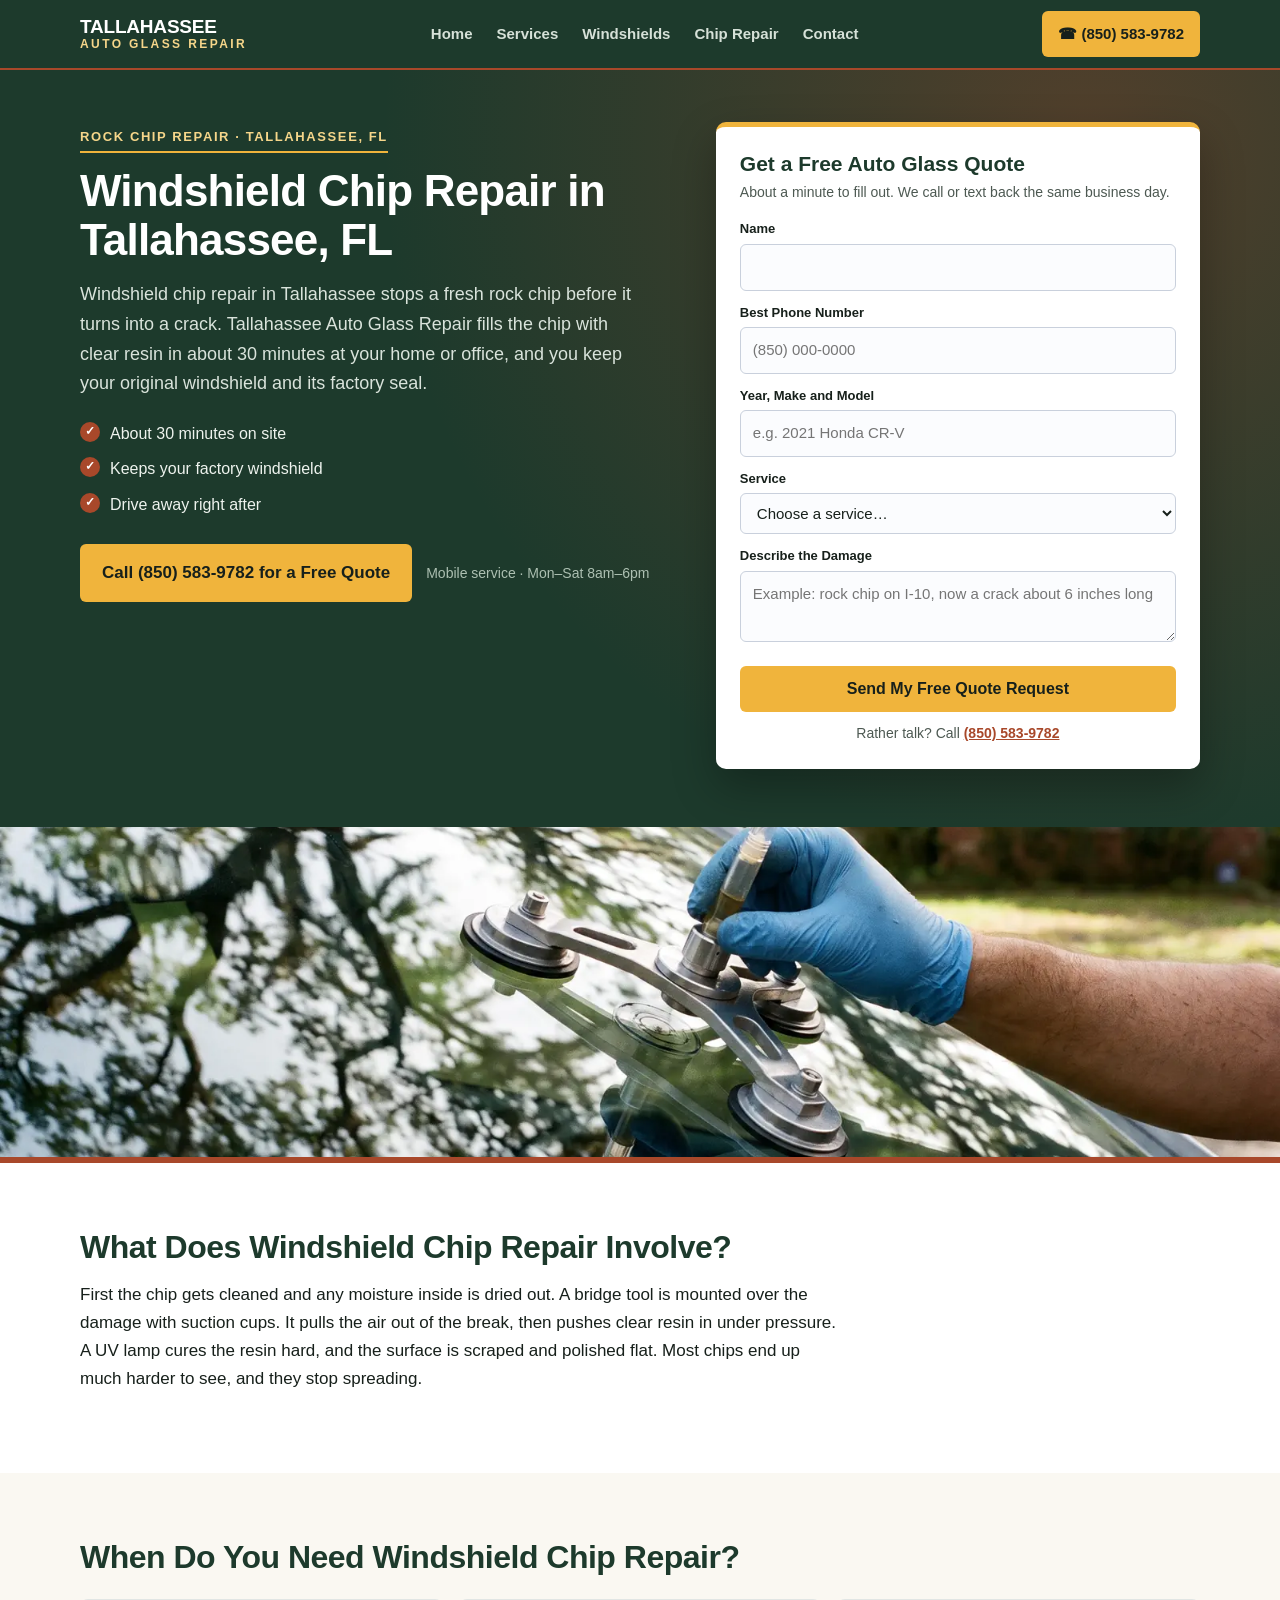
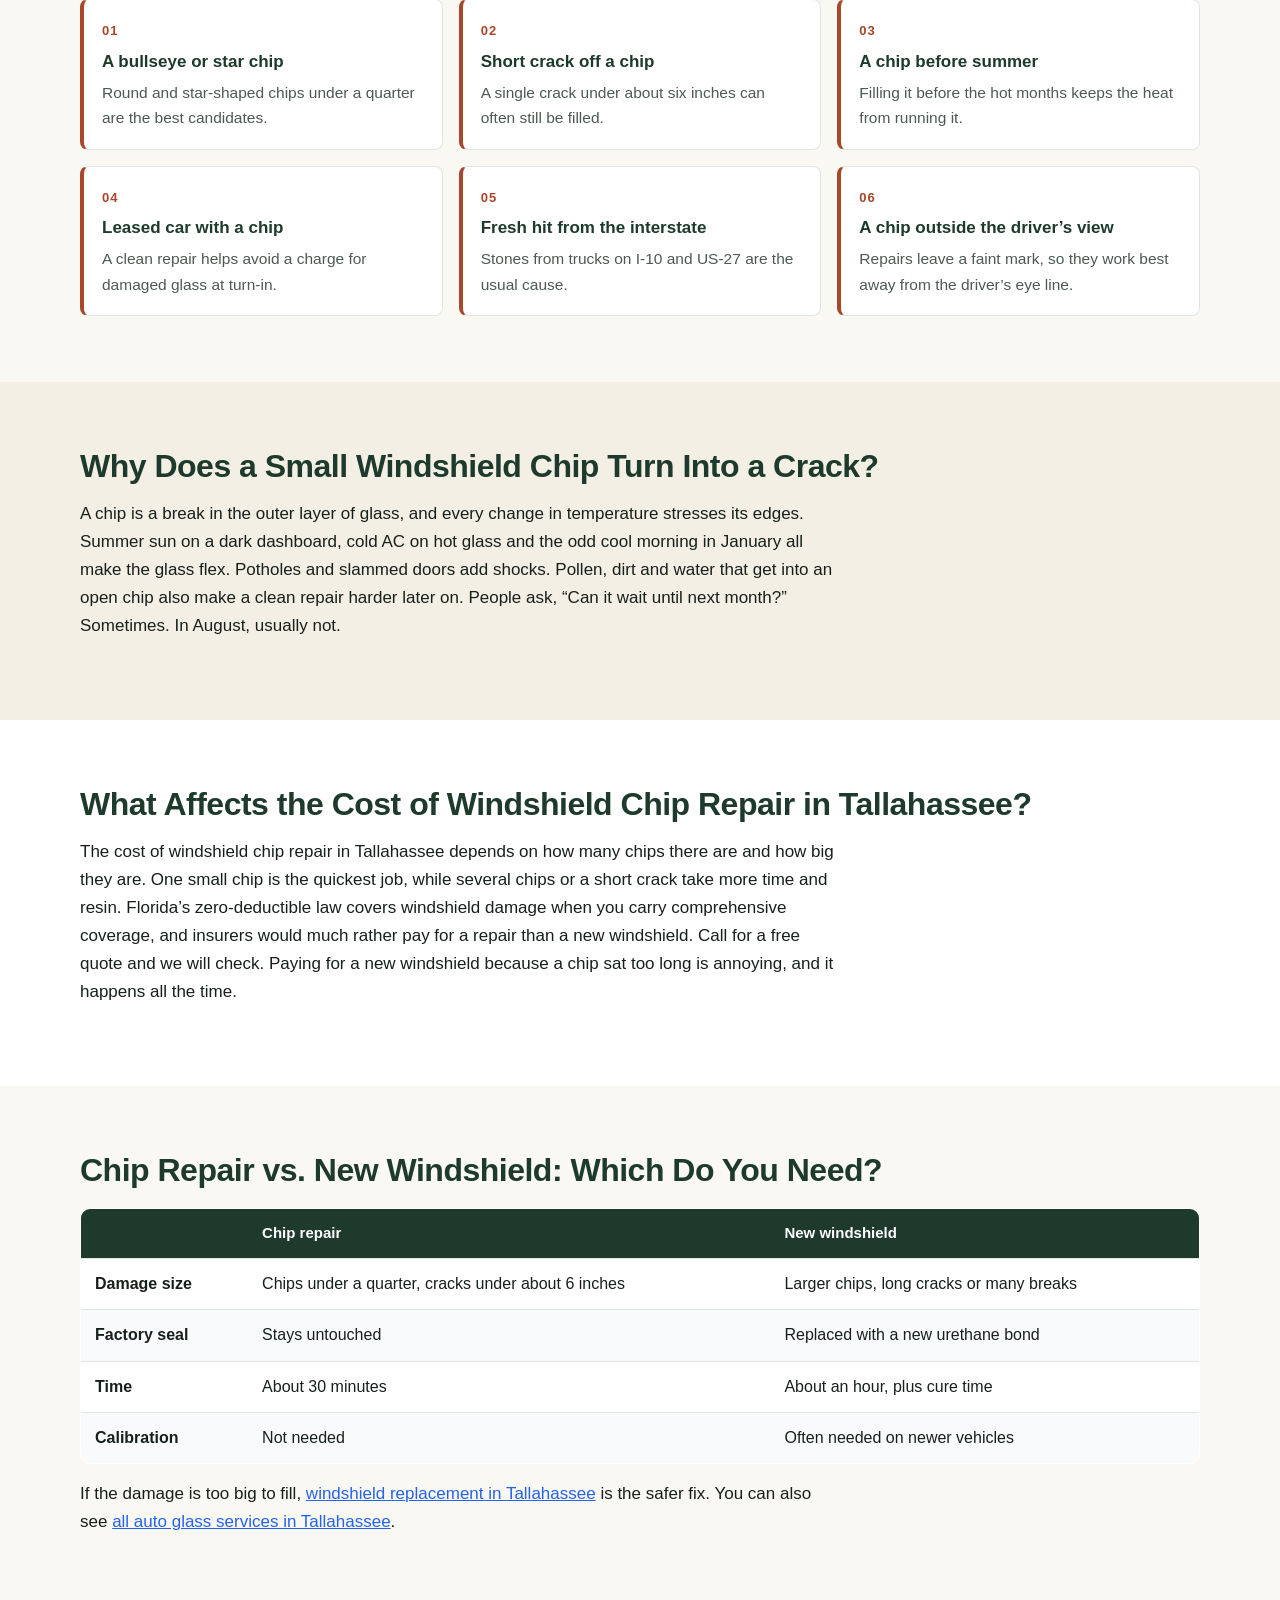
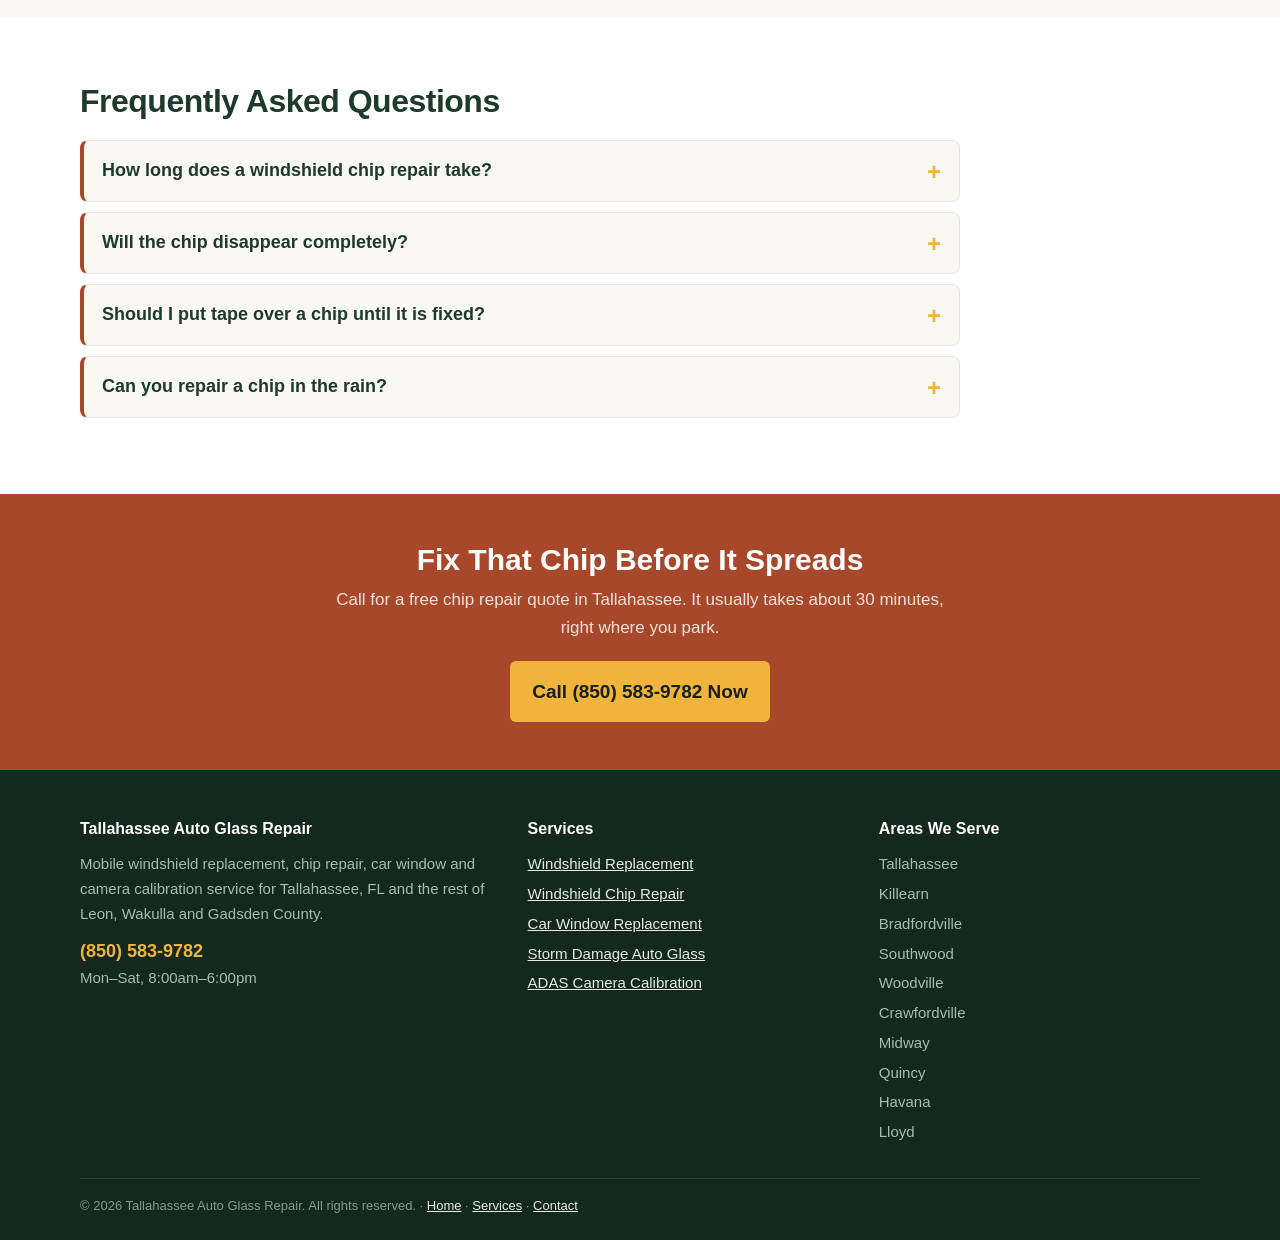
<file: windshield-chip-repair-tallahassee.html>
<!DOCTYPE html>
<html lang="en">
<head>
<meta charset="utf-8">
<meta name="viewport" content="width=device-width, initial-scale=1">
<title>Windshield Chip Repair in Tallahassee, FL | Free Quote</title>
<meta name="description" content="Windshield chip repair in Tallahassee, FL. Resin fills rock chips in about 30 minutes at your home or office, before the heat turns them into cracks.">
<link rel="canonical" href="https://www.autoglassrepairtallahassee.com/windshield-chip-repair-tallahassee.html">
<meta property="og:title" content="Windshield Chip Repair in Tallahassee, FL | Free Quote">
<meta property="og:description" content="Windshield chip repair in Tallahassee, FL. Resin fills rock chips in about 30 minutes at your home or office, before the heat turns them into cracks.">
<meta property="og:type" content="website">
<meta property="og:url" content="https://www.autoglassrepairtallahassee.com/windshield-chip-repair-tallahassee.html">
<meta property="og:image" content="https://www.autoglassrepairtallahassee.com/windshield-chip-repair-tool-live-oak.webp">
<link rel="stylesheet" href="styles.css">
<script type="application/ld+json">{
 "@context": "https://schema.org",
 "@type": "LocalBusiness",
 "name": "Tallahassee Auto Glass Repair",
 "telephone": "(850) 583-9782",
 "url": "https://www.autoglassrepairtallahassee.com/",
 "image": "https://www.autoglassrepairtallahassee.com/tallahassee-windshield-replacement-driveway.webp",
 "address": {
  "@type": "PostalAddress",
  "streetAddress": "226 N Duval St Suite H",
  "addressLocality": "Tallahassee",
  "addressRegion": "FL",
  "postalCode": "32301",
  "addressCountry": "US"
 },
 "areaServed": [
  "Tallahassee, FL",
  "Killearn, FL",
  "Bradfordville, FL",
  "Southwood, FL",
  "Woodville, FL",
  "Crawfordville, FL",
  "Midway, FL",
  "Quincy, FL",
  "Havana, FL",
  "Lloyd, FL"
 ],
 "description": "Windshield Chip Repair in Tallahassee, FL",
 "openingHours": "Mo-Sa 08:00-18:00"
}</script>
<script type="application/ld+json">{
 "@context": "https://schema.org",
 "@type": "FAQPage",
 "mainEntity": [
  {
   "@type": "Question",
   "name": "How long does a windshield chip repair take?",
   "acceptedAnswer": {
    "@type": "Answer",
    "text": "Most chip repairs take about 30 minutes on site, and you can drive right away. The resin is cured with UV light, so there is no waiting for it to dry."
   }
  },
  {
   "@type": "Question",
   "name": "Will the chip disappear completely?",
   "acceptedAnswer": {
    "@type": "Answer",
    "text": "Usually it gets much harder to see, but a faint mark often stays. The main goal is to stop the chip from spreading and to give the glass back its strength."
   }
  },
  {
   "@type": "Question",
   "name": "Should I put tape over a chip until it is fixed?",
   "acceptedAnswer": {
    "@type": "Answer",
    "text": "Clear tape over the chip keeps dirt, pollen and water out until the repair. Also try not to aim the AC straight at the glass on a hot day, since that can make the chip run."
   }
  },
  {
   "@type": "Question",
   "name": "Can you repair a chip in the rain?",
   "acceptedAnswer": {
    "@type": "Answer",
    "text": "The chip has to be dry for the resin to flow in, so we work under a carport, garage or parking deck, or move the time to a dry part of the day."
   }
  }
 ]
}</script>
</head>
<body>
<!-- NAV -->
<header class="nav">
  <div class="wrap nav-in">
    <a class="brand" href="/">Tallahassee<span>Auto Glass Repair</span></a>
    <ul class="links">
      <li><a href="/">Home</a></li>
      <li><a href="services.html">Services</a></li>
      <li><a href="windshield-replacement-tallahassee.html">Windshields</a></li>
      <li><a href="windshield-chip-repair-tallahassee.html">Chip Repair</a></li>
      <li><a href="contact.html">Contact</a></li>
    </ul>
    <a class="nav-call" href="tel:+18505839782">&#9742; (850) 583-9782</a>
  </div>
</header>
<!-- HERO -->
<section class="hero">
  <div class="wrap hero-grid">
    <div>
      <span class="tag">Rock Chip Repair &middot; Tallahassee, FL</span>
      <h1>Windshield Chip Repair in Tallahassee, FL</h1>
      <p class="lead">Windshield chip repair in Tallahassee stops a fresh rock chip before it turns into a crack. Tallahassee Auto Glass Repair fills the chip with clear resin in about 30 minutes at your home or office, and you keep your original windshield and its factory seal.</p>
      <ul class="hero-points"><li>About 30 minutes on site</li><li>Keeps your factory windshield</li><li>Drive away right after</li></ul>
      <div class="call-big">
        <a class="btn btn-sun" href="tel:+18505839782">Call (850) 583-9782 for a Free Quote</a>
        <small>Mobile service &middot; Mon&ndash;Sat 8am&ndash;6pm</small>
      </div>
    </div>
    <div>
      <form class="quote" action="https://formspree.io/f/mbgodzez" method="POST">
        <h2>Get a Free Auto Glass Quote</h2>
        <p class="sub">About a minute to fill out. We call or text back the same business day.</p>
        <input type="hidden" name="_subject" value="New lead - Auto Glass Tallahassee (Windshield Chip Repair)">
        <div class="field"><label for="q-name">Name</label><input id="q-name" name="name" type="text" autocomplete="name" required></div>
        <div class="field"><label for="q-phone">Best Phone Number</label><input id="q-phone" name="phone" type="tel" autocomplete="tel" placeholder="(850) 000-0000" required></div>
        <div class="field"><label for="q-vehicle">Year, Make and Model</label><input id="q-vehicle" name="vehicle" type="text" placeholder="e.g. 2021 Honda CR-V"></div>
        <div class="field"><label for="q-service">Service</label><select id="q-service" name="service"><option value="">Choose a service&hellip;</option><option>Windshield Replacement</option><option>Windshield Chip Repair</option><option>Car Window Replacement</option><option>Storm Damage Auto Glass</option><option>ADAS Camera Calibration</option><option>Something else / not sure</option></select></div>
        <div class="field"><label for="q-details">Describe the Damage</label><textarea id="q-details" name="details" placeholder="Example: rock chip on I-10, now a crack about 6 inches long"></textarea></div>
        <input type="text" name="_gotcha" style="display:none" tabindex="-1" autocomplete="off">
        <button type="submit">Send My Free Quote Request</button>
        <p class="alt">Rather talk? Call <a href="tel:+18505839782">(850) 583-9782</a></p>
      </form>
    </div>
  </div>
</section>
<div class="band short"><img src="windshield-chip-repair-tool-live-oak.webp" alt="Chip repair bridge tool with suction cups on a windshield" width="1600" height="900"></div>

<section class="sec alt">
  <div class="wrap">
    <h2>What Does Windshield Chip Repair Involve?</h2>
    <p>First the chip gets cleaned and any moisture inside is dried out. A bridge tool is mounted over the damage with suction cups. It pulls the air out of the break, then pushes clear resin in under pressure. A UV lamp cures the resin hard, and the surface is scraped and polished flat. Most chips end up much harder to see, and they stop spreading.</p>
  </div>
</section>

<section class="sec">
  <div class="wrap">
    <h2>When Do You Need Windshield Chip Repair?</h2>
    <div class="signs"><div class="sign"><strong>A bullseye or star chip</strong><p>Round and star-shaped chips under a quarter are the best candidates.</p></div><div class="sign"><strong>Short crack off a chip</strong><p>A single crack under about six inches can often still be filled.</p></div><div class="sign"><strong>A chip before summer</strong><p>Filling it before the hot months keeps the heat from running it.</p></div><div class="sign"><strong>Leased car with a chip</strong><p>A clean repair helps avoid a charge for damaged glass at turn-in.</p></div><div class="sign"><strong>Fresh hit from the interstate</strong><p>Stones from trucks on I-10 and US-27 are the usual cause.</p></div><div class="sign"><strong>A chip outside the driver&rsquo;s view</strong><p>Repairs leave a faint mark, so they work best away from the driver&rsquo;s eye line.</p></div></div>
  </div>
</section>

<section class="sec coq">
  <div class="wrap">
    <h2>Why Does a Small Windshield Chip Turn Into a Crack?</h2>
    <p>A chip is a break in the outer layer of glass, and every change in temperature stresses its edges. Summer sun on a dark dashboard, cold AC on hot glass and the odd cool morning in January all make the glass flex. Potholes and slammed doors add shocks. Pollen, dirt and water that get into an open chip also make a clean repair harder later on. People ask, &ldquo;Can it wait until next month?&rdquo; Sometimes. In August, usually not.</p>
  </div>
</section>

<section class="sec alt">
  <div class="wrap">
    <h2>What Affects the Cost of Windshield Chip Repair in Tallahassee?</h2>
    <p>The cost of windshield chip repair in Tallahassee depends on how many chips there are and how big they are. One small chip is the quickest job, while several chips or a short crack take more time and resin. Florida&rsquo;s zero-deductible law covers windshield damage when you carry comprehensive coverage, and insurers would much rather pay for a repair than a new windshield. Call for a free quote and we will check. Paying for a new windshield because a chip sat too long is annoying, and it happens all the time.</p>
  </div>
</section>

<section class="sec">
  <div class="wrap">
    <h2>Chip Repair vs. New Windshield: Which Do You Need?</h2>
    <table class="cmp"><thead><tr><th></th><th>Chip repair</th><th>New windshield</th></tr></thead><tbody><tr><td><strong>Damage size</strong></td><td>Chips under a quarter, cracks under about 6 inches</td><td>Larger chips, long cracks or many breaks</td></tr><tr><td><strong>Factory seal</strong></td><td>Stays untouched</td><td>Replaced with a new urethane bond</td></tr><tr><td><strong>Time</strong></td><td>About 30 minutes</td><td>About an hour, plus cure time</td></tr><tr><td><strong>Calibration</strong></td><td>Not needed</td><td>Often needed on newer vehicles</td></tr></tbody></table>
    <p style="margin-top:16px;">If the damage is too big to fill, <a class="body-link" href="windshield-replacement-tallahassee.html" style="color: #2563eb; text-decoration: underline;">windshield replacement in Tallahassee</a> is the safer fix. You can also see <a class="body-link" href="services.html" style="color: #2563eb; text-decoration: underline;">all auto glass services in Tallahassee</a>.</p>
  </div>
</section>

<section class="sec alt">
  <div class="wrap">
    <h2>Frequently Asked Questions</h2>
    <div class="faq"><details><summary><h3>How long does a windshield chip repair take?</h3></summary><div class="ans"><p>Most chip repairs take about 30 minutes on site, and you can drive right away. The resin is cured with UV light, so there is no waiting for it to dry.</p></div></details><details><summary><h3>Will the chip disappear completely?</h3></summary><div class="ans"><p>Usually it gets much harder to see, but a faint mark often stays. The main goal is to stop the chip from spreading and to give the glass back its strength.</p></div></details><details><summary><h3>Should I put tape over a chip until it is fixed?</h3></summary><div class="ans"><p>Clear tape over the chip keeps dirt, pollen and water out until the repair. Also try not to aim the AC straight at the glass on a hot day, since that can make the chip run.</p></div></details><details><summary><h3>Can you repair a chip in the rain?</h3></summary><div class="ans"><p>The chip has to be dry for the resin to flow in, so we work under a carport, garage or parking deck, or move the time to a dry part of the day.</p></div></details></div>
  </div>
</section>
<!-- CTA -->
<section class="cta">
  <div class="wrap">
    <h2>Fix That Chip Before It Spreads</h2>
    <p>Call for a free chip repair quote in Tallahassee. It usually takes about 30 minutes, right where you park.</p>
    <a class="btn btn-pine" href="tel:+18505839782">Call (850) 583-9782 Now</a>
  </div>
</section>
<!-- FOOTER -->
<footer class="foot">
  <div class="wrap">
    <div class="foot-grid">
      <div>
        <h4>Tallahassee Auto Glass Repair</h4>
        <p>Mobile windshield replacement, chip repair, car window and camera calibration service for Tallahassee, FL and the rest of Leon, Wakulla and Gadsden County.</p>
        <p style="margin-top:10px;"><a class="tel" href="tel:+18505839782">(850) 583-9782</a></p>
        <p>Mon&ndash;Sat, 8:00am&ndash;6:00pm</p>
      </div>
      <div>
        <h4>Services</h4>
        <ul><li><a href="windshield-replacement-tallahassee.html">Windshield Replacement</a></li><li><a href="windshield-chip-repair-tallahassee.html">Windshield Chip Repair</a></li><li><a href="car-window-replacement-tallahassee.html">Car Window Replacement</a></li><li><a href="storm-damage-auto-glass-tallahassee.html">Storm Damage Auto Glass</a></li><li><a href="adas-calibration-tallahassee.html">ADAS Camera Calibration</a></li></ul>
      </div>
      <div>
        <h4>Areas We Serve</h4>
        <ul><li>Tallahassee</li><li>Killearn</li><li>Bradfordville</li><li>Southwood</li><li>Woodville</li><li>Crawfordville</li><li>Midway</li><li>Quincy</li><li>Havana</li><li>Lloyd</li></ul>
      </div>
    </div>
    <p class="copy">&copy; 2026 Tallahassee Auto Glass Repair. All rights reserved. &middot; <a href="/">Home</a> &middot; <a href="services.html">Services</a> &middot; <a href="contact.html">Contact</a></p>
  </div>
</footer>
</body>
</html>
</file>
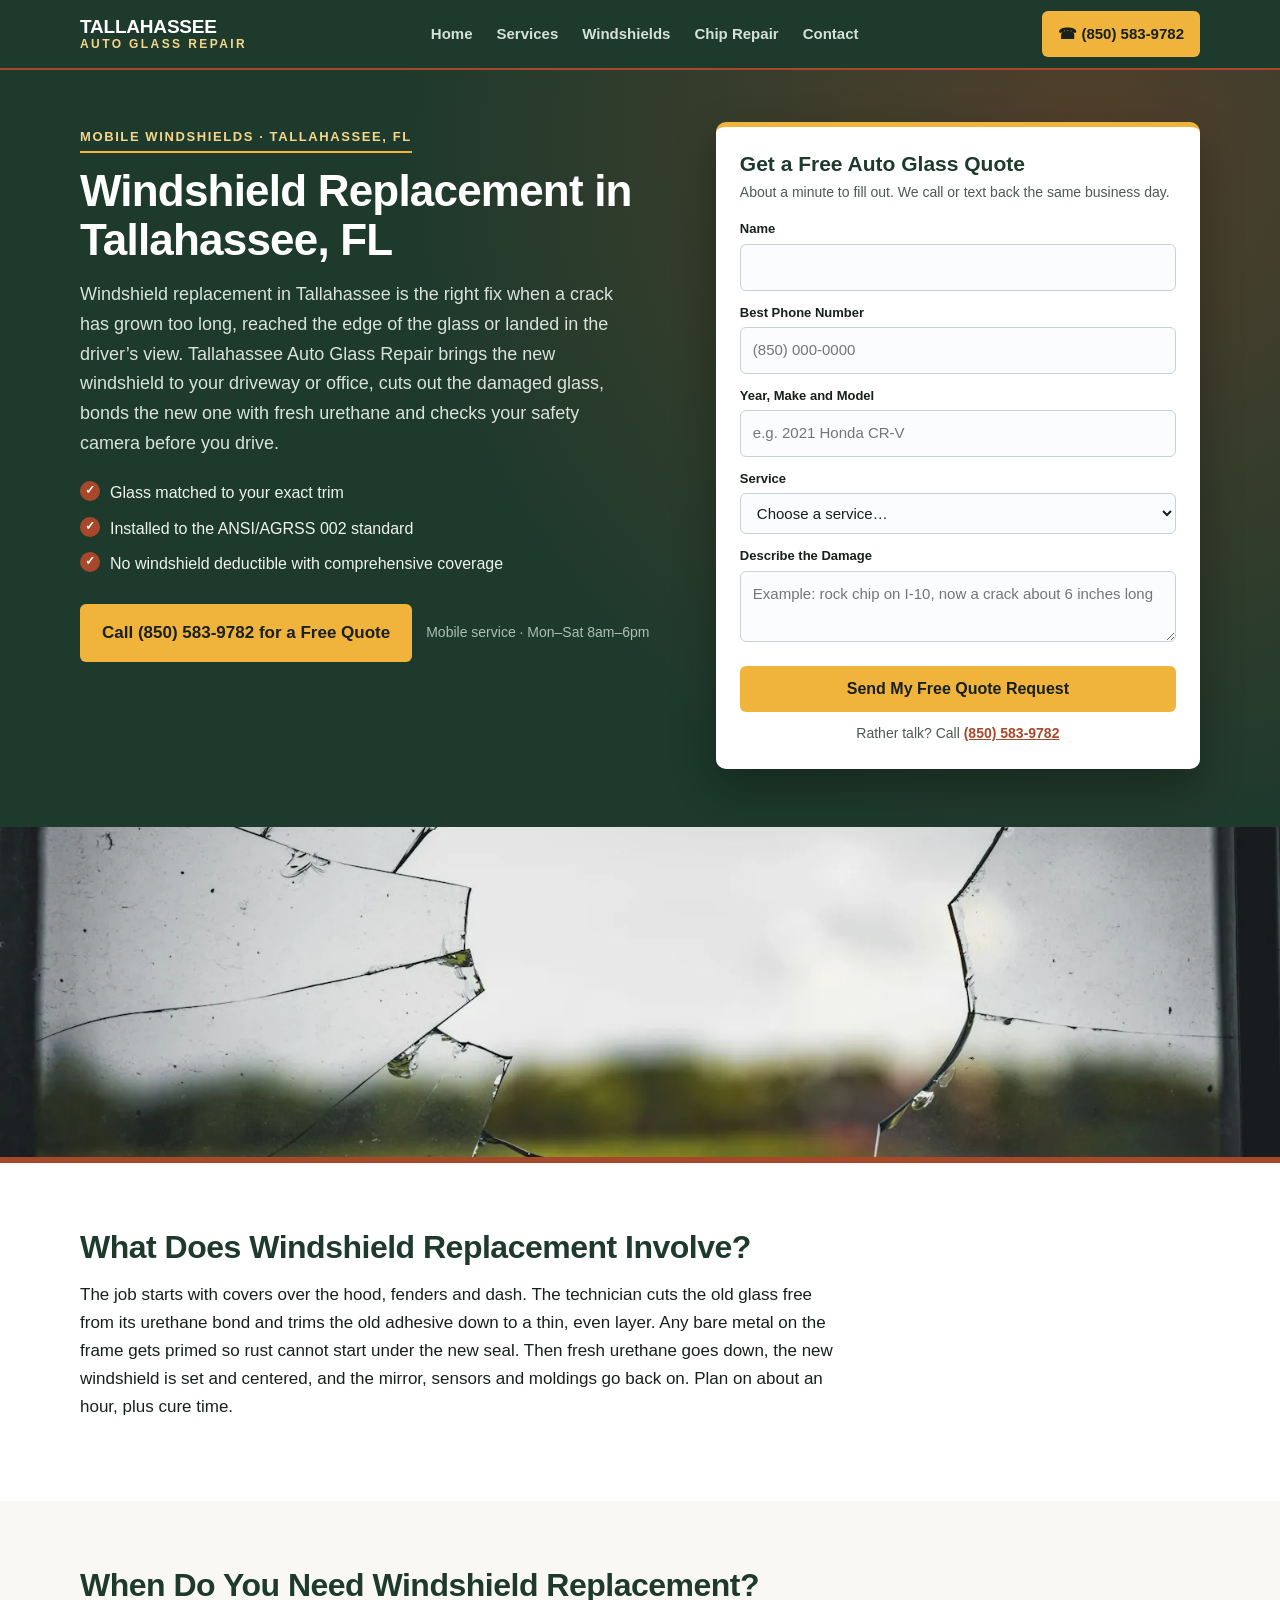
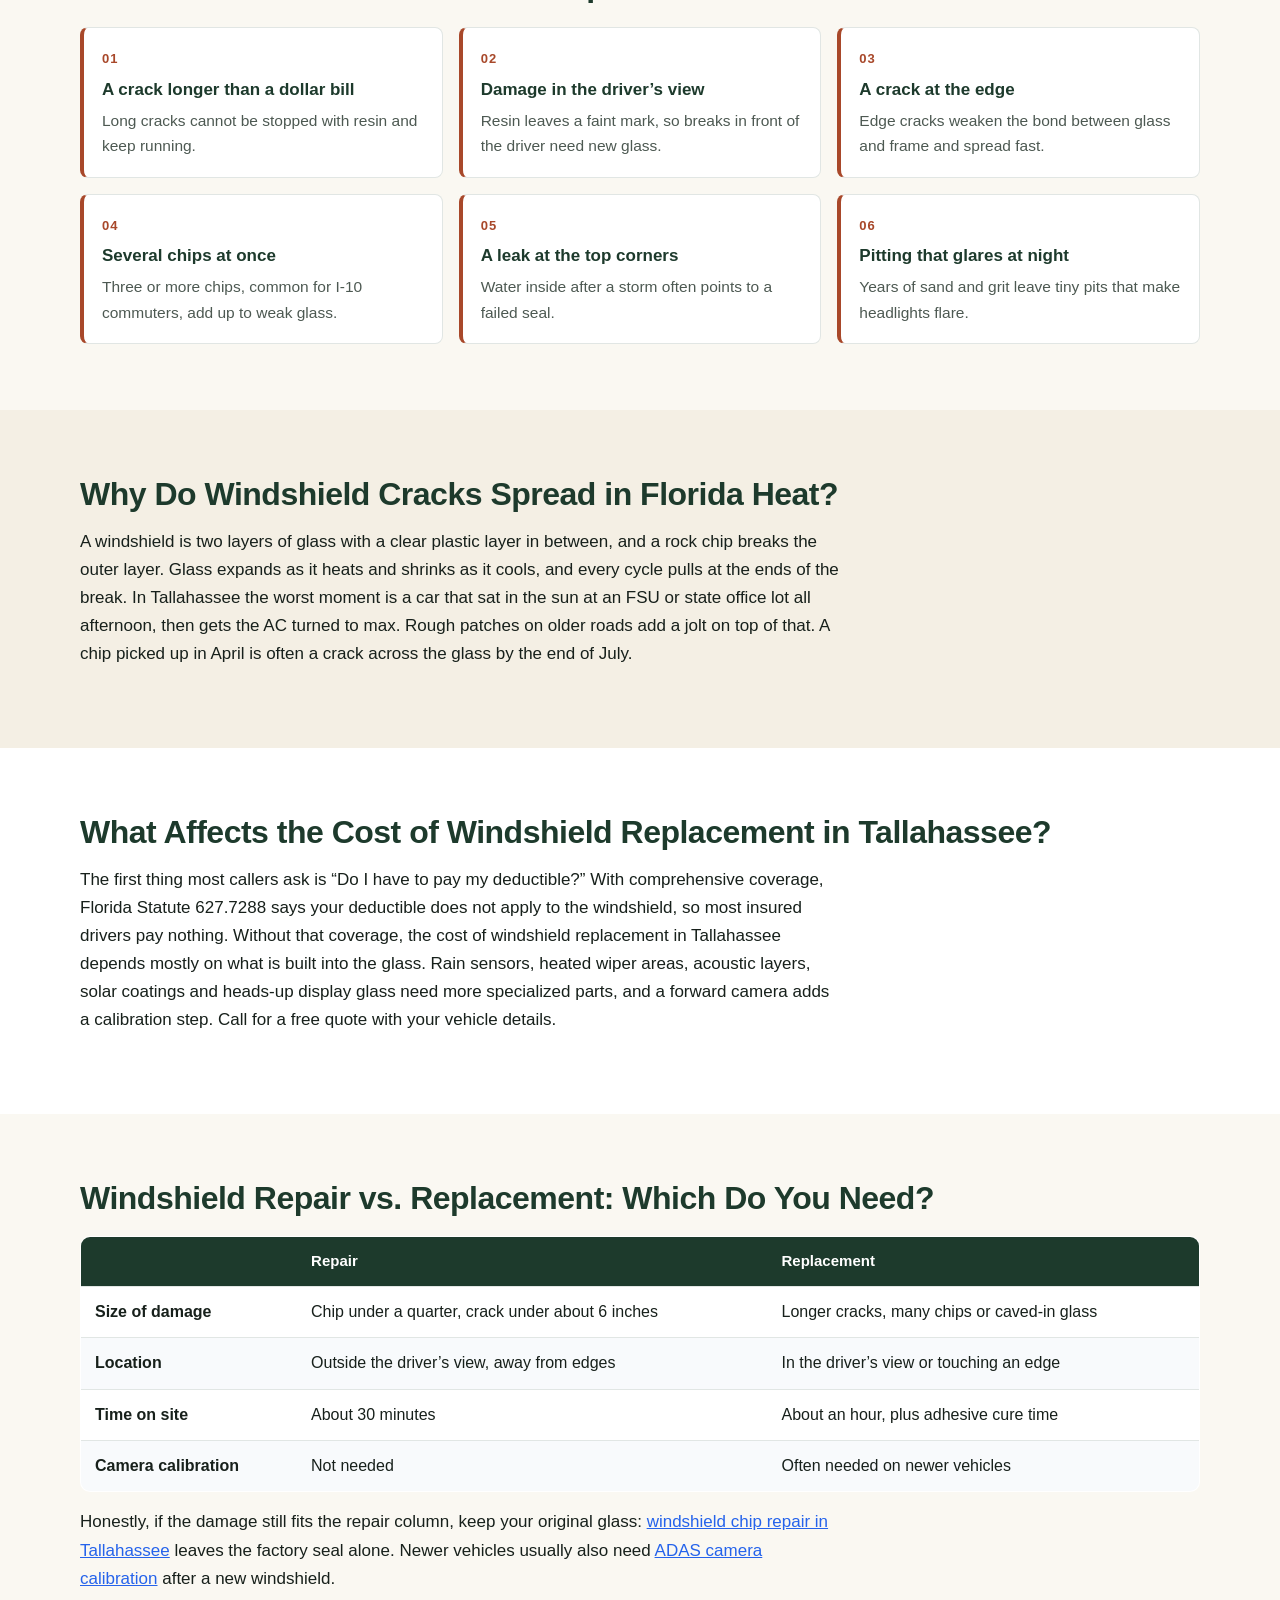
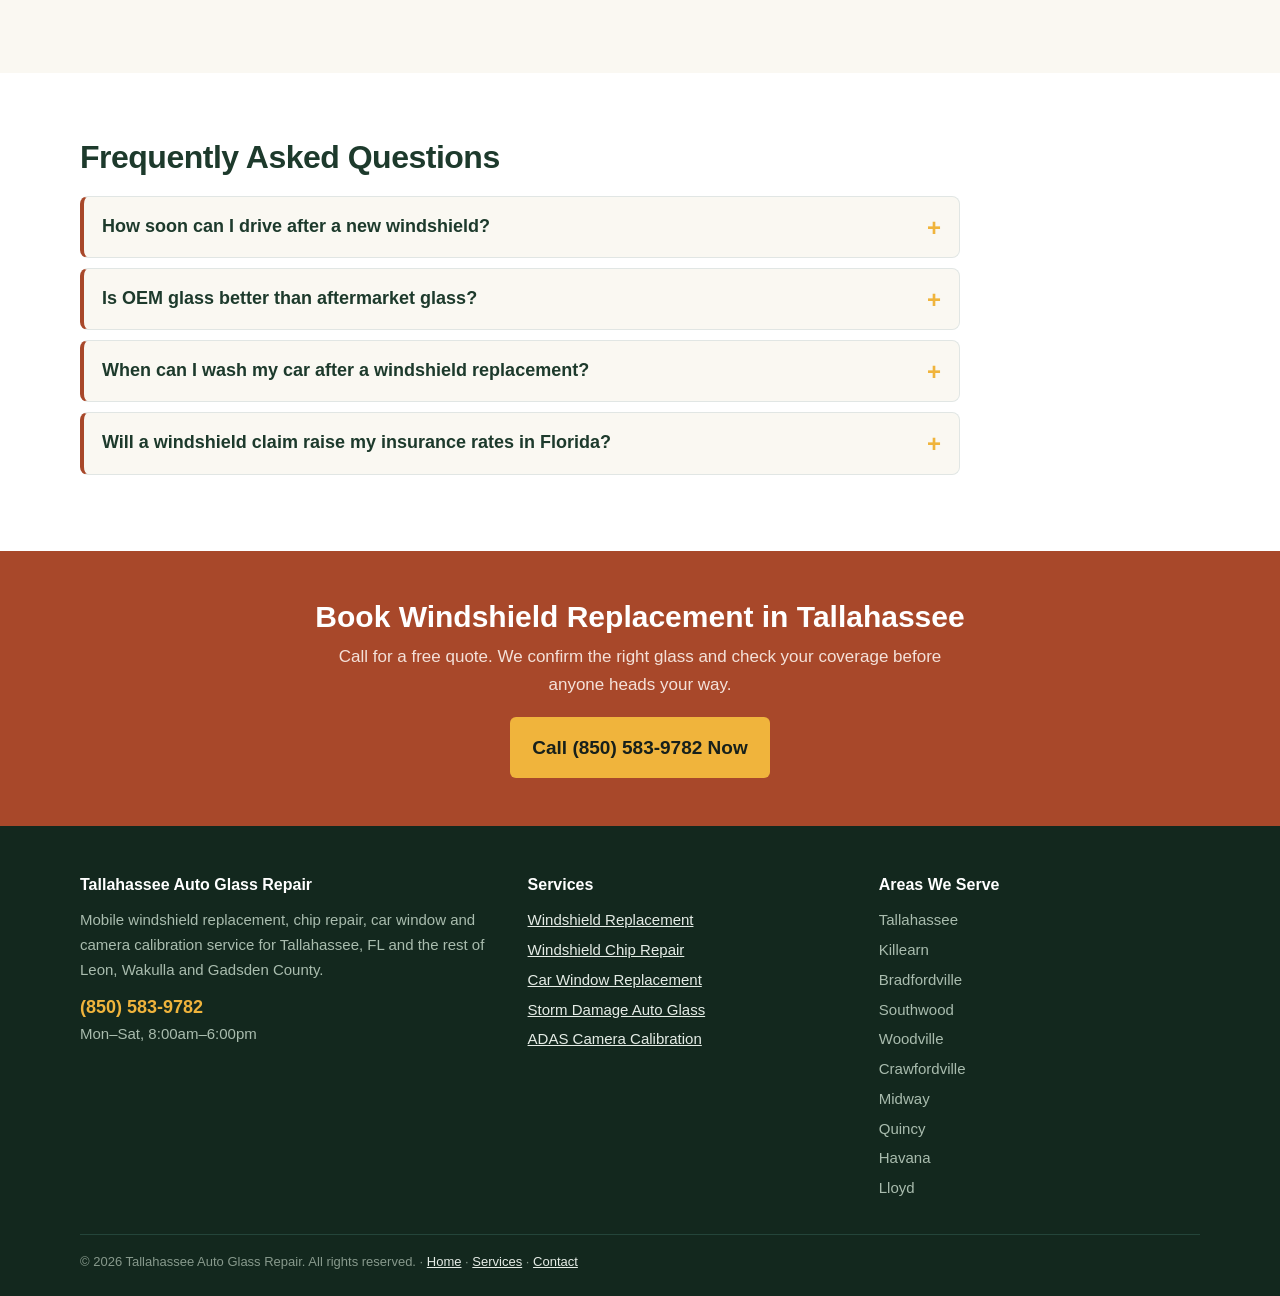
<file: windshield-replacement-tallahassee.html>
<!DOCTYPE html>
<html lang="en">
<head>
<meta charset="utf-8">
<meta name="viewport" content="width=device-width, initial-scale=1">
<title>Windshield Replacement in Tallahassee, FL | Mobile</title>
<meta name="description" content="Mobile windshield replacement in Tallahassee, FL. Glass matched to your trim, proper urethane cure and camera calibration at home or work. Free quotes.">
<link rel="canonical" href="https://www.autoglassrepairtallahassee.com/windshield-replacement-tallahassee.html">
<meta property="og:title" content="Windshield Replacement in Tallahassee, FL | Mobile">
<meta property="og:description" content="Mobile windshield replacement in Tallahassee, FL. Glass matched to your trim, proper urethane cure and camera calibration at home or work. Free quotes.">
<meta property="og:type" content="website">
<meta property="og:url" content="https://www.autoglassrepairtallahassee.com/windshield-replacement-tallahassee.html">
<meta property="og:image" content="https://www.autoglassrepairtallahassee.com/cracked-windshield-glass-spreading.webp">
<link rel="stylesheet" href="styles.css">
<script type="application/ld+json">{
 "@context": "https://schema.org",
 "@type": "LocalBusiness",
 "name": "Tallahassee Auto Glass Repair",
 "telephone": "(850) 583-9782",
 "url": "https://www.autoglassrepairtallahassee.com/",
 "image": "https://www.autoglassrepairtallahassee.com/tallahassee-windshield-replacement-driveway.webp",
 "address": {
  "@type": "PostalAddress",
  "streetAddress": "226 N Duval St Suite H",
  "addressLocality": "Tallahassee",
  "addressRegion": "FL",
  "postalCode": "32301",
  "addressCountry": "US"
 },
 "areaServed": [
  "Tallahassee, FL",
  "Killearn, FL",
  "Bradfordville, FL",
  "Southwood, FL",
  "Woodville, FL",
  "Crawfordville, FL",
  "Midway, FL",
  "Quincy, FL",
  "Havana, FL",
  "Lloyd, FL"
 ],
 "description": "Windshield Replacement in Tallahassee, FL",
 "openingHours": "Mo-Sa 08:00-18:00"
}</script>
<script type="application/ld+json">{
 "@context": "https://schema.org",
 "@type": "FAQPage",
 "mainEntity": [
  {
   "@type": "Question",
   "name": "How soon can I drive after a new windshield?",
   "acceptedAnswer": {
    "@type": "Answer",
    "text": "Most urethane adhesives reach safe drive-away strength in one to three hours, depending on the product and the weather. The technician gives you the exact time before leaving. Driving too soon can let the glass shift or weaken the bond the airbag relies on."
   }
  },
  {
   "@type": "Question",
   "name": "Is OEM glass better than aftermarket glass?",
   "acceptedAnswer": {
    "@type": "Answer",
    "text": "OEM glass comes from the same supplier that made your original windshield. Good aftermarket glass meets the same federal safety rules, but on cars with cameras or heads-up displays OEM glass can make calibration easier. We tell you which options fit your vehicle and your insurance."
   }
  },
  {
   "@type": "Question",
   "name": "When can I wash my car after a windshield replacement?",
   "acceptedAnswer": {
    "@type": "Answer",
    "text": "Wait at least a day before a car wash, and keep pressure washers away from the edges of the glass for a couple of days so the new seal is not disturbed."
   }
  },
  {
   "@type": "Question",
   "name": "Will a windshield claim raise my insurance rates in Florida?",
   "acceptedAnswer": {
    "@type": "Answer",
    "text": "A glass-only claim under comprehensive coverage is generally treated as a no-fault claim. If you are worried about it, call your agent before filing, or ask us and we will walk you through what the insurer will ask."
   }
  }
 ]
}</script>
</head>
<body>
<!-- NAV -->
<header class="nav">
  <div class="wrap nav-in">
    <a class="brand" href="/">Tallahassee<span>Auto Glass Repair</span></a>
    <ul class="links">
      <li><a href="/">Home</a></li>
      <li><a href="services.html">Services</a></li>
      <li><a href="windshield-replacement-tallahassee.html">Windshields</a></li>
      <li><a href="windshield-chip-repair-tallahassee.html">Chip Repair</a></li>
      <li><a href="contact.html">Contact</a></li>
    </ul>
    <a class="nav-call" href="tel:+18505839782">&#9742; (850) 583-9782</a>
  </div>
</header>
<!-- HERO -->
<section class="hero">
  <div class="wrap hero-grid">
    <div>
      <span class="tag">Mobile Windshields &middot; Tallahassee, FL</span>
      <h1>Windshield Replacement in Tallahassee, FL</h1>
      <p class="lead">Windshield replacement in Tallahassee is the right fix when a crack has grown too long, reached the edge of the glass or landed in the driver&rsquo;s view. Tallahassee Auto Glass Repair brings the new windshield to your driveway or office, cuts out the damaged glass, bonds the new one with fresh urethane and checks your safety camera before you drive.</p>
      <ul class="hero-points"><li>Glass matched to your exact trim</li><li>Installed to the ANSI/AGRSS 002 standard</li><li>No windshield deductible with comprehensive coverage</li></ul>
      <div class="call-big">
        <a class="btn btn-sun" href="tel:+18505839782">Call (850) 583-9782 for a Free Quote</a>
        <small>Mobile service &middot; Mon&ndash;Sat 8am&ndash;6pm</small>
      </div>
    </div>
    <div>
      <form class="quote" action="https://formspree.io/f/mbgodzez" method="POST">
        <h2>Get a Free Auto Glass Quote</h2>
        <p class="sub">About a minute to fill out. We call or text back the same business day.</p>
        <input type="hidden" name="_subject" value="New lead - Auto Glass Tallahassee (Windshield Replacement)">
        <div class="field"><label for="q-name">Name</label><input id="q-name" name="name" type="text" autocomplete="name" required></div>
        <div class="field"><label for="q-phone">Best Phone Number</label><input id="q-phone" name="phone" type="tel" autocomplete="tel" placeholder="(850) 000-0000" required></div>
        <div class="field"><label for="q-vehicle">Year, Make and Model</label><input id="q-vehicle" name="vehicle" type="text" placeholder="e.g. 2021 Honda CR-V"></div>
        <div class="field"><label for="q-service">Service</label><select id="q-service" name="service"><option value="">Choose a service&hellip;</option><option>Windshield Replacement</option><option>Windshield Chip Repair</option><option>Car Window Replacement</option><option>Storm Damage Auto Glass</option><option>ADAS Camera Calibration</option><option>Something else / not sure</option></select></div>
        <div class="field"><label for="q-details">Describe the Damage</label><textarea id="q-details" name="details" placeholder="Example: rock chip on I-10, now a crack about 6 inches long"></textarea></div>
        <input type="text" name="_gotcha" style="display:none" tabindex="-1" autocomplete="off">
        <button type="submit">Send My Free Quote Request</button>
        <p class="alt">Rather talk? Call <a href="tel:+18505839782">(850) 583-9782</a></p>
      </form>
    </div>
  </div>
</section>
<div class="band short"><img src="cracked-windshield-glass-spreading.webp" alt="Windshield glass with a long crack that needs replacement" width="1600" height="900"></div>

<section class="sec alt">
  <div class="wrap">
    <h2>What Does Windshield Replacement Involve?</h2>
    <p>The job starts with covers over the hood, fenders and dash. The technician cuts the old glass free from its urethane bond and trims the old adhesive down to a thin, even layer. Any bare metal on the frame gets primed so rust cannot start under the new seal. Then fresh urethane goes down, the new windshield is set and centered, and the mirror, sensors and moldings go back on. Plan on about an hour, plus cure time.</p>
  </div>
</section>

<section class="sec">
  <div class="wrap">
    <h2>When Do You Need Windshield Replacement?</h2>
    <div class="signs"><div class="sign"><strong>A crack longer than a dollar bill</strong><p>Long cracks cannot be stopped with resin and keep running.</p></div><div class="sign"><strong>Damage in the driver&rsquo;s view</strong><p>Resin leaves a faint mark, so breaks in front of the driver need new glass.</p></div><div class="sign"><strong>A crack at the edge</strong><p>Edge cracks weaken the bond between glass and frame and spread fast.</p></div><div class="sign"><strong>Several chips at once</strong><p>Three or more chips, common for I-10 commuters, add up to weak glass.</p></div><div class="sign"><strong>A leak at the top corners</strong><p>Water inside after a storm often points to a failed seal.</p></div><div class="sign"><strong>Pitting that glares at night</strong><p>Years of sand and grit leave tiny pits that make headlights flare.</p></div></div>
  </div>
</section>

<section class="sec coq">
  <div class="wrap">
    <h2>Why Do Windshield Cracks Spread in Florida Heat?</h2>
    <p>A windshield is two layers of glass with a clear plastic layer in between, and a rock chip breaks the outer layer. Glass expands as it heats and shrinks as it cools, and every cycle pulls at the ends of the break. In Tallahassee the worst moment is a car that sat in the sun at an FSU or state office lot all afternoon, then gets the AC turned to max. Rough patches on older roads add a jolt on top of that. A chip picked up in April is often a crack across the glass by the end of July.</p>
  </div>
</section>

<section class="sec alt">
  <div class="wrap">
    <h2>What Affects the Cost of Windshield Replacement in Tallahassee?</h2>
    <p>The first thing most callers ask is &ldquo;Do I have to pay my deductible?&rdquo; With comprehensive coverage, Florida Statute 627.7288 says your deductible does not apply to the windshield, so most insured drivers pay nothing. Without that coverage, the cost of windshield replacement in Tallahassee depends mostly on what is built into the glass. Rain sensors, heated wiper areas, acoustic layers, solar coatings and heads-up display glass need more specialized parts, and a forward camera adds a calibration step. Call for a free quote with your vehicle details.</p>
  </div>
</section>

<section class="sec">
  <div class="wrap">
    <h2>Windshield Repair vs. Replacement: Which Do You Need?</h2>
    <table class="cmp"><thead><tr><th></th><th>Repair</th><th>Replacement</th></tr></thead><tbody><tr><td><strong>Size of damage</strong></td><td>Chip under a quarter, crack under about 6 inches</td><td>Longer cracks, many chips or caved-in glass</td></tr><tr><td><strong>Location</strong></td><td>Outside the driver&rsquo;s view, away from edges</td><td>In the driver&rsquo;s view or touching an edge</td></tr><tr><td><strong>Time on site</strong></td><td>About 30 minutes</td><td>About an hour, plus adhesive cure time</td></tr><tr><td><strong>Camera calibration</strong></td><td>Not needed</td><td>Often needed on newer vehicles</td></tr></tbody></table>
    <p style="margin-top:16px;">Honestly, if the damage still fits the repair column, keep your original glass: <a class="body-link" href="windshield-chip-repair-tallahassee.html" style="color: #2563eb; text-decoration: underline;">windshield chip repair in Tallahassee</a> leaves the factory seal alone. Newer vehicles usually also need <a class="body-link" href="adas-calibration-tallahassee.html" style="color: #2563eb; text-decoration: underline;">ADAS camera calibration</a> after a new windshield.</p>
  </div>
</section>

<section class="sec alt">
  <div class="wrap">
    <h2>Frequently Asked Questions</h2>
    <div class="faq"><details><summary><h3>How soon can I drive after a new windshield?</h3></summary><div class="ans"><p>Most urethane adhesives reach safe drive-away strength in one to three hours, depending on the product and the weather. The technician gives you the exact time before leaving. Driving too soon can let the glass shift or weaken the bond the airbag relies on.</p></div></details><details><summary><h3>Is OEM glass better than aftermarket glass?</h3></summary><div class="ans"><p>OEM glass comes from the same supplier that made your original windshield. Good aftermarket glass meets the same federal safety rules, but on cars with cameras or heads-up displays OEM glass can make calibration easier. We tell you which options fit your vehicle and your insurance.</p></div></details><details><summary><h3>When can I wash my car after a windshield replacement?</h3></summary><div class="ans"><p>Wait at least a day before a car wash, and keep pressure washers away from the edges of the glass for a couple of days so the new seal is not disturbed.</p></div></details><details><summary><h3>Will a windshield claim raise my insurance rates in Florida?</h3></summary><div class="ans"><p>A glass-only claim under comprehensive coverage is generally treated as a no-fault claim. If you are worried about it, call your agent before filing, or ask us and we will walk you through what the insurer will ask.</p></div></details></div>
  </div>
</section>
<!-- CTA -->
<section class="cta">
  <div class="wrap">
    <h2>Book Windshield Replacement in Tallahassee</h2>
    <p>Call for a free quote. We confirm the right glass and check your coverage before anyone heads your way.</p>
    <a class="btn btn-pine" href="tel:+18505839782">Call (850) 583-9782 Now</a>
  </div>
</section>
<!-- FOOTER -->
<footer class="foot">
  <div class="wrap">
    <div class="foot-grid">
      <div>
        <h4>Tallahassee Auto Glass Repair</h4>
        <p>Mobile windshield replacement, chip repair, car window and camera calibration service for Tallahassee, FL and the rest of Leon, Wakulla and Gadsden County.</p>
        <p style="margin-top:10px;"><a class="tel" href="tel:+18505839782">(850) 583-9782</a></p>
        <p>Mon&ndash;Sat, 8:00am&ndash;6:00pm</p>
      </div>
      <div>
        <h4>Services</h4>
        <ul><li><a href="windshield-replacement-tallahassee.html">Windshield Replacement</a></li><li><a href="windshield-chip-repair-tallahassee.html">Windshield Chip Repair</a></li><li><a href="car-window-replacement-tallahassee.html">Car Window Replacement</a></li><li><a href="storm-damage-auto-glass-tallahassee.html">Storm Damage Auto Glass</a></li><li><a href="adas-calibration-tallahassee.html">ADAS Camera Calibration</a></li></ul>
      </div>
      <div>
        <h4>Areas We Serve</h4>
        <ul><li>Tallahassee</li><li>Killearn</li><li>Bradfordville</li><li>Southwood</li><li>Woodville</li><li>Crawfordville</li><li>Midway</li><li>Quincy</li><li>Havana</li><li>Lloyd</li></ul>
      </div>
    </div>
    <p class="copy">&copy; 2026 Tallahassee Auto Glass Repair. All rights reserved. &middot; <a href="/">Home</a> &middot; <a href="services.html">Services</a> &middot; <a href="contact.html">Contact</a></p>
  </div>
</footer>
</body>
</html>
</file>
<file: styles.css>
/* Tallahassee Auto Glass Repair - styles.css */
:root{
  --ink:#17201b;
  --navy:#1d3a2c;
  --navy-2:#294d3b;
  --teal:#a8482a;
  --coral:#f0b43c;
  --coral-dark:#d99a1f;
  --mist:#edf2ec;
  --paper:#faf8f2;
  --muted:#4d5952;
  --line:#e1e6e4;
  --white:#ffffff;
  --radius:10px;
}
*{box-sizing:border-box;margin:0;padding:0}
html{-webkit-text-size-adjust:100%}
body{font-family:-apple-system,BlinkMacSystemFont,"Segoe UI",Roboto,Helvetica,Arial,sans-serif;color:var(--ink);background:var(--paper);line-height:1.65;font-size:17px}
img{max-width:100%;display:block}
a{color:inherit}
.wrap{max-width:1160px;margin:0 auto;padding:0 20px}

/* NAV */
.nav{position:sticky;top:0;z-index:50;background:var(--navy);box-shadow:0 2px 0 var(--teal)}
.nav-in{display:flex;align-items:center;justify-content:space-between;gap:16px;min-height:68px}
.brand{color:var(--white);text-decoration:none;font-weight:800;font-size:19px;letter-spacing:-.2px;line-height:1.1;text-transform:uppercase}
.brand span{display:block;color:#f6d68a;font-size:12px;letter-spacing:2.4px;font-weight:700}
.links{display:flex;gap:24px;list-style:none}
.links a{color:#d6e1d8;text-decoration:none;font-size:15px;font-weight:600}
.links a:hover{color:var(--white)}
.nav-call{background:var(--coral);color:var(--white);text-decoration:none;font-weight:800;padding:11px 16px;border-radius:6px;font-size:15px;white-space:nowrap}
.nav-call:hover{background:var(--coral-dark)}

/* HERO */
.hero{background:var(--navy);background-image:radial-gradient(circle at 85% 10%,rgba(168,72,42,.38) 0,rgba(168,72,42,0) 55%);color:var(--white);padding:54px 0 58px}
.hero-grid{display:grid;grid-template-columns:1.1fr .9fr;gap:44px;align-items:start}
.tag{display:inline-block;color:#f6d68a;font-size:13px;font-weight:800;letter-spacing:1.6px;text-transform:uppercase;margin-bottom:14px;border-bottom:2px solid var(--coral);padding-bottom:4px}
.hero h1{font-size:44px;line-height:1.1;font-weight:850;letter-spacing:-.8px;margin-bottom:16px}
.hero p.lead{font-size:18px;color:#d9e3db;max-width:560px;margin-bottom:22px}
.hero-points{list-style:none;margin:0 0 26px;display:grid;gap:9px}
.hero-points li{padding-left:30px;position:relative;color:#eef3ee;font-size:16px}
.hero-points li:before{content:"\2713";position:absolute;left:0;top:1px;width:20px;height:20px;border-radius:50%;background:var(--teal);color:var(--white);font-size:12px;font-weight:900;display:flex;align-items:center;justify-content:center}
.btn{display:inline-block;text-decoration:none;font-weight:800;border-radius:6px;padding:15px 22px;font-size:17px}
.btn-sun{background:var(--coral);color:var(--white)}
.btn-sun:hover{background:var(--coral-dark)}
.btn-pine{background:var(--navy);color:var(--white)}
.btn-pine:hover{background:var(--navy-2)}
.call-big{display:flex;align-items:center;gap:14px;flex-wrap:wrap}
.call-big small{color:#adc0b2;font-size:14px}

/* QUOTE CARD */
.quote{background:var(--white);color:var(--ink);border-radius:var(--radius);padding:24px;border-top:6px solid var(--coral);box-shadow:0 18px 44px rgba(0,0,0,.3)}
.quote h2{font-size:21px;line-height:1.25;margin-bottom:4px;color:var(--navy)}
.quote .sub{color:var(--muted);font-size:14px;margin-bottom:14px}
.field{margin-bottom:11px}
.field label{display:block;font-size:13px;font-weight:700;margin-bottom:4px;color:var(--ink)}
.field input,.field select,.field textarea{width:100%;font:inherit;font-size:15px;padding:10px 12px;border:1px solid #c9d0dc;border-radius:6px;background:#fbfcfe;color:var(--ink)}
.field textarea{min-height:70px;resize:vertical}
.quote button,.form-full button{width:100%;border:0;cursor:pointer;background:var(--coral);color:var(--white);font-weight:800;font-size:16px;padding:14px;border-radius:6px;margin-top:4px}
.quote button:hover,.form-full button:hover{background:var(--coral-dark)}
.quote .alt{font-size:14px;color:var(--muted);text-align:center;margin-top:10px}
.quote .alt a{color:var(--teal);font-weight:800}

/* PHOTO BAND */
.band{background:var(--navy);border-bottom:6px solid var(--teal)}
.band img{width:100%;height:440px;object-fit:cover}
.band.short img{height:330px}

/* SECTIONS */
.sec{padding:66px 0}
.sec.alt{background:var(--white)}
.sec.coq{background:var(--mist)}
.sec h2{font-size:32px;line-height:1.18;letter-spacing:-.5px;margin-bottom:14px;color:var(--navy)}
.sec h3{font-size:20px;line-height:1.3;margin:22px 0 8px;color:var(--ink)}
.sec p{margin-bottom:14px;max-width:760px}
.kicker{font-size:13px;font-weight:800;letter-spacing:1.6px;text-transform:uppercase;color:var(--coral);margin-bottom:8px}
.two{display:grid;grid-template-columns:.95fr 1.05fr;gap:46px;align-items:center}
.two img{border-radius:var(--radius);width:100%;height:auto;box-shadow:14px 14px 0 var(--mist)}
.body-link{color:#2563eb;text-decoration:underline}

/* SIGNS GRID */
.signs{display:grid;grid-template-columns:repeat(3,1fr);gap:16px;margin-top:22px;counter-reset:sg}
.sign{background:var(--white);border:1px solid var(--line);border-radius:var(--radius);padding:20px 18px 18px;position:relative;counter-increment:sg}
.sign:before{content:counter(sg,decimal-leading-zero);display:block;font-size:13px;font-weight:900;color:var(--teal);letter-spacing:1px;margin-bottom:6px}
.sec.alt .sign{background:var(--paper)}
.sign strong{display:block;margin-bottom:4px;color:var(--navy);font-size:17px}
.sign p{margin:0;font-size:15.5px;color:var(--muted)}

/* STEP CARDS (horizontal) */
.steps{list-style:none;margin-top:24px;display:grid;grid-template-columns:repeat(5,1fr);gap:14px}
.steps li{background:var(--white);border-radius:var(--radius);padding:44px 16px 18px;position:relative;border:1px solid var(--line)}
.steps li:before{content:attr(data-n);position:absolute;left:16px;top:12px;width:28px;height:28px;border-radius:6px;background:var(--coral);color:var(--white);font-weight:900;font-size:14px;display:flex;align-items:center;justify-content:center}
.steps strong{display:block;color:var(--navy);font-size:16.5px;margin-bottom:4px;line-height:1.3}
.steps p{margin:0;color:var(--muted);font-size:15px}
.steps.three{grid-template-columns:1fr;gap:12px}

/* CARDS */
.cards{display:grid;grid-template-columns:repeat(3,1fr);gap:20px;margin-top:26px}
.card{background:var(--white);border:1px solid var(--line);border-radius:var(--radius);overflow:hidden;text-decoration:none;color:var(--ink);display:flex;flex-direction:column}
.card img{width:100%;height:200px;object-fit:cover;border-bottom:4px solid var(--teal)}
.card .cb{padding:18px 18px 20px}
.card h3{margin:0 0 6px;font-size:19px;color:var(--navy)}
.card p{margin:0;font-size:15px;color:var(--muted)}
.card .more{display:inline-block;margin-top:10px;font-weight:800;color:var(--coral);font-size:15px}
.card:hover{box-shadow:0 10px 26px rgba(29,58,44,.16)}

/* WHY */
.why{display:grid;grid-template-columns:repeat(3,1fr);gap:20px;margin-top:22px}
.why div{background:var(--white);border:1px solid var(--line);border-top:5px solid var(--teal);border-radius:var(--radius);padding:22px}
.why strong{display:block;color:var(--navy);font-size:18px;margin-bottom:6px}
.why p{margin:0;font-size:15.5px;color:var(--muted)}

/* FIT */
.fit{display:grid;grid-template-columns:1fr 1fr;gap:20px;margin-top:20px}
.fit div{border-radius:var(--radius);padding:22px}
.fit h3{margin-top:0}
.fit ul{padding-left:20px}
.fit li{margin-bottom:6px}
.fit .yes{background:#e6f4ef;border:1px solid #bfe0d3}
.fit .no{background:#fbece7;border:1px solid #f0cbbf}

/* TABLE */
.cmp{width:100%;border-collapse:collapse;margin-top:18px;background:var(--white);border-radius:var(--radius);overflow:hidden;font-size:16px;border:1px solid var(--line)}
.cmp th,.cmp td{text-align:left;padding:12px 14px;border-bottom:1px solid var(--line);vertical-align:top}
.cmp th{background:var(--navy);color:var(--white);font-size:15px}
.cmp tr:nth-child(even) td{background:#f8fafc}
.cmp tr:last-child td{border-bottom:0}

/* FAQ */
.faq{margin-top:20px;max-width:880px}
.faq details{background:var(--white);border:1px solid var(--line);border-left:4px solid var(--teal);border-radius:8px;margin-bottom:10px;padding:0 18px}
.sec.alt .faq details{background:var(--paper)}
.faq summary{cursor:pointer;list-style:none;padding:16px 28px 16px 0;position:relative}
.faq summary::-webkit-details-marker{display:none}
.faq summary:after{content:"+";position:absolute;right:0;top:11px;font-size:24px;color:var(--coral);font-weight:800}
.faq details[open] summary:after{content:"\2013"}
.faq summary h3{display:inline;font-size:18px;margin:0;color:var(--navy)}
.faq .ans{padding:0 0 16px}
.faq .ans p{margin:0;color:var(--muted)}

/* SERVICES PAGE BLOCKS */
.svc{display:grid;grid-template-columns:1fr 340px;gap:32px;align-items:start;padding:32px 0;border-bottom:1px solid var(--line)}
.svc:nth-child(even){grid-template-columns:340px 1fr}
.svc:nth-child(even) img{order:-1}
.svc:last-child{border-bottom:0}
.svc img{border-radius:var(--radius);width:100%;height:230px;object-fit:cover}
.svc h2{font-size:26px;margin-bottom:10px}

/* MAP */
.note{max-width:680px;margin:0 auto 22px;padding:14px 18px;background:var(--mist);border-left:4px solid var(--coral);border-radius:8px;font-size:15px;color:var(--muted);text-align:left;line-height:1.6}
.mapbox{border-radius:var(--radius);overflow:hidden;box-shadow:0 8px 26px rgba(0,0,0,.12);max-width:980px;margin:0 auto}
.mapbox iframe{border:0;display:block;width:100%;height:420px}

/* CONTACT */
.info-grid{display:grid;grid-template-columns:1fr 1fr;gap:36px;align-items:start}
.info{background:var(--white);border:1px solid var(--line);border-radius:var(--radius);padding:24px}
.info dt{font-weight:800;color:var(--navy);margin-top:12px}
.info dt:first-child{margin-top:0}
.info dd{color:var(--muted)}
.form-full{background:var(--white);border:1px solid var(--line);border-top:6px solid var(--coral);border-radius:var(--radius);padding:24px}

/* CTA */
.cta{background:var(--teal);padding:48px 0;text-align:center;color:var(--white)}
.cta h2{font-size:30px;line-height:1.2;color:var(--white);margin-bottom:8px}
.cta p{color:#f4e1d9;margin:0 auto 18px;max-width:640px}
.cta .btn-pine{font-size:19px;background:var(--coral)}
.cta .btn-pine:hover{background:var(--coral-dark)}

/* FOOTER */
.foot{background:#13281e;color:#a9bcae;padding:46px 0 24px;font-size:15px}
.foot-grid{display:grid;grid-template-columns:1.3fr 1fr 1fr;gap:30px}
.foot h4{color:var(--white);font-size:16px;margin-bottom:10px}
.foot a{color:#e5ece6}
.foot ul{list-style:none}
.foot li{margin-bottom:5px}
.foot .tel{color:var(--coral);font-weight:800;font-size:18px;text-decoration:none}
.copy{border-top:1px solid #24453a;margin-top:28px;padding-top:16px;font-size:13px;color:#87998c}

/* RESPONSIVE */
@media (max-width:1020px){
  .steps{grid-template-columns:1fr 1fr}
}
@media (max-width:960px){
  .hero-grid,.two,.info-grid{grid-template-columns:1fr}
  .cards,.why,.signs{grid-template-columns:1fr 1fr}
  .svc,.svc:nth-child(even){grid-template-columns:1fr}
  .svc img,.svc:nth-child(even) img{order:-1}
  .foot-grid{grid-template-columns:1fr 1fr}
  .links{display:none}
}
@media (max-width:620px){
  body{font-size:16px}
  .hero{padding:34px 0 40px}
  .hero h1{font-size:31px}
  .sec{padding:46px 0}
  .sec h2{font-size:25px}
  .signs,.cards,.why,.fit,.foot-grid,.steps{grid-template-columns:1fr}
  .two img{box-shadow:none}
  .band img{height:240px}
  .band.short img{height:220px}
  .brand{font-size:16px}
  .brand span{font-size:10px;letter-spacing:1.6px}
  .nav-call{padding:9px 11px;font-size:14px}
  .cmp{font-size:14px}
  .cmp th,.cmp td{padding:9px 8px}
  .mapbox iframe{height:320px}
}

/* Tallahassee overrides: forest green nav, Red Hills clay accents, gold buttons with dark text, squared cards */
.nav-call,.btn-sun,.quote button,.form-full button,.cta .btn-pine{color:var(--ink)}
.steps li:before{color:var(--ink)}
.quote{border-radius:10px;border-top:5px solid var(--coral)}
.card,.why div,.sign,.info,.form-full{border-radius:8px}
.sec.coq{background:#f4efe4}
.sec.coq .sign,.sec.coq .card{background:var(--white)}
.kicker,.card .more{color:var(--teal)}
.sign{border-left:4px solid var(--teal)}
</file>
